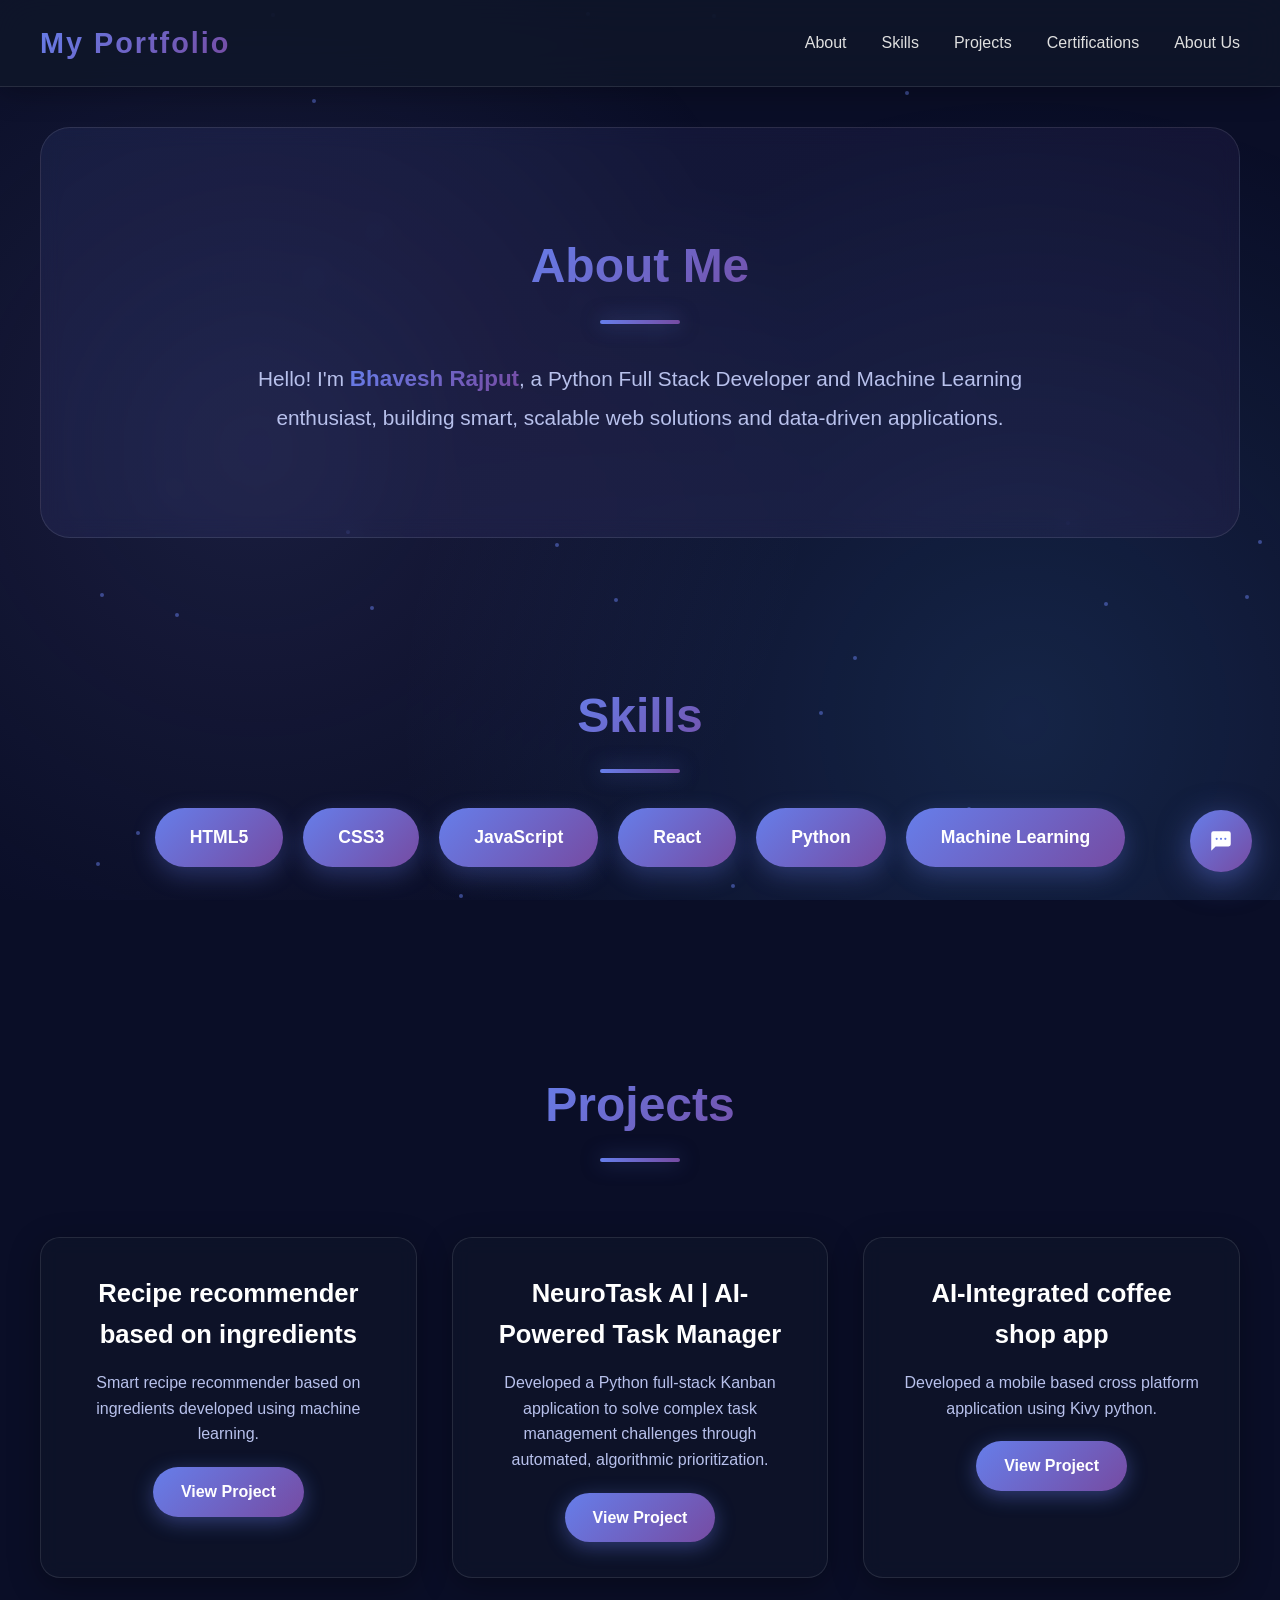
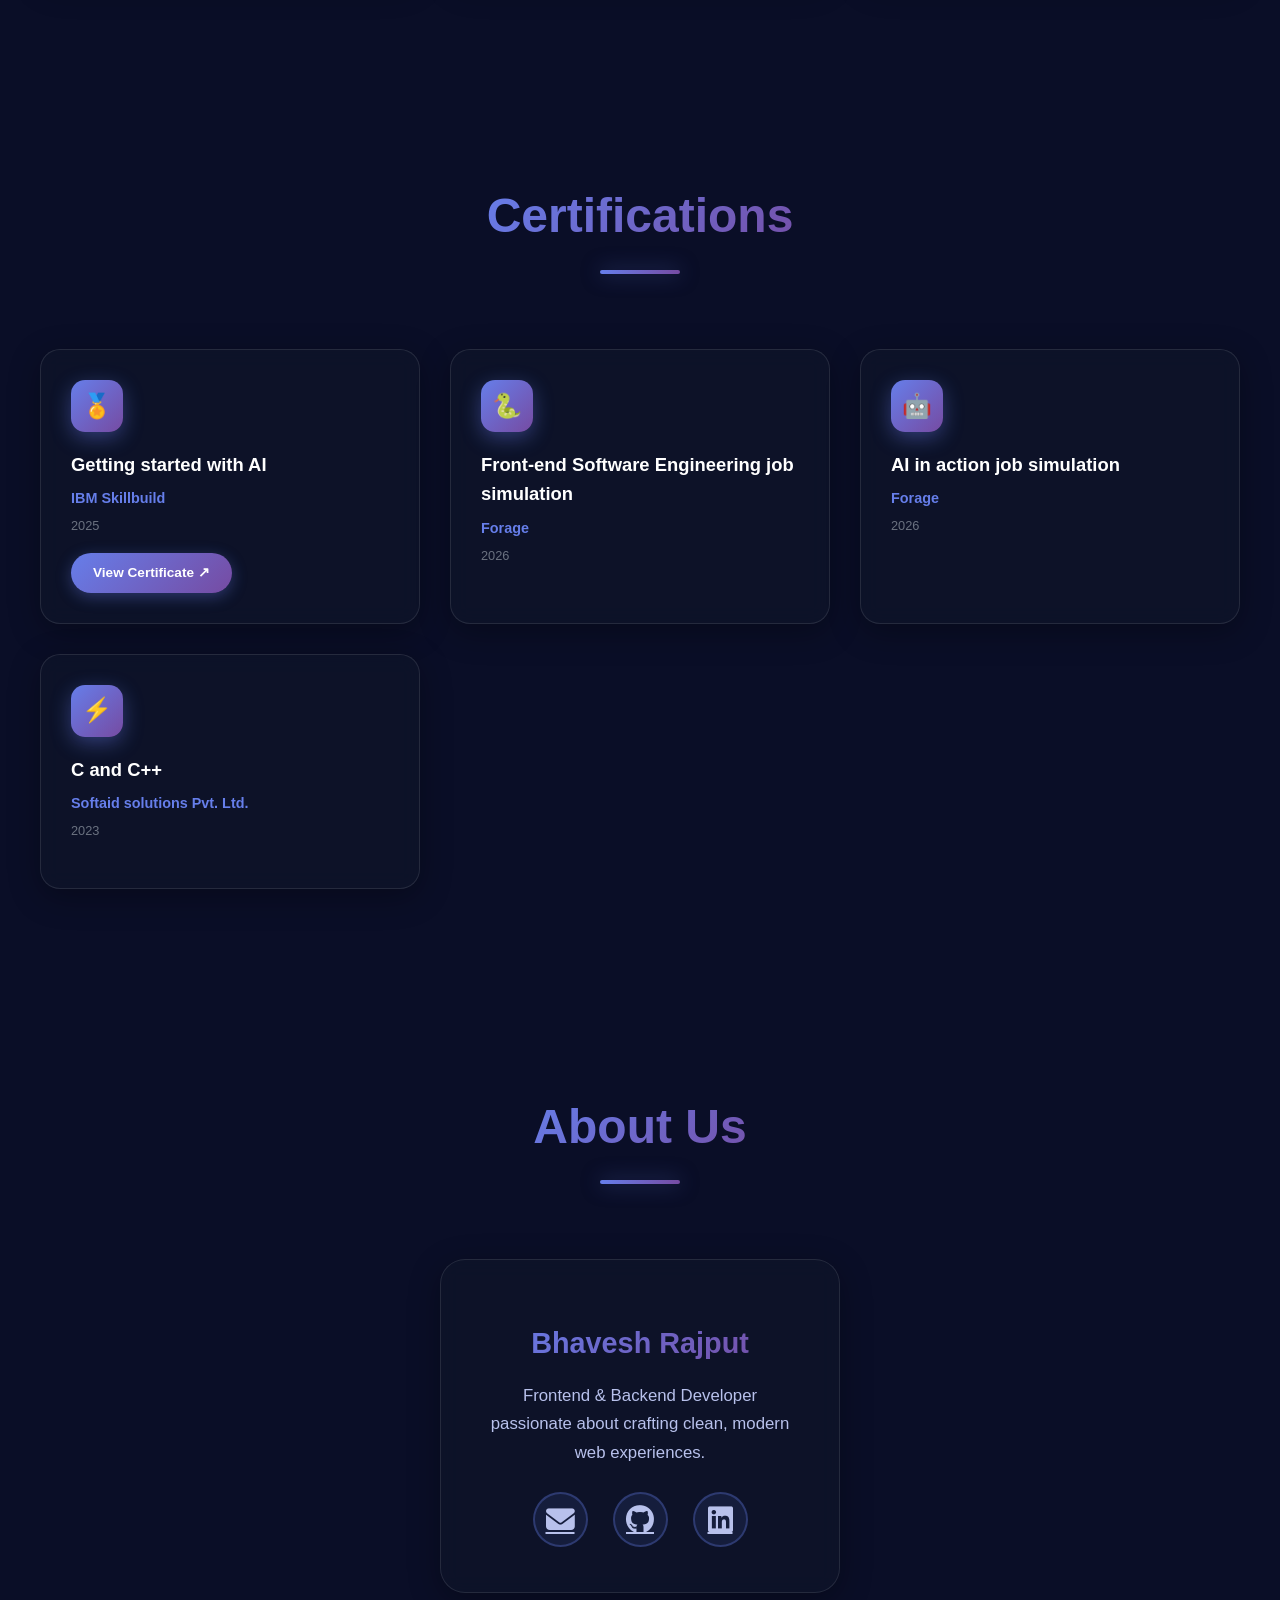
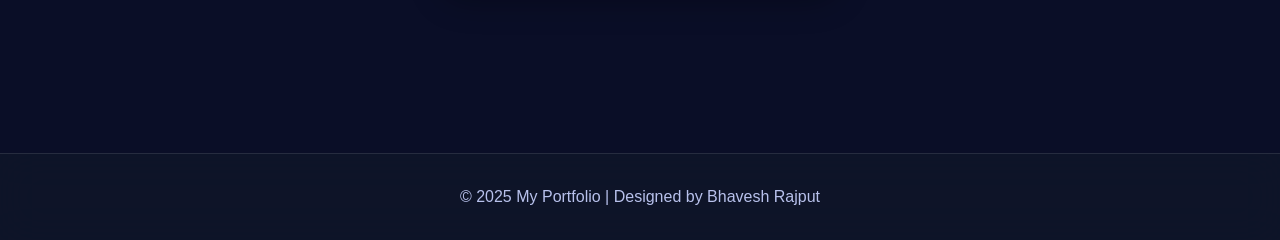
<file: index.html>
<!DOCTYPE html>
<html lang="en">
<head>
  <meta charset="UTF-8">
  <meta name="viewport" content="width=device-width, initial-scale=1.0">
  <title>Bhavesh Rajput | Portfolio</title>
  <link rel="stylesheet" href="https://cdnjs.cloudflare.com/ajax/libs/font-awesome/6.5.1/css/all.min.css" integrity="sha512-DTOQO9RWCH3ppGqcWaEA1BIZOC6xxalwEsw9c2QQeAIftl+Vegovlnee1c9QX4TctnWMn13TZye+giMm8e2LwA==" crossorigin="anonymous" referrerpolicy="no-referrer" />
  <link rel="preconnect" href="https://fonts.googleapis.com">
  <link rel="preconnect" href="https://fonts.gstatic.com" crossorigin>
  <link href="https://fonts.googleapis.com/css2?family=DM+Mono:ital,wght@0,300;0,400;0,500;1,300&family=Syne:wght@400;600;700;800&display=swap" rel="stylesheet">

  <meta name="cb-api" content="https://portfolio-6pbh.onrender.com">
  <style>
    * {
      margin: 0;
      padding: 0;
      box-sizing: border-box;
    }

    body {
      font-family: 'Segoe UI', Tahoma, Geneva, Verdana, sans-serif;
      line-height: 1.6;
      color: #e0e0e0;
      background: #0a0e27;
      overflow-x: hidden;
    }

    /* Animated background */
    body::before {
      content: "";
      position: fixed;
      top: 0;
      left: 0;
      width: 100%;
      height: 100%;
      background: radial-gradient(circle at 20% 50%, rgba(120, 119, 198, 0.15), transparent 50%),
                  radial-gradient(circle at 80% 80%, rgba(88, 166, 255, 0.15), transparent 50%);
      z-index: -1;
      animation: bgShift 15s ease-in-out infinite;
    }

    @keyframes bgShift {
      0%, 100% { opacity: 1; transform: scale(1); }
      50% { opacity: 0.8; transform: scale(1.1); }
    }

    /* Navbar */
    header {
      background: rgba(15, 23, 42, 0.8);
      backdrop-filter: blur(20px);
      border-bottom: 1px solid rgba(255, 255, 255, 0.1);
      padding: 20px 40px;
      position: sticky;
      top: 0;
      z-index: 1000;
      box-shadow: 0 4px 30px rgba(0, 0, 0, 0.3);
    }

    nav {
      display: flex;
      justify-content: space-between;
      align-items: center;
      max-width: 1400px;
      margin: 0 auto;
    }

    .logo {
      font-size: 1.8rem;
      font-weight: 700;
      background: linear-gradient(135deg, #667eea 0%, #764ba2 100%);
      -webkit-background-clip: text;
      -webkit-text-fill-color: transparent;
      background-clip: text;
      letter-spacing: 2px;
    }

    .nav-links {
      list-style: none;
      display: flex;
      gap: 35px;
    }

    .nav-links a {
      color: #e0e0e0;
      text-decoration: none;
      font-weight: 500;
      font-size: 1rem;
      position: relative;
      transition: all 0.3s ease;
    }

    .nav-links a::after {
      content: "";
      position: absolute;
      bottom: -5px;
      left: 0;
      width: 0;
      height: 2px;
      background: linear-gradient(90deg, #667eea, #764ba2);
      transition: width 0.3s ease;
    }

    .nav-links a:hover { color: #fff; }
    .nav-links a:hover::after { width: 100%; }

    /* Sections */
    section {
      padding: 100px 40px;
      text-align: center;
      position: relative;
    }

    .container { max-width: 1200px; margin: auto; }

    h2 {
      font-size: 3rem;
      margin-bottom: 20px;
      background: linear-gradient(135deg, #667eea 0%, #764ba2 100%);
      -webkit-background-clip: text;
      -webkit-text-fill-color: transparent;
      background-clip: text;
      position: relative;
      display: inline-block;
      animation: fadeInUp 0.8s ease;
    }

    @keyframes fadeInUp {
      from { opacity: 0; transform: translateY(30px); }
      to   { opacity: 1; transform: translateY(0); }
    }

    h2::after {
      content: "";
      display: block;
      width: 80px;
      height: 4px;
      margin: 15px auto;
      background: linear-gradient(90deg, #667eea, #764ba2);
      border-radius: 5px;
      box-shadow: 0 0 20px rgba(102, 126, 234, 0.5);
    }

    /* About Section */
    #about {
      background: linear-gradient(135deg, rgba(102, 126, 234, 0.1) 0%, rgba(118, 75, 162, 0.1) 100%);
      border-radius: 30px;
      margin: 40px;
      backdrop-filter: blur(10px);
      border: 1px solid rgba(255, 255, 255, 0.1);
    }

    #about p {
      font-size: 1.3rem;
      line-height: 1.8;
      color: #b8c1ec;
      max-width: 800px;
      margin: 0 auto;
      animation: fadeInUp 1s ease 0.2s backwards;
    }

    .highlight {
      background: linear-gradient(135deg, #667eea 0%, #764ba2 100%);
      -webkit-background-clip: text;
      -webkit-text-fill-color: transparent;
      background-clip: text;
      font-weight: 700;
      font-size: 1.4rem;
    }

    /* Skills */
    .skills-list {
      display: flex;
      justify-content: center;
      gap: 20px;
      flex-wrap: wrap;
      animation: fadeInUp 1s ease 0.4s backwards;
    }

    .skills-list li {
      background: linear-gradient(135deg, #667eea 0%, #764ba2 100%);
      color: white;
      padding: 15px 35px;
      border-radius: 50px;
      font-weight: 600;
      font-size: 1.1rem;
      transition: all 0.3s ease;
      box-shadow: 0 8px 25px rgba(102, 126, 234, 0.3);
      position: relative;
      overflow: hidden;
    }

    .skills-list li::before {
      content: "";
      position: absolute;
      top: 0;
      left: -100%;
      width: 100%;
      height: 100%;
      background: linear-gradient(90deg, transparent, rgba(255, 255, 255, 0.3), transparent);
      transition: left 0.5s ease;
    }

    .skills-list li:hover {
      transform: translateY(-8px) scale(1.05);
      box-shadow: 0 12px 35px rgba(102, 126, 234, 0.5);
    }

    .skills-list li:hover::before { left: 100%; }

    /* Projects */
    .projects-grid {
      display: grid;
      grid-template-columns: repeat(auto-fit, minmax(320px, 1fr));
      gap: 35px;
      margin-top: 40px;
    }

    .project-card {
      background: rgba(15, 23, 42, 0.6);
      backdrop-filter: blur(10px);
      padding: 35px;
      border-radius: 20px;
      transition: all 0.4s ease;
      box-shadow: 0 8px 32px rgba(0, 0, 0, 0.3);
      border: 1px solid rgba(255, 255, 255, 0.1);
      position: relative;
      overflow: hidden;
      animation: fadeInUp 1s ease backwards;
    }

    .project-card:nth-child(1) { animation-delay: 0.2s; }
    .project-card:nth-child(2) { animation-delay: 0.4s; }
    .project-card:nth-child(3) { animation-delay: 0.6s; }

    .project-card::before {
      content: "";
      position: absolute;
      top: 0; left: 0;
      width: 100%; height: 100%;
      background: linear-gradient(135deg, rgba(102, 126, 234, 0.1) 0%, rgba(118, 75, 162, 0.1) 100%);
      opacity: 0;
      transition: opacity 0.3s ease;
    }

    .project-card:hover {
      transform: translateY(-12px) scale(1.02);
      box-shadow: 0 15px 50px rgba(102, 126, 234, 0.4);
      border-color: rgba(102, 126, 234, 0.5);
    }

    .project-card:hover::before { opacity: 1; }

    .project-card h3 {
      color: #fff;
      font-size: 1.6rem;
      margin-bottom: 15px;
      position: relative;
      z-index: 1;
    }

    .project-card p {
      color: #b8c1ec;
      font-size: 1rem;
      margin-bottom: 20px;
      position: relative;
      z-index: 1;
    }

    .project-card a {
      display: inline-block;
      text-decoration: none;
      background: linear-gradient(135deg, #667eea 0%, #764ba2 100%);
      color: #fff;
      padding: 12px 28px;
      border-radius: 50px;
      transition: all 0.3s ease;
      font-weight: 600;
      box-shadow: 0 5px 20px rgba(102, 126, 234, 0.4);
      position: relative;
      z-index: 1;
    }

    .project-card a:hover {
      transform: scale(1.05);
      box-shadow: 0 8px 30px rgba(102, 126, 234, 0.6);
    }

    /* Team Section */
    .team-grid {
      display: flex;
      justify-content: center;
      margin-top: 40px;
    }

    .team-card {
      background: rgba(15, 23, 42, 0.6);
      backdrop-filter: blur(10px);
      padding: 45px;
      border-radius: 25px;
      text-align: center;
      box-shadow: 0 8px 32px rgba(0, 0, 0, 0.3);
      transition: all 0.4s ease;
      max-width: 400px;
      border: 1px solid rgba(255, 255, 255, 0.1);
      animation: fadeInUp 1s ease 0.6s backwards;
    }

    .team-card:hover {
      transform: translateY(-12px);
      box-shadow: 0 15px 50px rgba(102, 126, 234, 0.4);
      border-color: rgba(102, 126, 234, 0.5);
    }

    .team-card h3 {
      margin: 15px 0;
      color: #fff;
      font-size: 1.8rem;
      background: linear-gradient(135deg, #667eea 0%, #764ba2 100%);
      -webkit-background-clip: text;
      -webkit-text-fill-color: transparent;
      background-clip: text;
    }

    .team-card p {
      font-size: 1.05rem;
      color: #b8c1ec;
      margin-bottom: 25px;
      line-height: 1.7;
    }

    /* Social Links */
    .social-links {
      display: flex;
      justify-content: center;
      gap: 25px;
    }

    .social-links a {
      font-size: 1.8rem;
      color: #b8c1ec;
      transition: all 0.3s ease;
      width: 55px;
      height: 55px;
      display: flex;
      align-items: center;
      justify-content: center;
      border-radius: 50%;
      background: rgba(102, 126, 234, 0.1);
      border: 2px solid rgba(102, 126, 234, 0.3);
    }

    .social-links a:hover {
      color: #fff;
      background: linear-gradient(135deg, #667eea 0%, #764ba2 100%);
      transform: translateY(-5px) rotate(360deg);
      box-shadow: 0 8px 25px rgba(102, 126, 234, 0.5);
      border-color: transparent;
    }

    /* Footer */
    footer {
      background: rgba(15, 23, 42, 0.8);
      backdrop-filter: blur(20px);
      color: #b8c1ec;
      text-align: center;
      padding: 30px;
      margin-top: 60px;
      font-size: 1rem;
      border-top: 1px solid rgba(255, 255, 255, 0.1);
    }

    /* Active nav link */
    .nav-links a.active {
      color: #fff;
    }
    .nav-links a.active::after {
      width: 100%;
    }

    /* Mobile hamburger */
    .hamburger {
      display: none;
      flex-direction: column;
      gap: 5px;
      background: none;
      border: none;
      cursor: pointer;
      padding: 4px;
    }
    .hamburger span {
      display: block;
      width: 26px;
      height: 2px;
      background: #e0e0e0;
      border-radius: 2px;
      transition: all 0.3s ease;
    }
    .hamburger.open span:nth-child(1) { transform: translateY(7px) rotate(45deg); }
    .hamburger.open span:nth-child(2) { opacity: 0; }
    .hamburger.open span:nth-child(3) { transform: translateY(-7px) rotate(-45deg); }

    /* Certifications */
    .certs-grid {
      display: grid;
      grid-template-columns: repeat(auto-fit, minmax(280px, 1fr));
      gap: 30px;
      margin-top: 40px;
    }

    .cert-card {
      background: rgba(15, 23, 42, 0.6);
      backdrop-filter: blur(10px);
      padding: 30px;
      border-radius: 20px;
      border: 1px solid rgba(255, 255, 255, 0.1);
      box-shadow: 0 8px 32px rgba(0, 0, 0, 0.3);
      transition: all 0.4s ease;
      position: relative;
      overflow: hidden;
      text-align: left;
      animation: fadeInUp 1s ease backwards;
    }

    .cert-card:nth-child(1) { animation-delay: 0.1s; }
    .cert-card:nth-child(2) { animation-delay: 0.25s; }
    .cert-card:nth-child(3) { animation-delay: 0.4s; }
    .cert-card:nth-child(4) { animation-delay: 0.55s; }

    .cert-card::before {
      content: "";
      position: absolute;
      top: 0; left: 0;
      width: 100%; height: 100%;
      background: linear-gradient(135deg, rgba(102, 126, 234, 0.1) 0%, rgba(118, 75, 162, 0.1) 100%);
      opacity: 0;
      transition: opacity 0.3s ease;
    }

    .cert-card:hover {
      transform: translateY(-10px) scale(1.02);
      box-shadow: 0 15px 50px rgba(102, 126, 234, 0.4);
      border-color: rgba(102, 126, 234, 0.5);
    }

    .cert-card:hover::before { opacity: 1; }

    .cert-badge {
      width: 52px;
      height: 52px;
      border-radius: 14px;
      background: linear-gradient(135deg, #667eea 0%, #764ba2 100%);
      display: flex;
      align-items: center;
      justify-content: center;
      font-size: 1.5rem;
      margin-bottom: 18px;
      box-shadow: 0 6px 20px rgba(102, 126, 234, 0.4);
      position: relative;
      z-index: 1;
    }

    .cert-card h3 {
      color: #fff;
      font-size: 1.15rem;
      font-weight: 700;
      margin-bottom: 8px;
      position: relative;
      z-index: 1;
    }

    .cert-card .cert-issuer {
      font-size: 0.9rem;
      color: #667eea;
      font-weight: 600;
      margin-bottom: 6px;
      position: relative;
      z-index: 1;
    }

    .cert-card .cert-date {
      font-size: 0.8rem;
      color: #6b7280;
      margin-bottom: 16px;
      position: relative;
      z-index: 1;
    }

    .cert-card a {
      display: inline-flex;
      align-items: center;
      gap: 6px;
      text-decoration: none;
      background: linear-gradient(135deg, #667eea 0%, #764ba2 100%);
      color: #fff;
      padding: 9px 22px;
      border-radius: 50px;
      font-size: 0.85rem;
      font-weight: 600;
      transition: all 0.3s ease;
      box-shadow: 0 4px 15px rgba(102, 126, 234, 0.35);
      position: relative;
      z-index: 1;
    }

    .cert-card a:hover {
      transform: scale(1.05);
      box-shadow: 0 6px 25px rgba(102, 126, 234, 0.55);
    }

    /* Responsive */
    @media(max-width: 768px) {
      nav { flex-direction: row; flex-wrap: wrap; }
      .hamburger { display: flex; }
      .nav-links {
        display: none;
        width: 100%;
        flex-direction: column;
        gap: 0;
        background: rgba(15, 23, 42, 0.98);
        border-radius: 12px;
        padding: 10px 0;
        margin-top: 10px;
        border: 1px solid rgba(255,255,255,0.08);
      }
      .nav-links.open { display: flex; }
      .nav-links li { width: 100%; }
      .nav-links a {
        display: block;
        padding: 12px 20px;
        border-radius: 8px;
      }
      h2 { font-size: 2.2rem; }
      section { padding: 60px 20px; }
      .skills-list li { padding: 12px 25px; font-size: 1rem; }
      .social-links a { width: 50px; height: 50px; font-size: 1.5rem; }
      .certs-grid { grid-template-columns: 1fr; }
    }

    /* Floating particles */
    .particle {
      position: fixed;
      width: 4px;
      height: 4px;
      background: rgba(102, 126, 234, 0.5);
      border-radius: 50%;
      pointer-events: none;
      animation: float 8s ease-in-out infinite;
      z-index: -1;
    }

    @keyframes float {
      0%, 100% { transform: translateY(0) translateX(0); opacity: 0; }
      50% { opacity: 1; }
    }

    /* ═══════════════════════════════════════════════════════════
       CHATBOT WIDGET STYLES
    ════════════════════════════════════════════════════════════ */
    :root {
      --cb-accent:   #667eea;
      --cb-accent2:  #764ba2;
      --cb-surface:  rgba(10, 14, 39, 0.97);
      --cb-border:   rgba(102, 126, 234, 0.2);
      --cb-text:     #e0e0e0;
      --cb-muted:    #6b7280;
      --cb-msg-bot:  rgba(102, 126, 234, 0.08);
      --cb-msg-user: linear-gradient(135deg, #667eea, #764ba2);
      --cb-r:        16px;
      --cb-font:     'Syne', 'Segoe UI', sans-serif;
      --cb-mono:     'DM Mono', 'Courier New', monospace;
    }

    /* ── Launcher ── */
    #cb-launcher {
      position: fixed;
      bottom: 28px;
      right: 28px;
      z-index: 9999;
      width: 62px;
      height: 62px;
      border-radius: 50%;
      border: none;
      cursor: pointer;
      background: linear-gradient(135deg, #667eea, #764ba2);
      box-shadow: 0 8px 32px rgba(102, 126, 234, 0.5), 0 0 0 0 rgba(102, 126, 234, 0.4);
      display: flex;
      align-items: center;
      justify-content: center;
      transition: transform 0.3s cubic-bezier(0.34,1.56,0.64,1);
      animation: cb-pulse 2.8s ease-out infinite;
    }
    #cb-launcher:hover { transform: scale(1.12); }
    #cb-launcher.open  { animation: none; box-shadow: 0 8px 32px rgba(102,126,234,0.5); }

    @keyframes cb-pulse {
      0%   { box-shadow: 0 8px 32px rgba(102,126,234,0.5), 0 0 0 0 rgba(102,126,234,0.4); }
      65%  { box-shadow: 0 8px 32px rgba(102,126,234,0.5), 0 0 0 16px rgba(102,126,234,0); }
      100% { box-shadow: 0 8px 32px rgba(102,126,234,0.5), 0 0 0 0 rgba(102,126,234,0); }
    }

    .cb-icon { position: absolute; transition: all 0.3s cubic-bezier(0.34,1.56,0.64,1); }
    .cb-icon-chat  { opacity: 1;  transform: rotate(0deg) scale(1); }
    .cb-icon-close { opacity: 0; transform: rotate(-90deg) scale(0.5); }
    #cb-launcher.open .cb-icon-chat  { opacity: 0; transform: rotate(90deg) scale(0.5); }
    #cb-launcher.open .cb-icon-close { opacity: 1; transform: rotate(0deg) scale(1); }

    /* Tooltip */
    #cb-launcher::before {
      content: 'Ask me anything!';
      position: absolute;
      right: 72px;
      bottom: 50%;
      transform: translateY(50%);
      background: rgba(10,14,39,0.95);
      border: 1px solid var(--cb-border);
      color: var(--cb-text);
      font-family: var(--cb-font);
      font-size: 0.75rem;
      padding: 7px 13px;
      border-radius: 8px;
      white-space: nowrap;
      opacity: 0;
      pointer-events: none;
      transition: opacity 0.2s;
      backdrop-filter: blur(12px);
    }
    #cb-launcher::after {
      content: '';
      position: absolute;
      right: 68px;
      bottom: 50%;
      transform: translateY(50%);
      border: 5px solid transparent;
      border-left-color: rgba(10,14,39,0.95);
      opacity: 0;
      pointer-events: none;
      transition: opacity 0.2s;
    }
    #cb-launcher:not(.open):hover::before,
    #cb-launcher:not(.open):hover::after { opacity: 1; }

    /* ── Chat Window ── */
    #cb-window {
      position: fixed;
      bottom: 104px;
      right: 28px;
      z-index: 9998;
      width: min(420px, calc(100vw - 40px));
      height: min(580px, calc(100vh - 150px));
      background: var(--cb-surface);
      border: 1px solid var(--cb-border);
      border-radius: var(--cb-r);
      display: flex;
      flex-direction: column;
      overflow: hidden;
      backdrop-filter: blur(28px) saturate(160%);
      -webkit-backdrop-filter: blur(28px) saturate(160%);
      box-shadow:
        0 32px 80px rgba(0,0,0,0.7),
        0 0 0 1px rgba(102,126,234,0.15),
        inset 0 1px 0 rgba(255,255,255,0.06);
      transform: translateY(24px) scale(0.95);
      opacity: 0;
      pointer-events: none;
      transition: transform 0.38s cubic-bezier(0.34,1.56,0.64,1), opacity 0.22s ease;
    }
    #cb-window.visible {
      transform: translateY(0) scale(1);
      opacity: 1;
      pointer-events: all;
    }

    /* ── Header ── */
    .cb-header {
      padding: 14px 16px;
      border-bottom: 1px solid var(--cb-border);
      display: flex;
      align-items: center;
      gap: 11px;
      background: linear-gradient(180deg, rgba(102,126,234,0.07) 0%, transparent 100%);
      flex-shrink: 0;
    }

    .cb-avatar {
      width: 42px;
      height: 42px;
      border-radius: 50%;
      background: linear-gradient(135deg, #667eea, #764ba2);
      display: flex;
      align-items: center;
      justify-content: center;
      flex-shrink: 0;
      font-size: 20px;
      position: relative;
      box-shadow: 0 4px 16px rgba(102,126,234,0.4);
    }
    .cb-avatar::after {
      content: '';
      position: absolute;
      bottom: 1px; right: 1px;
      width: 11px; height: 11px;
      border-radius: 50%;
      background: #22c55e;
      border: 2px solid #0a0e27;
    }

    .cb-header-info { flex: 1; min-width: 0; }
    .cb-header-info h3 {
      font-family: var(--cb-font);
      font-size: 0.93rem;
      font-weight: 700;
      color: #fff;
      letter-spacing: 0.02em;
    }
    .cb-header-info p {
      font-family: var(--cb-mono);
      font-size: 0.68rem;
      color: var(--cb-muted);
      margin-top: 1px;
    }

    .cb-badge {
      font-family: var(--cb-mono);
      font-size: 0.58rem;
      padding: 3px 9px;
      border-radius: 99px;
      background: rgba(102,126,234,0.14);
      color: #667eea;
      border: 1px solid rgba(102,126,234,0.3);
      letter-spacing: 0.1em;
      text-transform: uppercase;
      white-space: nowrap;
    }

    /* ── Messages ── */
    .cb-messages {
      flex: 1;
      overflow-y: auto;
      padding: 16px 13px;
      display: flex;
      flex-direction: column;
      gap: 13px;
      scroll-behavior: smooth;
    }
    .cb-messages::-webkit-scrollbar { width: 3px; }
    .cb-messages::-webkit-scrollbar-track { background: transparent; }
    .cb-messages::-webkit-scrollbar-thumb { background: var(--cb-border); border-radius: 99px; }

    /* ── Bubbles ── */
    .cb-msg {
      display: flex;
      gap: 9px;
      align-items: flex-end;
      animation: cb-msg-in 0.28s cubic-bezier(0.34,1.56,0.64,1) both;
    }
    @keyframes cb-msg-in {
      from { opacity: 0; transform: translateY(8px) scale(0.97); }
      to   { opacity: 1; transform: translateY(0) scale(1); }
    }
    .cb-msg.user { flex-direction: row-reverse; }

    .cb-msg-ava {
      width: 28px; height: 28px;
      border-radius: 50%;
      flex-shrink: 0;
      display: flex; align-items: center; justify-content: center;
      font-size: 13px;
    }
    .cb-msg.bot  .cb-msg-ava { background: linear-gradient(135deg,#667eea,#764ba2); }
    .cb-msg.user .cb-msg-ava { background: rgba(102,126,234,0.15); border: 1px solid var(--cb-border); }

    .cb-msg-body { max-width: 83%; }

    .cb-bubble {
      padding: 10px 14px;
      border-radius: 14px;
      font-size: 0.86rem;
      line-height: 1.55;
      color: var(--cb-text);
      word-break: break-word;
    }
    .cb-msg.bot .cb-bubble {
      background: var(--cb-msg-bot);
      border: 1px solid var(--cb-border);
      border-bottom-left-radius: 4px;
    }
    .cb-msg.user .cb-bubble {
      background: var(--cb-msg-user);
      border-bottom-right-radius: 4px;
      color: #fff;
    }

    /* Markdown rendering */
    .cb-bubble p  { margin: 0 0 7px; }
    .cb-bubble p:last-child { margin-bottom: 0; }
    .cb-bubble code {
      font-family: var(--cb-mono);
      font-size: 0.78rem;
      background: rgba(0,0,0,0.35);
      padding: 1px 5px;
      border-radius: 4px;
      color: #7dd3fc;
    }
    .cb-bubble pre {
      background: rgba(0,0,0,0.4);
      border: 1px solid rgba(255,255,255,0.08);
      border-radius: 8px;
      padding: 10px 12px;
      overflow-x: auto;
      margin: 7px 0;
    }
    .cb-bubble pre code { background: none; padding: 0; color: #7dd3fc; }
    .cb-bubble strong { color: #fff; font-weight: 600; }
    .cb-bubble ul, .cb-bubble ol { padding-left: 17px; margin: 5px 0; }
    .cb-bubble li { margin: 3px 0; }
    .cb-bubble a { color: #667eea; text-decoration: underline; }

    .cb-meta {
      display: flex;
      align-items: center;
      gap: 6px;
      margin-top: 4px;
      padding: 0 2px;
    }
    .cb-msg.user .cb-meta { justify-content: flex-end; }
    .cb-time {
      font-family: var(--cb-mono);
      font-size: 0.6rem;
      color: var(--cb-muted);
    }
    .cb-src {
      font-family: var(--cb-mono);
      font-size: 0.56rem;
      padding: 1px 6px;
      border-radius: 99px;
      border: 1px solid;
      letter-spacing: 0.07em;
      text-transform: uppercase;
    }
    .cb-src.rag    { color: #22c55e; border-color: rgba(34,197,94,0.3); background: rgba(34,197,94,0.07); }
    .cb-src.llm    { color: #667eea; border-color: rgba(102,126,234,0.3); background: rgba(102,126,234,0.07); }
    .cb-src.hybrid { color: #f59e0b; border-color: rgba(245,158,11,0.3); background: rgba(245,158,11,0.07); }

    /* ── Typing ── */
    .cb-typing .cb-bubble {
      display: flex; gap: 5px; align-items: center;
      padding: 13px 16px;
    }
    .cb-dot {
      width: 7px; height: 7px;
      border-radius: 50%;
      background: var(--cb-muted);
      animation: cb-bounce 1.2s ease-in-out infinite;
    }
    .cb-dot:nth-child(2) { animation-delay: 0.18s; }
    .cb-dot:nth-child(3) { animation-delay: 0.36s; }
    @keyframes cb-bounce {
      0%,60%,100% { transform: translateY(0); opacity: 0.45; }
      30%          { transform: translateY(-5px); opacity: 1; }
    }

    /* ── Suggestions ── */
    .cb-suggestions {
      display: flex;
      flex-wrap: wrap;
      gap: 6px;
      margin-top: 5px;
    }
    .cb-sugg {
      font-family: var(--cb-font);
      font-size: 0.71rem;
      padding: 5px 12px;
      border-radius: 99px;
      border: 1px solid rgba(102,126,234,0.3);
      background: rgba(102,126,234,0.07);
      color: #667eea;
      cursor: pointer;
      transition: all 0.2s;
      white-space: nowrap;
    }
    .cb-sugg:hover {
      background: rgba(102,126,234,0.18);
      border-color: #667eea;
      transform: translateY(-1px);
    }

    /* ── Input ── */
    .cb-input-area {
      padding: 12px 13px 13px;
      border-top: 1px solid var(--cb-border);
      background: rgba(0,0,0,0.25);
      flex-shrink: 0;
    }
    .cb-input-row { display: flex; gap: 9px; align-items: flex-end; }

    #cb-input {
      flex: 1;
      min-height: 40px;
      max-height: 108px;
      padding: 10px 13px;
      border-radius: 11px;
      border: 1px solid var(--cb-border);
      background: rgba(255,255,255,0.04);
      color: var(--cb-text);
      font-family: var(--cb-font);
      font-size: 0.86rem;
      resize: none;
      outline: none;
      transition: border-color 0.2s;
      line-height: 1.4;
      overflow-y: auto;
    }
    #cb-input::placeholder { color: var(--cb-muted); }
    #cb-input:focus { border-color: rgba(102,126,234,0.5); }
    #cb-input::-webkit-scrollbar { width: 3px; }

    #cb-send {
      width: 40px; height: 40px;
      border-radius: 11px;
      border: none;
      background: linear-gradient(135deg, #667eea, #764ba2);
      cursor: pointer;
      display: flex; align-items: center; justify-content: center;
      flex-shrink: 0;
      transition: transform 0.2s cubic-bezier(0.34,1.56,0.64,1), opacity 0.2s;
      box-shadow: 0 4px 16px rgba(102,126,234,0.35);
    }
    #cb-send:hover { transform: scale(1.08); }
    #cb-send:active { transform: scale(0.94); }
    #cb-send:disabled { opacity: 0.38; cursor: not-allowed; transform: none; }
    #cb-send svg { width: 17px; height: 17px; }

    .cb-hint {
      font-family: var(--cb-mono);
      font-size: 0.58rem;
      color: var(--cb-muted);
      text-align: center;
      margin-top: 6px;
      letter-spacing: 0.04em;
    }
    .cb-hint span { color: rgba(102,126,234,0.7); }

    /* Error bubble */
    .cb-error .cb-bubble {
      background: rgba(239,68,68,0.07);
      border-color: rgba(239,68,68,0.25);
      color: #fca5a5;
    }

    @media(max-width: 480px) {
      #cb-window { right: 12px; bottom: 90px; width: calc(100vw - 24px); }
      #cb-launcher { right: 16px; bottom: 16px; }
    }
  </style>
</head>
<body>

  <!-- ═══════════════ PORTFOLIO HTML (unchanged) ═══════════════ -->

  <header>
    <nav>
      <h1 class="logo">My Portfolio</h1>
      <button class="hamburger" id="hamburger" aria-label="Toggle menu">
        <span></span><span></span><span></span>
      </button>
      <ul class="nav-links" id="nav-links">
        <li><a href="#about">About</a></li>
        <li><a href="#skills">Skills</a></li>
        <li><a href="#projects">Projects</a></li>
        <li><a href="#certifications">Certifications</a></li>
        <li><a href="#team">About Us</a></li>
      </ul>
    </nav>
  </header>

  <section id="about">
    <div class="container">
      <h2>About Me</h2>
      <p>Hello! I'm <span class="highlight">Bhavesh Rajput</span>, a Python Full Stack Developer and Machine Learning enthusiast, building smart, scalable web solutions and data-driven applications.</p>
    </div>
  </section>

  <section id="skills">
    <div class="container">
      <h2>Skills</h2>
      <ul class="skills-list">
        <li>HTML5</li>
        <li>CSS3</li>
        <li>JavaScript</li>
        <li>React</li>
        <li>Python</li>
        <li>Machine Learning</li>
      </ul>
    </div>
  </section>

  <section id="projects">
    <div class="container">
      <h2>Projects</h2>
      <div class="projects-grid">
        <div class="project-card">
          <h3>Recipe recommender based on ingredients</h3>
          <p>Smart recipe recommender based on ingredients developed using machine learning.</p>
          <a href="https://recipe-recommender-0uoq.onrender.com" target="_blank">View Project</a>
        </div>
        <div class="project-card">
          <h3>NeuroTask AI | AI-Powered Task Manager</h3>
          <p>Developed a Python full-stack Kanban application to solve complex task management challenges through automated, algorithmic prioritization.</p>
          <a href="https://neurotask-20b3.onrender.com" target="_blank">View Project</a>
        </div>
        <div class="project-card">
          <h3>AI-Integrated coffee shop app</h3>
          <p>Developed a mobile based cross platform application using Kivy python.</p>
          <a href="https://www.mediafire.com/file/me7soozmntqi7dm/CoffeeConnect.apk/file" target="_blank">View Project</a>
        </div>
      </div>
    </div>
  </section>

  <section id="certifications">
    <div class="container">
      <h2>Certifications</h2>
      <div class="certs-grid">

        <div class="cert-card">
          <div class="cert-badge">🏅</div>
          <h3>Getting started with AI</h3>
          <div class="cert-issuer">IBM Skillbuild</div>
          <div class="cert-date">2025</div>
          <a href="https://www.credly.com/badges/97a7864f-c412-4be3-8ebc-f596b3568c57/public_url" target="_blank">View Certificate ↗</a>
        </div>

        <div class="cert-card">
          <div class="cert-badge">🐍</div>
          <h3>Front-end Software Engineering job simulation</h3>
          <div class="cert-issuer">Forage</div>
          <div class="cert-date">2026</div>
        </div>

        <div class="cert-card">
          <div class="cert-badge">🤖</div>
          <h3>AI in action job simulation</h3>
          <div class="cert-issuer">Forage</div>
          <div class="cert-date">2026</div>
        </div>

        <div class="cert-card">
          <div class="cert-badge">⚡</div>
          <h3>C and C++</h3>
          <div class="cert-issuer">Softaid solutions Pvt. Ltd.</div>
          <div class="cert-date">2023</div>
        </div>

      </div>
    </div>
  </section>

  <section id="team">
    <div class="container">
      <h2>About Us</h2>
      <div class="team-grid">
        <div class="team-card">
          <h3>Bhavesh Rajput</h3>
          <p>Frontend &amp; Backend Developer passionate about crafting clean, modern web experiences.</p>
          <div class="social-links">
            <a href="mailto:bhaveshrajput4321@gmail.com" target="_blank" title="Email"><i class="fas fa-envelope"></i></a>
            <a href="https://github.com/iambhaveshrajput" target="_blank" title="GitHub"><i class="fab fa-github"></i></a>
            <a href="https://www.linkedin.com/in/bhavesh-rajput-3972a7367" target="_blank" title="LinkedIn"><i class="fab fa-linkedin"></i></a>
          </div>
        </div>
      </div>
    </div>
  </section>

  <footer>
    <p>© 2025 My Portfolio | Designed by Bhavesh Rajput</p>
  </footer>

  <!-- ═══════════════ CHATBOT WIDGET ═══════════════ -->

  <!-- Launcher button -->
  <button id="cb-launcher" aria-label="Open portfolio assistant">
    <!-- Chat icon -->
    <svg class="cb-icon cb-icon-chat" width="26" height="26" viewBox="0 0 24 24" fill="none" xmlns="http://www.w3.org/2000/svg">
      <path d="M21 15a2 2 0 0 1-2 2H7l-4 4V5a2 2 0 0 1 2-2h14a2 2 0 0 1 2 2z" fill="white"/>
      <circle cx="8" cy="10" r="1" fill="#667eea"/>
      <circle cx="12" cy="10" r="1" fill="#667eea"/>
      <circle cx="16" cy="10" r="1" fill="#667eea"/>
    </svg>
    <!-- Close icon -->
    <svg class="cb-icon cb-icon-close" width="22" height="22" viewBox="0 0 24 24" fill="none" xmlns="http://www.w3.org/2000/svg">
      <path d="M18 6 6 18M6 6l12 12" stroke="white" stroke-width="2.5" stroke-linecap="round"/>
    </svg>
  </button>

  <!-- Chat window -->
  <div id="cb-window" role="dialog" aria-modal="true" aria-label="Portfolio AI Assistant">

    <div class="cb-header">
      <div class="cb-avatar">🤖</div>
      <div class="cb-header-info">
        <h3>Bhavesh's Assistant</h3>
        <p>RAG · Gemini 1.5 Flash · Always online</p>
      </div>
      <span class="cb-badge">AI</span>
    </div>

    <div class="cb-messages" id="cb-messages"></div>

    <div class="cb-input-area">
      <div class="cb-input-row">
        <textarea id="cb-input" placeholder="Ask about projects, skills, experience…" rows="1" aria-label="Message input"></textarea>
        <button id="cb-send" aria-label="Send" disabled>
          <svg viewBox="0 0 24 24" fill="none" xmlns="http://www.w3.org/2000/svg">
            <path d="M22 2 11 13M22 2 15 22l-4-9-9-4 20-7Z" stroke="white" stroke-width="2" stroke-linecap="round" stroke-linejoin="round"/>
          </svg>
        </button>
      </div>
      <p class="cb-hint">Press <span>Enter</span> to send · <span>Shift+Enter</span> for new line</p>
    </div>

  </div>

  <!-- ═══════════════ SCRIPTS ═══════════════ -->
  <script>
    /* ── Hamburger menu ── */
    const hamburger = document.getElementById('hamburger');
    const navLinks  = document.getElementById('nav-links');

    hamburger.addEventListener('click', () => {
      hamburger.classList.toggle('open');
      navLinks.classList.toggle('open');
    });

    // Close nav on link click (mobile)
    navLinks.querySelectorAll('a').forEach(a => {
      a.addEventListener('click', () => {
        hamburger.classList.remove('open');
        navLinks.classList.remove('open');
      });
    });

    /* ── Active nav on scroll ── */
    const sections  = document.querySelectorAll('section[id]');
    const navAnchors = document.querySelectorAll('.nav-links a');

    function setActiveNav() {
      let current = '';
      sections.forEach(sec => {
        const top = sec.offsetTop - 120;
        if (window.scrollY >= top) current = sec.getAttribute('id');
      });
      navAnchors.forEach(a => {
        a.classList.toggle('active', a.getAttribute('href') === '#' + current);
      });
    }

    window.addEventListener('scroll', setActiveNav, { passive: true });
    setActiveNav();

    /* ── Particles (original) ── */
    function createParticles() {
      for (let i = 0; i < 30; i++) {
        const p = document.createElement('div');
        p.className = 'particle';
        p.style.left = Math.random() * 100 + '%';
        p.style.top  = Math.random() * 100 + '%';
        p.style.animationDelay    = Math.random() * 8 + 's';
        p.style.animationDuration = (Math.random() * 5 + 5) + 's';
        document.body.appendChild(p);
      }
    }
    createParticles();

    /* ── Smooth scroll (original) ── */
    document.querySelectorAll('a[href^="#"]').forEach(a => {
      a.addEventListener('click', e => {
        e.preventDefault();
        const t = document.querySelector(a.getAttribute('href'));
        if (t) t.scrollIntoView({ behavior: 'smooth', block: 'start' });
      });
    });

    /* ════════════════════════════════════════
       CHATBOT LOGIC
       API_BASE reads from a meta tag so you
       can set it without touching JS.
       Add this to your HTML <head> (or server):
         <meta name="cb-api" content="https://your-backend.com">
       Falls back to localhost:8000.
    ════════════════════════════════════════ */
    const API_BASE = (() => {
      const m = document.querySelector('meta[name="cb-api"]');
      return m ? m.content.replace(/\/$/, '') : 'http://localhost:8000';
    })();

    const SESSION_ID = 'cb_' + Math.random().toString(36).slice(2, 11);

    const SUGGESTIONS = [
      "What projects have you built?",
      "Tell me your tech stack",
      "How can I contact Bhavesh?",
      "What is NeuroTask AI?",
      "What ML skills do you have?",
    ];

    const WELCOME = `Hey! 👋 I'm Bhavesh's AI assistant. I know all about his projects, skills, and experience.\n\nWhat would you like to know?`;

    /* DOM */
    const launcher  = document.getElementById('cb-launcher');
    const cbWindow  = document.getElementById('cb-window');
    const messages  = document.getElementById('cb-messages');
    const input     = document.getElementById('cb-input');
    const sendBtn   = document.getElementById('cb-send');

    let isOpen    = false;
    let isBusy    = false;

    /* Toggle */
    launcher.addEventListener('click', () => {
      isOpen = !isOpen;
      launcher.classList.toggle('open', isOpen);
      cbWindow.classList.toggle('visible', isOpen);
      if (isOpen && messages.children.length === 0) initChat();
      if (isOpen) setTimeout(() => input.focus(), 380);
    });

    /* Close on outside click */
    document.addEventListener('click', e => {
      if (isOpen && !cbWindow.contains(e.target) && !launcher.contains(e.target)) {
        isOpen = false;
        launcher.classList.remove('open');
        cbWindow.classList.remove('visible');
      }
    });

    /* Keyboard close */
    document.addEventListener('keydown', e => {
      if (e.key === 'Escape' && isOpen) {
        isOpen = false;
        launcher.classList.remove('open');
        cbWindow.classList.remove('visible');
      }
    });

    /* Init */
    function initChat() {
      appendBot(WELCOME, null, true);
    }

    /* Auto-resize textarea */
    input.addEventListener('input', () => {
      input.style.height = 'auto';
      input.style.height = Math.min(input.scrollHeight, 108) + 'px';
      sendBtn.disabled = input.value.trim() === '' || isBusy;
    });

    /* Enter to send */
    input.addEventListener('keydown', e => {
      if (e.key === 'Enter' && !e.shiftKey) {
        e.preventDefault();
        if (!sendBtn.disabled) send();
      }
    });
    sendBtn.addEventListener('click', send);

    /* ── Send ── */
    async function send() {
      const text = input.value.trim();
      if (!text || isBusy) return;

      appendUser(text);
      input.value = '';
      input.style.height = 'auto';
      sendBtn.disabled = true;
      isBusy = true;

      const typingEl = appendTyping();

      try {
        const res = await fetch(`${API_BASE}/chat`, {
          method: 'POST',
          headers: { 'Content-Type': 'application/json' },
          body: JSON.stringify({ message: text, session_id: SESSION_ID }),
        });

        if (!res.ok) throw new Error(`HTTP ${res.status}`);
        const data = await res.json();
        typingEl.remove();
        appendBot(data.answer, data.source);
      } catch (err) {
        typingEl.remove();
        appendError(`Couldn't reach the server. Make sure the backend is running.<br><code style="font-size:0.72rem;opacity:0.7">${API_BASE}</code>`);
        console.error('[Chatbot]', err);
      } finally {
        isBusy = false;
        sendBtn.disabled = input.value.trim() === '';
        input.focus();
      }
    }

    /* ── Message builders ── */
    function appendUser(text) {
      const el = document.createElement('div');
      el.className = 'cb-msg user';
      el.innerHTML = `
        <div class="cb-msg-ava">👤</div>
        <div class="cb-msg-body">
          <div class="cb-bubble">${esc(text)}</div>
          <div class="cb-meta"><span class="cb-time">${now()}</span></div>
        </div>`;
      messages.appendChild(el);
      scrollDown();
    }

    function appendBot(text, src, showSugg = false) {
      const el = document.createElement('div');
      el.className = 'cb-msg bot';
      el.innerHTML = `
        <div class="cb-msg-ava">🤖</div>
        <div class="cb-msg-body">
          <div class="cb-bubble">${md(text)}</div>
          <div class="cb-meta">
            <span class="cb-time">${now()}</span>
            ${src ? `<span class="cb-src ${src}">${src.toUpperCase()}</span>` : ''}
          </div>
          ${showSugg ? suggHTML() : ''}
        </div>`;
      messages.appendChild(el);

      if (showSugg) {
        el.querySelectorAll('.cb-sugg').forEach(b => {
          b.addEventListener('click', () => {
            input.value = b.textContent;
            input.dispatchEvent(new Event('input'));
            send();
          });
        });
      }
      scrollDown();
    }

    function appendTyping() {
      const el = document.createElement('div');
      el.className = 'cb-msg bot cb-typing';
      el.innerHTML = `
        <div class="cb-msg-ava">🤖</div>
        <div class="cb-msg-body">
          <div class="cb-bubble">
            <span class="cb-dot"></span>
            <span class="cb-dot"></span>
            <span class="cb-dot"></span>
          </div>
        </div>`;
      messages.appendChild(el);
      scrollDown();
      return el;
    }

    function appendError(html) {
      const el = document.createElement('div');
      el.className = 'cb-msg bot cb-error';
      el.innerHTML = `
        <div class="cb-msg-ava">⚠️</div>
        <div class="cb-msg-body"><div class="cb-bubble">${html}</div></div>`;
      messages.appendChild(el);
      scrollDown();
    }

    function suggHTML() {
      return `<div class="cb-suggestions">
        ${SUGGESTIONS.map(s => `<button class="cb-sugg">${s}</button>`).join('')}
      </div>`;
    }

    /* ── Helpers ── */
    function scrollDown() {
      requestAnimationFrame(() => { messages.scrollTop = messages.scrollHeight; });
    }

    function now() {
      return new Date().toLocaleTimeString([], { hour: '2-digit', minute: '2-digit' });
    }

    function esc(s) {
      return s.replace(/&/g,'&amp;').replace(/</g,'&lt;').replace(/>/g,'&gt;').replace(/"/g,'&quot;');
    }

    /** Minimal markdown → HTML */
    function md(text) {
      return text
        .replace(/&/g,'&amp;').replace(/</g,'&lt;').replace(/>/g,'&gt;')
        .replace(/```[\w]*\n?([\s\S]*?)```/g, '<pre><code>$1</code></pre>')
        .replace(/\*\*(.*?)\*\*/g, '<strong>$1</strong>')
        .replace(/`([^`]+)`/g, '<code>$1</code>')
        .replace(/\[([^\]]+)\]\(([^)]+)\)/g, '<a href="$2" target="_blank" rel="noopener">$1</a>')
        .replace(/^[•\-\*] (.+)$/gm, '<li>$1</li>')
        .replace(/(<li>[\s\S]*?<\/li>)/g, '<ul>$1</ul>')
        .replace(/\n\n+/g, '</p><p>')
        .replace(/\n/g, '<br>')
        .replace(/^/, '<p>').replace(/$/, '</p>')
        .replace(/<p><\/p>/g, '')
        .replace(/<p>(<ul>|<pre>)/g,'$1')
        .replace(/(<\/ul>|<\/pre>)<\/p>/g,'$1');
    }
  </script>

</body>
</html>
</file>
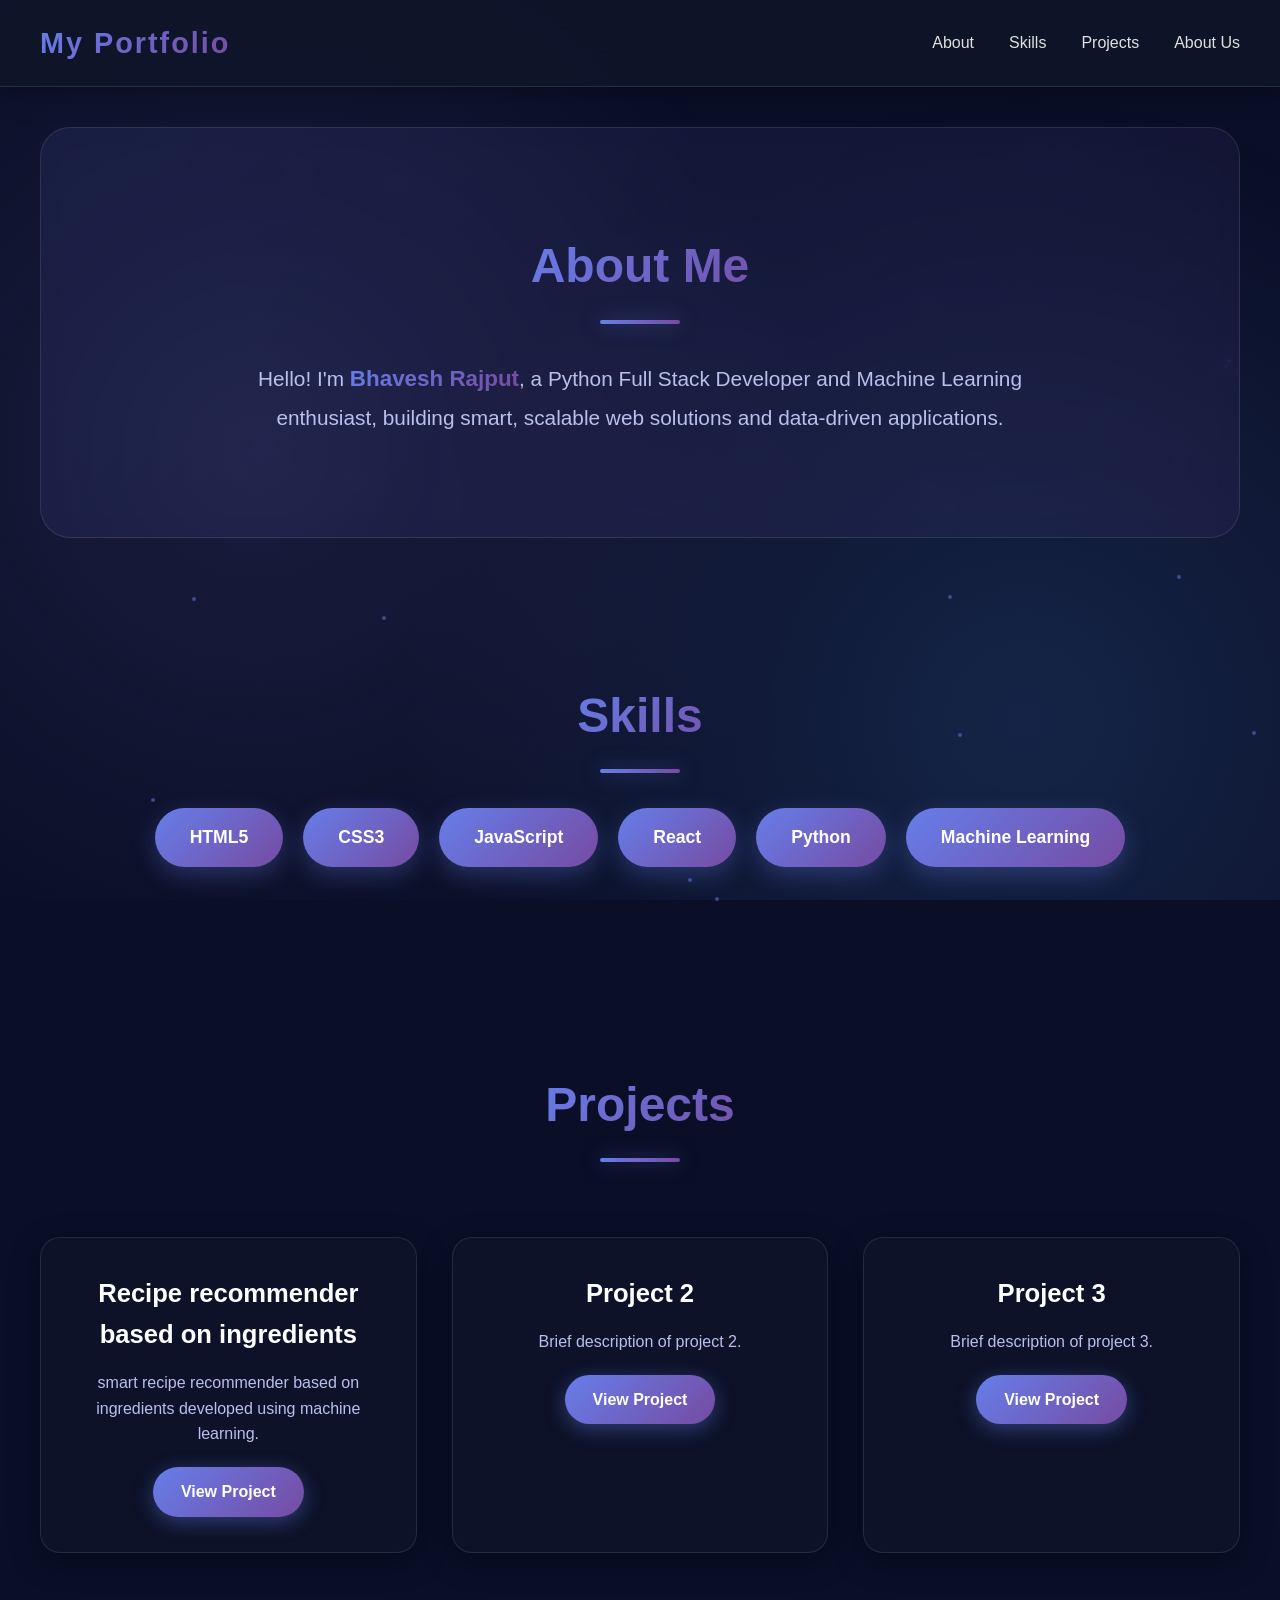
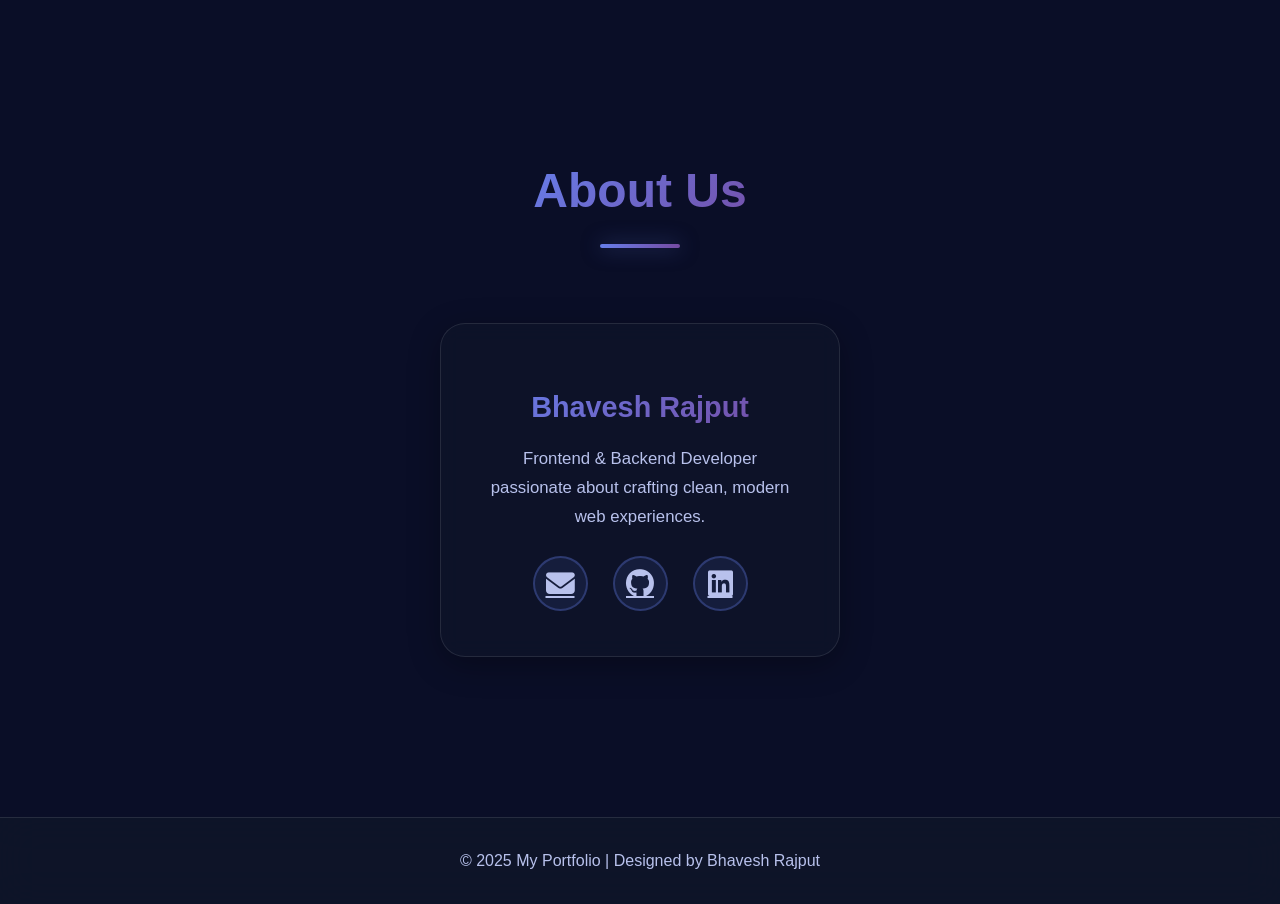
<file: index (1) (3).html>
<!DOCTYPE html>
<html lang="en">
<head>
  <meta charset="UTF-8">
  <meta name="viewport" content="width=device-width, initial-scale=1.0">
  <title>My Portfolio</title>
  <link rel="stylesheet" href="https://cdnjs.cloudflare.com/ajax/libs/font-awesome/6.5.1/css/all.min.css" integrity="sha512-DTOQO9RWCH3ppGqcWaEA1BIZOC6xxalwEsw9c2QQeAIftl+Vegovlnee1c9QX4TctnWMn13TZye+giMm8e2LwA==" crossorigin="anonymous" referrerpolicy="no-referrer" />
  <style>
    * {
      margin: 0;
      padding: 0;
      box-sizing: border-box;
    }

    body {
      font-family: 'Segoe UI', Tahoma, Geneva, Verdana, sans-serif;
      line-height: 1.6;
      color: #e0e0e0;
      background: #0a0e27;
      overflow-x: hidden;
    }

    /* Animated background */
    body::before {
      content: "";
      position: fixed;
      top: 0;
      left: 0;
      width: 100%;
      height: 100%;
      background: radial-gradient(circle at 20% 50%, rgba(120, 119, 198, 0.15), transparent 50%),
                  radial-gradient(circle at 80% 80%, rgba(88, 166, 255, 0.15), transparent 50%);
      z-index: -1;
      animation: bgShift 15s ease-in-out infinite;
    }

    @keyframes bgShift {
      0%, 100% { opacity: 1; transform: scale(1); }
      50% { opacity: 0.8; transform: scale(1.1); }
    }

    /* Navbar */
    header {
      background: rgba(15, 23, 42, 0.8);
      backdrop-filter: blur(20px);
      border-bottom: 1px solid rgba(255, 255, 255, 0.1);
      padding: 20px 40px;
      position: sticky;
      top: 0;
      z-index: 1000;
      box-shadow: 0 4px 30px rgba(0, 0, 0, 0.3);
    }

    nav {
      display: flex;
      justify-content: space-between;
      align-items: center;
      max-width: 1400px;
      margin: 0 auto;
    }

    .logo {
      font-size: 1.8rem;
      font-weight: 700;
      background: linear-gradient(135deg, #667eea 0%, #764ba2 100%);
      -webkit-background-clip: text;
      -webkit-text-fill-color: transparent;
      background-clip: text;
      letter-spacing: 2px;
    }

    .nav-links {
      list-style: none;
      display: flex;
      gap: 35px;
    }

    .nav-links a {
      color: #e0e0e0;
      text-decoration: none;
      font-weight: 500;
      font-size: 1rem;
      position: relative;
      transition: all 0.3s ease;
    }

    .nav-links a::after {
      content: "";
      position: absolute;
      bottom: -5px;
      left: 0;
      width: 0;
      height: 2px;
      background: linear-gradient(90deg, #667eea, #764ba2);
      transition: width 0.3s ease;
    }

    .nav-links a:hover {
      color: #fff;
    }

    .nav-links a:hover::after {
      width: 100%;
    }

    /* Sections */
    section {
      padding: 100px 40px;
      text-align: center;
      position: relative;
    }

    .container {
      max-width: 1200px;
      margin: auto;
    }

    h2 {
      font-size: 3rem;
      margin-bottom: 20px;
      background: linear-gradient(135deg, #667eea 0%, #764ba2 100%);
      -webkit-background-clip: text;
      -webkit-text-fill-color: transparent;
      background-clip: text;
      position: relative;
      display: inline-block;
      animation: fadeInUp 0.8s ease;
    }

    @keyframes fadeInUp {
      from {
        opacity: 0;
        transform: translateY(30px);
      }
      to {
        opacity: 1;
        transform: translateY(0);
      }
    }

    h2::after {
      content: "";
      display: block;
      width: 80px;
      height: 4px;
      margin: 15px auto;
      background: linear-gradient(90deg, #667eea, #764ba2);
      border-radius: 5px;
      box-shadow: 0 0 20px rgba(102, 126, 234, 0.5);
    }

    /* About Section */
    #about {
      background: linear-gradient(135deg, rgba(102, 126, 234, 0.1) 0%, rgba(118, 75, 162, 0.1) 100%);
      border-radius: 30px;
      margin: 40px;
      backdrop-filter: blur(10px);
      border: 1px solid rgba(255, 255, 255, 0.1);
    }

    #about p {
      font-size: 1.3rem;
      line-height: 1.8;
      color: #b8c1ec;
      max-width: 800px;
      margin: 0 auto;
      animation: fadeInUp 1s ease 0.2s backwards;
    }

    .highlight {
      background: linear-gradient(135deg, #667eea 0%, #764ba2 100%);
      -webkit-background-clip: text;
      -webkit-text-fill-color: transparent;
      background-clip: text;
      font-weight: 700;
      font-size: 1.4rem;
    }

    /* Skills */
    .skills-list {
      display: flex;
      justify-content: center;
      gap: 20px;
      flex-wrap: wrap;
      animation: fadeInUp 1s ease 0.4s backwards;
    }

    .skills-list li {
      background: linear-gradient(135deg, #667eea 0%, #764ba2 100%);
      color: white;
      padding: 15px 35px;
      border-radius: 50px;
      font-weight: 600;
      font-size: 1.1rem;
      transition: all 0.3s ease;
      box-shadow: 0 8px 25px rgba(102, 126, 234, 0.3);
      position: relative;
      overflow: hidden;
    }

    .skills-list li::before {
      content: "";
      position: absolute;
      top: 0;
      left: -100%;
      width: 100%;
      height: 100%;
      background: linear-gradient(90deg, transparent, rgba(255, 255, 255, 0.3), transparent);
      transition: left 0.5s ease;
    }

    .skills-list li:hover {
      transform: translateY(-8px) scale(1.05);
      box-shadow: 0 12px 35px rgba(102, 126, 234, 0.5);
    }

    .skills-list li:hover::before {
      left: 100%;
    }

    /* Projects */
    .projects-grid {
      display: grid;
      grid-template-columns: repeat(auto-fit, minmax(320px, 1fr));
      gap: 35px;
      margin-top: 40px;
    }

    .project-card {
      background: rgba(15, 23, 42, 0.6);
      backdrop-filter: blur(10px);
      padding: 35px;
      border-radius: 20px;
      transition: all 0.4s ease;
      box-shadow: 0 8px 32px rgba(0, 0, 0, 0.3);
      border: 1px solid rgba(255, 255, 255, 0.1);
      position: relative;
      overflow: hidden;
      animation: fadeInUp 1s ease backwards;
    }

    .project-card:nth-child(1) { animation-delay: 0.2s; }
    .project-card:nth-child(2) { animation-delay: 0.4s; }
    .project-card:nth-child(3) { animation-delay: 0.6s; }

    .project-card::before {
      content: "";
      position: absolute;
      top: 0;
      left: 0;
      width: 100%;
      height: 100%;
      background: linear-gradient(135deg, rgba(102, 126, 234, 0.1) 0%, rgba(118, 75, 162, 0.1) 100%);
      opacity: 0;
      transition: opacity 0.3s ease;
    }

    .project-card:hover {
      transform: translateY(-12px) scale(1.02);
      box-shadow: 0 15px 50px rgba(102, 126, 234, 0.4);
      border-color: rgba(102, 126, 234, 0.5);
    }

    .project-card:hover::before {
      opacity: 1;
    }

    .project-card h3 {
      color: #fff;
      font-size: 1.6rem;
      margin-bottom: 15px;
      position: relative;
      z-index: 1;
    }

    .project-card p {
      color: #b8c1ec;
      font-size: 1rem;
      margin-bottom: 20px;
      position: relative;
      z-index: 1;
    }

    .project-card a {
      display: inline-block;
      text-decoration: none;
      background: linear-gradient(135deg, #667eea 0%, #764ba2 100%);
      color: #fff;
      padding: 12px 28px;
      border-radius: 50px;
      transition: all 0.3s ease;
      font-weight: 600;
      box-shadow: 0 5px 20px rgba(102, 126, 234, 0.4);
      position: relative;
      z-index: 1;
    }

    .project-card a:hover {
      transform: scale(1.05);
      box-shadow: 0 8px 30px rgba(102, 126, 234, 0.6);
    }

    /* Team Section */
    .team-grid {
      display: flex;
      justify-content: center;
      margin-top: 40px;
    }

    .team-card {
      background: rgba(15, 23, 42, 0.6);
      backdrop-filter: blur(10px);
      padding: 45px;
      border-radius: 25px;
      text-align: center;
      box-shadow: 0 8px 32px rgba(0, 0, 0, 0.3);
      transition: all 0.4s ease;
      max-width: 400px;
      border: 1px solid rgba(255, 255, 255, 0.1);
      animation: fadeInUp 1s ease 0.6s backwards;
    }

    .team-card:hover {
      transform: translateY(-12px);
      box-shadow: 0 15px 50px rgba(102, 126, 234, 0.4);
      border-color: rgba(102, 126, 234, 0.5);
    }

    .team-card h3 {
      margin: 15px 0;
      color: #fff;
      font-size: 1.8rem;
      background: linear-gradient(135deg, #667eea 0%, #764ba2 100%);
      -webkit-background-clip: text;
      -webkit-text-fill-color: transparent;
      background-clip: text;
    }

    .team-card p {
      font-size: 1.05rem;
      color: #b8c1ec;
      margin-bottom: 25px;
      line-height: 1.7;
    }

    /* Social Links */
    .social-links {
      display: flex;
      justify-content: center;
      gap: 25px;
    }

    .social-links a {
      font-size: 1.8rem;
      color: #b8c1ec;
      transition: all 0.3s ease;
      width: 55px;
      height: 55px;
      display: flex;
      align-items: center;
      justify-content: center;
      border-radius: 50%;
      background: rgba(102, 126, 234, 0.1);
      border: 2px solid rgba(102, 126, 234, 0.3);
    }

    .social-links a:hover {
      color: #fff;
      background: linear-gradient(135deg, #667eea 0%, #764ba2 100%);
      transform: translateY(-5px) rotate(360deg);
      box-shadow: 0 8px 25px rgba(102, 126, 234, 0.5);
      border-color: transparent;
    }

    /* Footer */
    footer {
      background: rgba(15, 23, 42, 0.8);
      backdrop-filter: blur(20px);
      color: #b8c1ec;
      text-align: center;
      padding: 30px;
      margin-top: 60px;
      font-size: 1rem;
      border-top: 1px solid rgba(255, 255, 255, 0.1);
    }

    /* Responsive */
    @media(max-width: 768px) {
      nav {
        flex-direction: column;
        gap: 15px;
      }

      .nav-links {
        gap: 20px;
      }

      h2 {
        font-size: 2.2rem;
      }

      section {
        padding: 60px 20px;
      }

      .skills-list li {
        padding: 12px 25px;
        font-size: 1rem;
      }

      .social-links a {
        width: 50px;
        height: 50px;
        font-size: 1.5rem;
      }
    }

    /* Floating particles effect */
    .particle {
      position: fixed;
      width: 4px;
      height: 4px;
      background: rgba(102, 126, 234, 0.5);
      border-radius: 50%;
      pointer-events: none;
      animation: float 8s ease-in-out infinite;
      z-index: -1;
    }

    @keyframes float {
      0%, 100% { transform: translateY(0) translateX(0); opacity: 0; }
      50% { opacity: 1; }
    }
  </style>
</head>
<body>
  <!-- Header -->
  <header>
    <nav>
      <h1 class="logo">My Portfolio</h1>
      <ul class="nav-links">
        <li><a href="#about">About</a></li>
        <li><a href="#skills">Skills</a></li>
        <li><a href="#projects">Projects</a></li>
        <li><a href="#team">About Us</a></li>
      </ul>
    </nav>
  </header>

  <!-- About Me Section -->
  <section id="about">
    <div class="container">
      <h2>About Me</h2>
      <p>Hello! I'm <span class="highlight">Bhavesh Rajput</span>, a Python Full Stack Developer and Machine Learning enthusiast, building smart, scalable web solutions and data-driven applications.</p>
    </div>
  </section>

  <!-- Skills Section -->
  <section id="skills">
    <div class="container">
      <h2>Skills</h2>
      <ul class="skills-list">
        <li>HTML5</li>
        <li>CSS3</li>
        <li>JavaScript</li>
        <li>React</li>
        <li>Python</li>
        <li>Machine Learning</li>
      </ul>
    </div>
  </section>

  <!-- Projects Section -->
  <section id="projects">
    <div class="container">
      <h2>Projects</h2>
      <div class="projects-grid">
        <div class="project-card">
          <h3>Recipe recommender based on ingredients</h3>
          <p>smart recipe recommender based on ingredients developed using machine learning.</p>
          <a href="https://recipe-recommender-0uoq.onrender.com" target="_blank">View Project</a>
        </div>
        <div class="project-card">
          <h3>Project 2</h3>
          <p>Brief description of project 2.</p>
          <a href="#" target="_blank">View Project</a>
        </div>
        <div class="project-card">
          <h3>Project 3</h3>
          <p>Brief description of project 3.</p>
          <a href="#" target="_blank">View Project</a>
        </div>
      </div>
    </div>
  </section>

  <!-- About Us Section -->
  <section id="team">
    <div class="container">
      <h2>About Us</h2>
      <div class="team-grid">
        <div class="team-card">
          <h3>Bhavesh Rajput</h3>
          <p>Frontend & Backend Developer passionate about crafting clean, modern web experiences.</p>
          
          <div class="social-links">
            <a href="mailto:bhaveshrajput4321@gmail.com" target="_blank" title="Email">
              <i class="fas fa-envelope"></i>
            </a>
            <a href="https://github.com/iambhaveshrajput" target="_blank" title="GitHub">
              <i class="fab fa-github"></i>
            </a>
            <a href="https://www.linkedin.com/in/bhavesh-rajput-3972a7367" target="_blank" title="LinkedIn">
              <i class="fab fa-linkedin"></i>
            </a>
          </div>
        </div>
      </div>
    </div>
  </section>

  <!-- Footer -->
  <footer>
    <p>© 2025 My Portfolio | Designed by Bhavesh Rajput</p>
  </footer>

  <script>
    // Create floating particles
    function createParticles() {
      for (let i = 0; i < 30; i++) {
        const particle = document.createElement('div');
        particle.className = 'particle';
        particle.style.left = Math.random() * 100 + '%';
        particle.style.top = Math.random() * 100 + '%';
        particle.style.animationDelay = Math.random() * 8 + 's';
        particle.style.animationDuration = (Math.random() * 5 + 5) + 's';
        document.body.appendChild(particle);
      }
    }

    createParticles();

    // Smooth scroll
    document.querySelectorAll('a[href^="#"]').forEach(anchor => {
      anchor.addEventListener('click', function (e) {
        e.preventDefault();
        const target = document.querySelector(this.getAttribute('href'));
        if (target) {
          target.scrollIntoView({ behavior: 'smooth', block: 'start' });
        }
      });
    });
  </script>
</body>
</html>
</file>
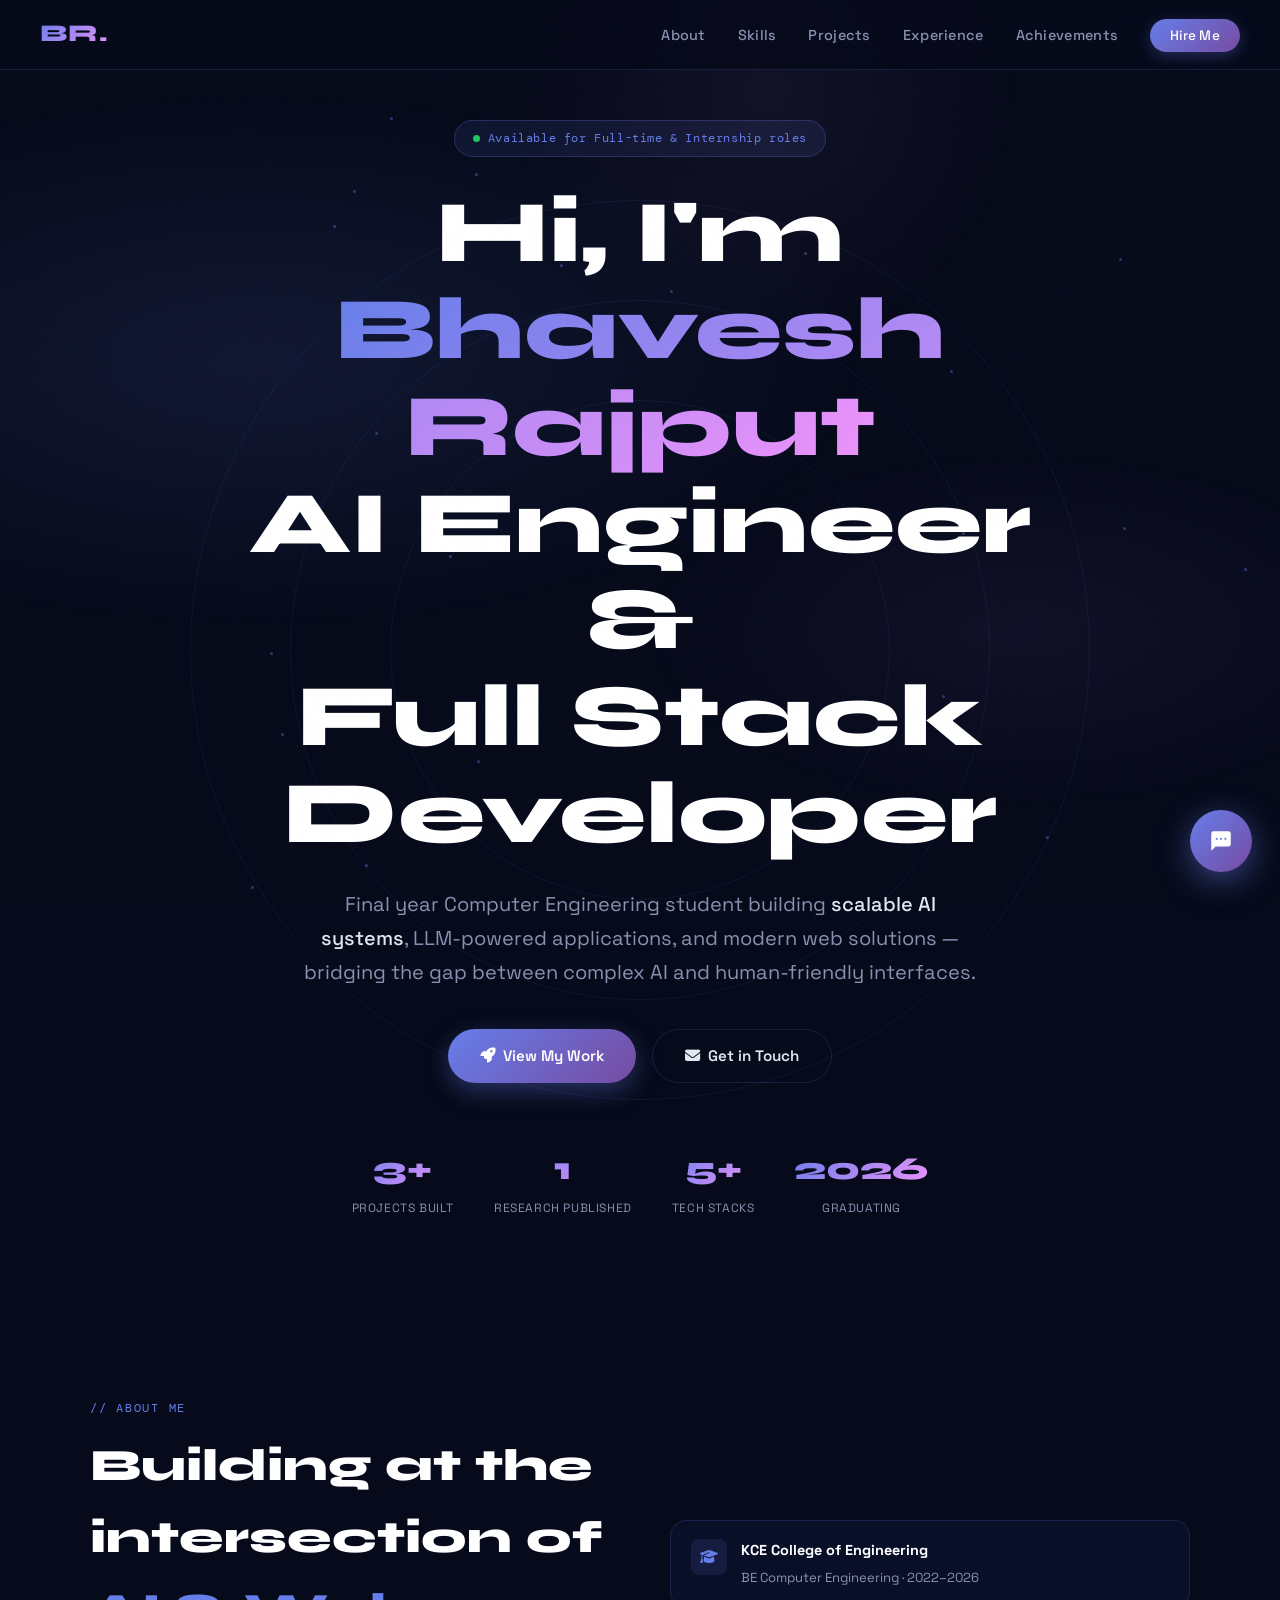
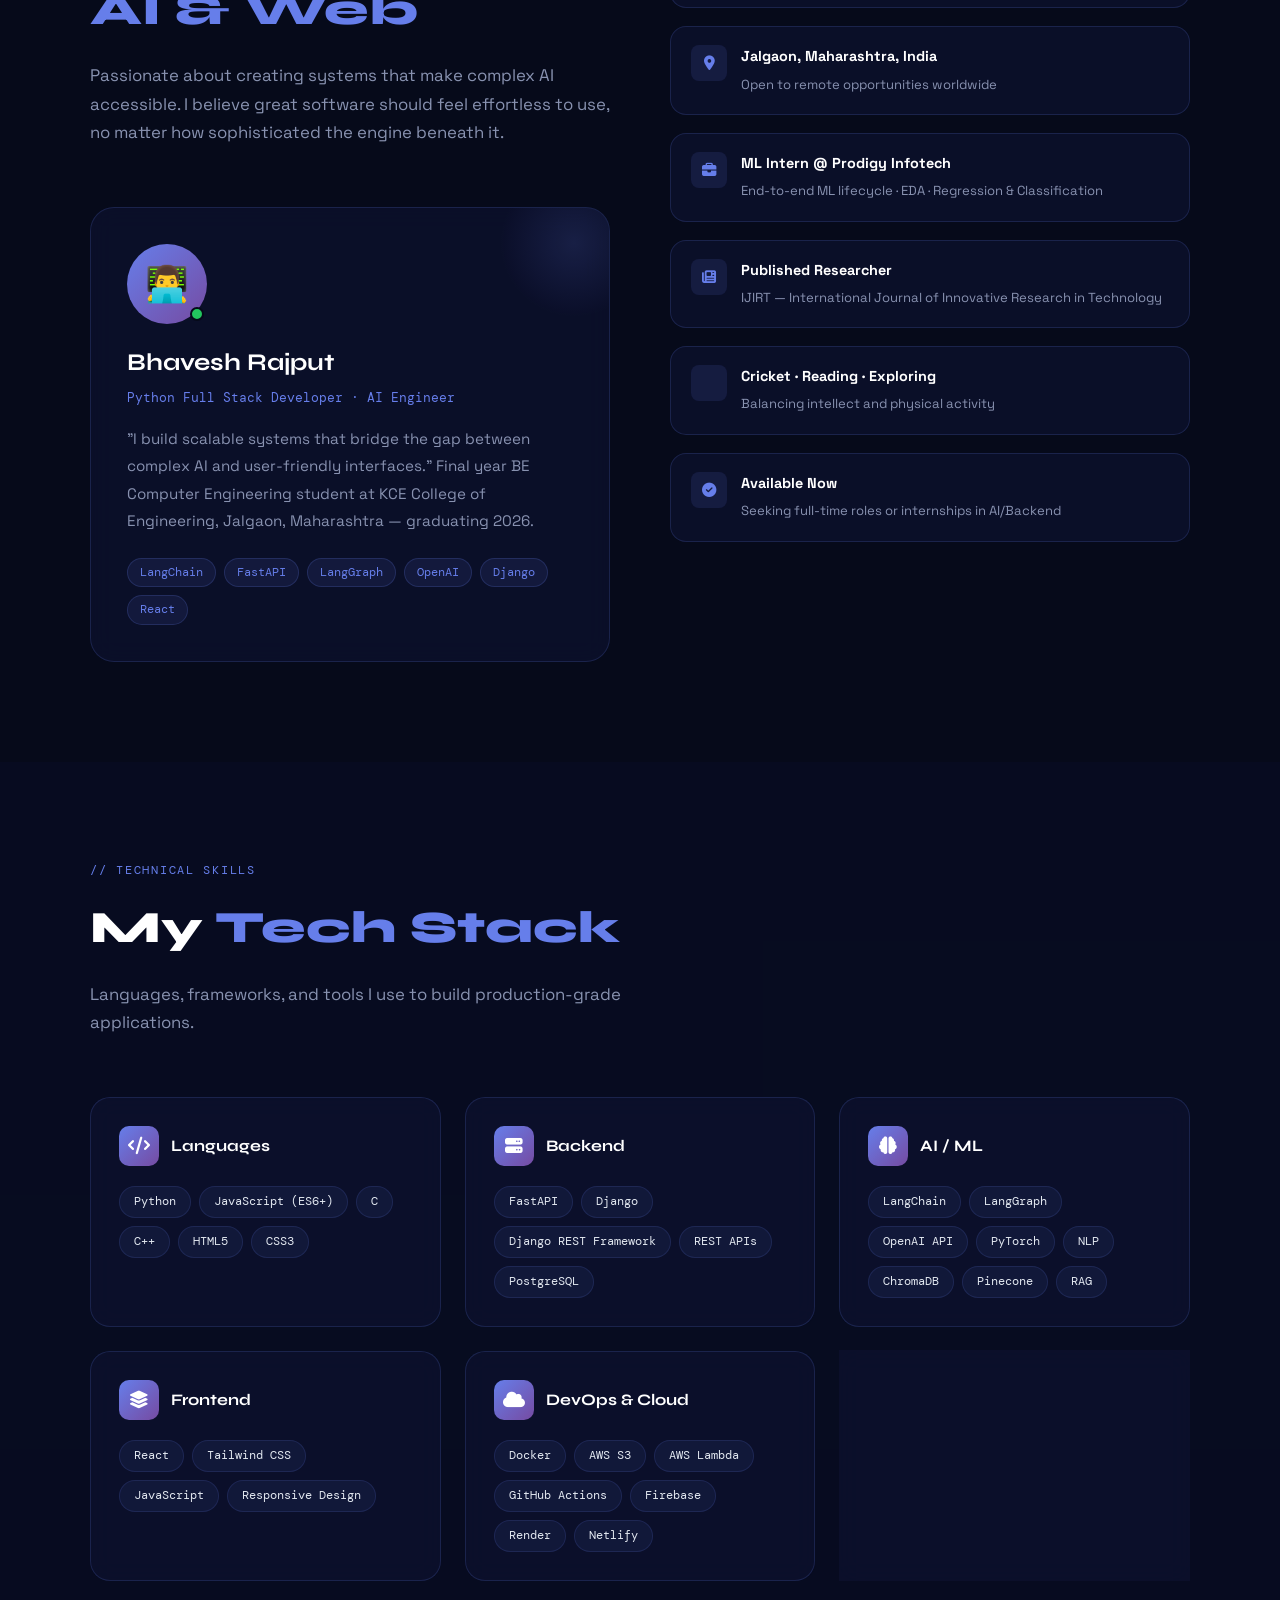
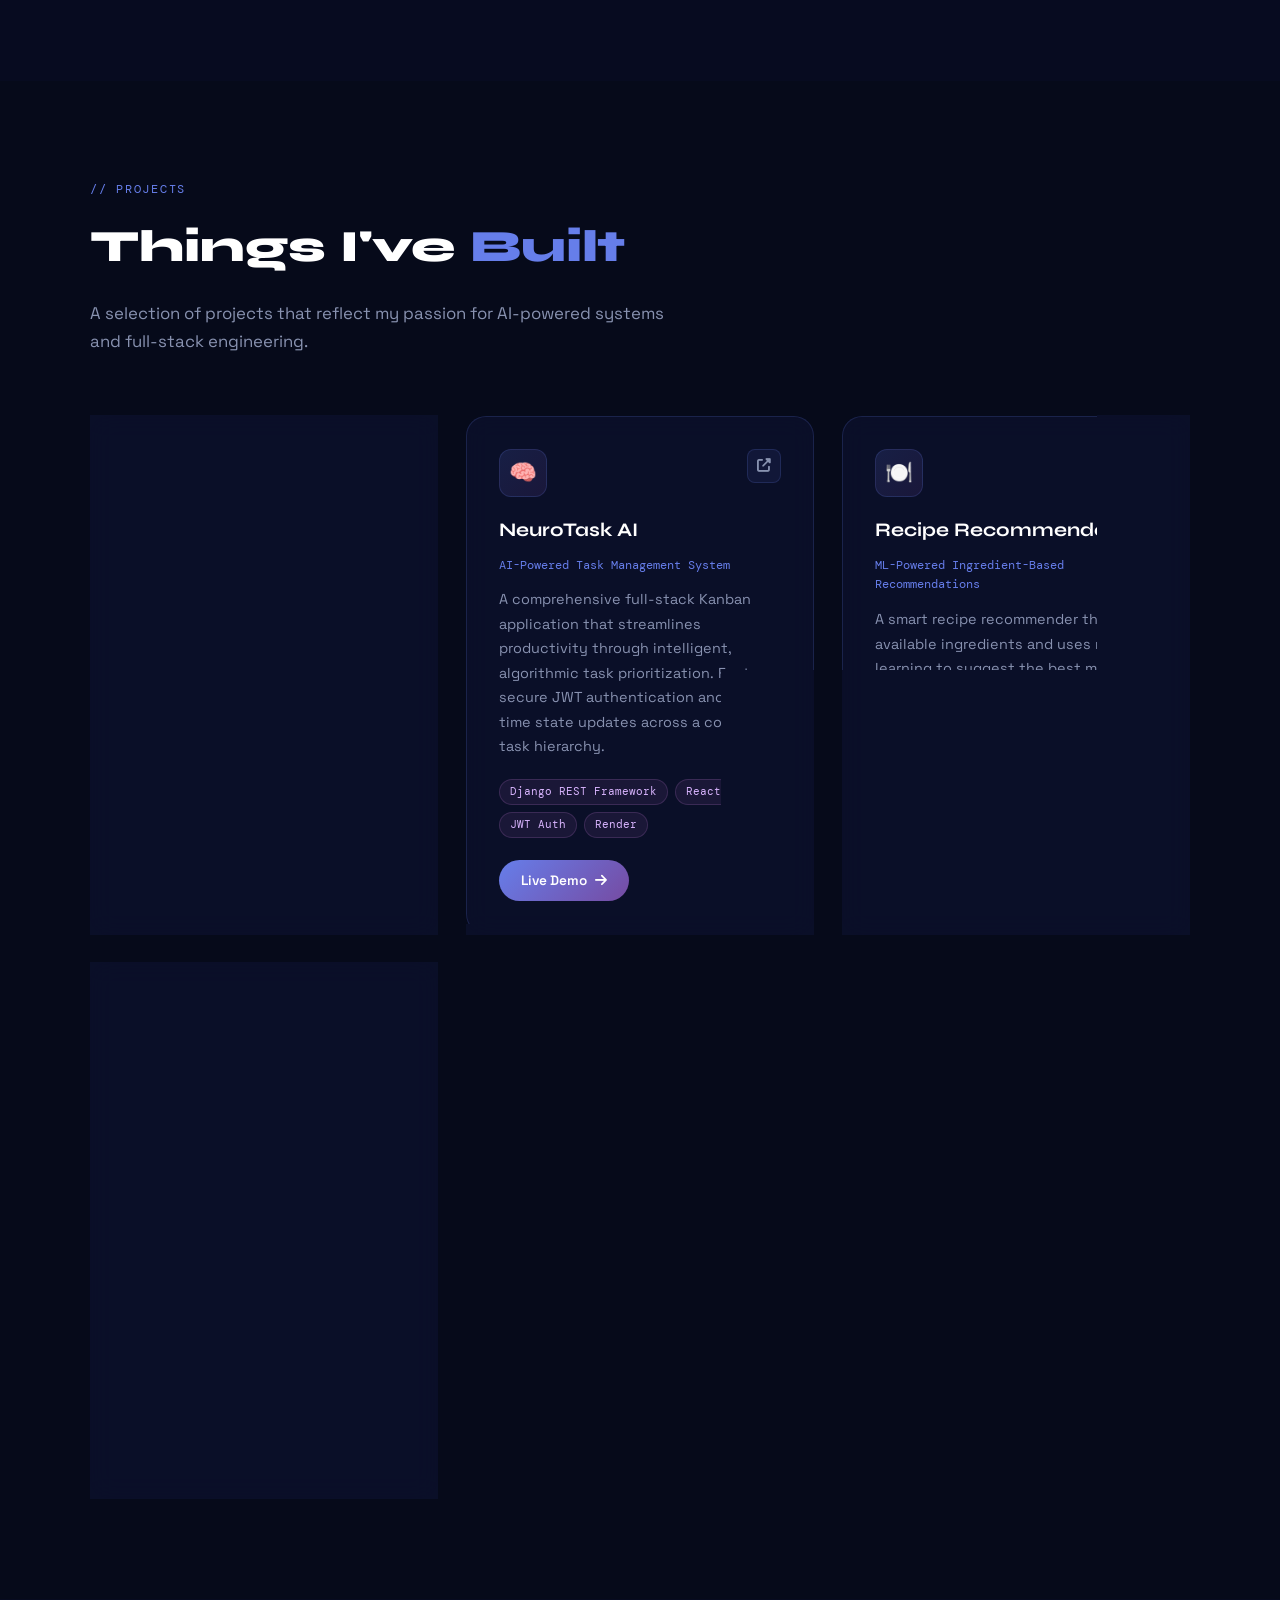
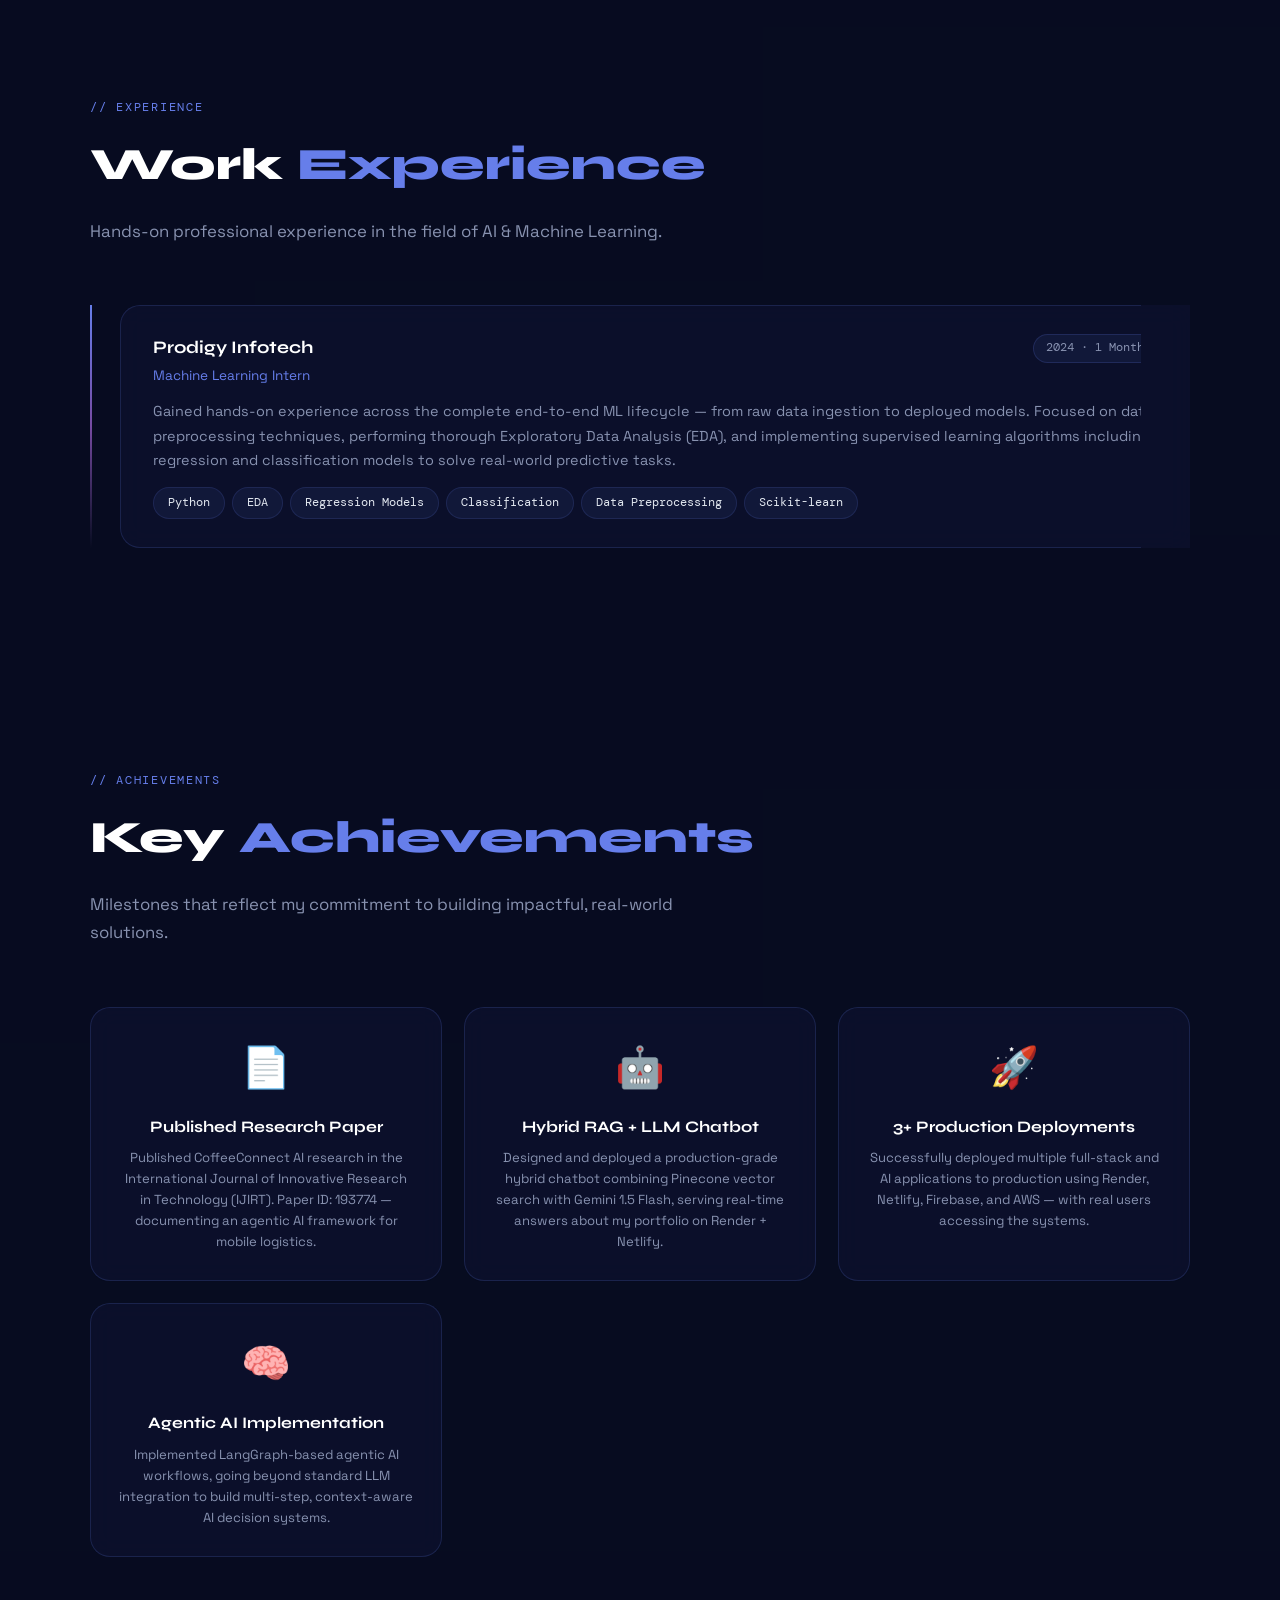
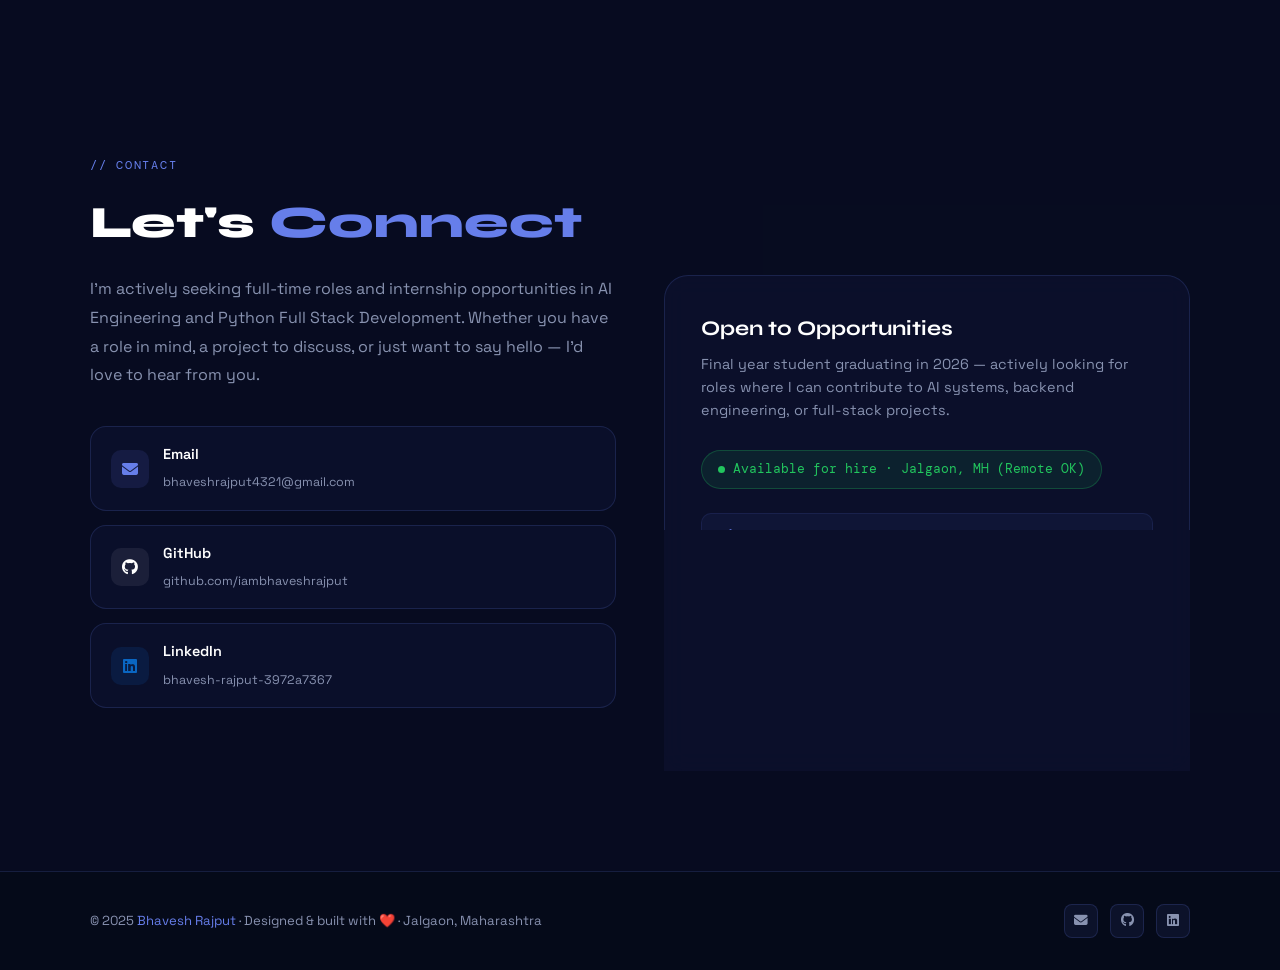
<file: index (1).html>
<!DOCTYPE html>
<html lang="en">
<head>
  <meta charset="UTF-8">
  <meta name="viewport" content="width=device-width, initial-scale=1.0">
  <title>Bhavesh Rajput | AI Engineer & Full Stack Developer</title>
  <meta name="description" content="Bhavesh Rajput — Python Full Stack Developer & AI Engineer. Building scalable AI systems, LLM applications, and modern web solutions.">
  <meta name="keywords" content="Bhavesh Rajput, AI Engineer, Python Developer, LangChain, FastAPI, Django, React, Portfolio">
  <meta name="author" content="Bhavesh Rajput">

  <!-- Open Graph -->
  <meta property="og:title" content="Bhavesh Rajput | AI Engineer & Full Stack Developer">
  <meta property="og:description" content="Building scalable systems that bridge complex AI and user-friendly interfaces.">
  <meta property="og:type" content="website">
  <meta property="og:url" content="https://bhaveshrajputportfolio.netlify.app">

  <!-- Chatbot API endpoint -->
  <meta name="cb-api" content="https://portfolio-6pbh.onrender.com">

  <link rel="stylesheet" href="https://cdnjs.cloudflare.com/ajax/libs/font-awesome/6.5.1/css/all.min.css" crossorigin="anonymous" referrerpolicy="no-referrer" />
  <link rel="preconnect" href="https://fonts.googleapis.com">
  <link rel="preconnect" href="https://fonts.gstatic.com" crossorigin>
  <link href="https://fonts.googleapis.com/css2?family=DM+Mono:ital,wght@0,300;0,400;0,500;1,300&family=Syne:wght@400;600;700;800&family=Space+Grotesk:wght@300;400;500;600;700&display=swap" rel="stylesheet">

  <style>
    /* ═══════════════════════════════════════════════
       CSS VARIABLES & RESET
    ═══════════════════════════════════════════════ */
    :root {
      --accent:        #667eea;
      --accent2:       #764ba2;
      --accent3:       #f093fb;
      --bg:            #060a1a;
      --bg2:           #0d1230;
      --surface:       rgba(13, 18, 48, 0.7);
      --border:        rgba(102, 126, 234, 0.18);
      --text:          #e2e8f0;
      --muted:         #8892b0;
      --white:         #ffffff;
      --green:         #22c55e;
      --yellow:        #f59e0b;
      --red:           #ef4444;
      --font-main:     'Space Grotesk', sans-serif;
      --font-display:  'Syne', sans-serif;
      --font-mono:     'DM Mono', monospace;
      --radius:        16px;
      --shadow:        0 8px 32px rgba(0,0,0,0.4);

      /* Chatbot vars (kept from original) */
      --cb-accent:   #667eea;
      --cb-accent2:  #764ba2;
      --cb-surface:  rgba(10, 14, 39, 0.97);
      --cb-border:   rgba(102, 126, 234, 0.2);
      --cb-text:     #e0e0e0;
      --cb-muted:    #6b7280;
      --cb-msg-bot:  rgba(102, 126, 234, 0.08);
      --cb-msg-user: linear-gradient(135deg, #667eea, #764ba2);
      --cb-r:        16px;
      --cb-font:     'Syne', 'Segoe UI', sans-serif;
      --cb-mono:     'DM Mono', 'Courier New', monospace;
    }

    *, *::before, *::after { margin: 0; padding: 0; box-sizing: border-box; }

    html { scroll-behavior: smooth; }

    body {
      font-family: var(--font-main);
      background: var(--bg);
      color: var(--text);
      line-height: 1.6;
      overflow-x: hidden;
    }

    /* Noise texture overlay */
    body::after {
      content: '';
      position: fixed;
      inset: 0;
      background-image: url("data:image/svg+xml,%3Csvg viewBox='0 0 512 512' xmlns='http://www.w3.org/2000/svg'%3E%3Cfilter id='n'%3E%3CfeTurbulence type='fractalNoise' baseFrequency='0.75' numOctaves='4' stitchTiles='stitch'/%3E%3C/filter%3E%3Crect width='100%25' height='100%25' filter='url(%23n)' opacity='0.03'/%3E%3C/svg%3E");
      pointer-events: none;
      z-index: 9997;
      opacity: 0.4;
    }

    /* Animated mesh background */
    body::before {
      content: '';
      position: fixed;
      inset: 0;
      background:
        radial-gradient(ellipse 80% 50% at 20% 40%, rgba(102,126,234,0.12) 0%, transparent 60%),
        radial-gradient(ellipse 60% 40% at 80% 70%, rgba(118,75,162,0.1) 0%, transparent 50%),
        radial-gradient(ellipse 40% 60% at 60% 10%, rgba(240,147,251,0.06) 0%, transparent 50%);
      z-index: -1;
      animation: meshFloat 20s ease-in-out infinite alternate;
    }

    @keyframes meshFloat {
      0%   { transform: scale(1) rotate(0deg); }
      100% { transform: scale(1.08) rotate(2deg); }
    }

    /* ═══════════════════════════════════════════════
       SCROLLBAR
    ═══════════════════════════════════════════════ */
    ::-webkit-scrollbar { width: 5px; }
    ::-webkit-scrollbar-track { background: var(--bg); }
    ::-webkit-scrollbar-thumb { background: var(--border); border-radius: 99px; }
    ::-webkit-scrollbar-thumb:hover { background: var(--accent); }

    /* ═══════════════════════════════════════════════
       SCROLL PROGRESS BAR
    ═══════════════════════════════════════════════ */
    #progress-bar {
      position: fixed;
      top: 0;
      left: 0;
      height: 3px;
      width: 0%;
      background: linear-gradient(90deg, var(--accent), var(--accent3), var(--accent2));
      z-index: 9999;
      transition: width 0.1s linear;
      box-shadow: 0 0 12px rgba(102,126,234,0.8);
    }

    /* ═══════════════════════════════════════════════
       HEADER / NAV
    ═══════════════════════════════════════════════ */
    header {
      position: fixed;
      top: 0;
      left: 0;
      right: 0;
      z-index: 1000;
      padding: 0 40px;
      height: 70px;
      display: flex;
      align-items: center;
      background: rgba(6, 10, 26, 0.85);
      backdrop-filter: blur(20px);
      -webkit-backdrop-filter: blur(20px);
      border-bottom: 1px solid var(--border);
      transition: all 0.3s ease;
    }

    header.scrolled {
      height: 62px;
      box-shadow: 0 4px 30px rgba(0,0,0,0.5);
    }

    nav {
      display: flex;
      justify-content: space-between;
      align-items: center;
      width: 100%;
      max-width: 1200px;
      margin: 0 auto;
    }

    .logo {
      font-family: var(--font-display);
      font-size: 1.5rem;
      font-weight: 800;
      background: linear-gradient(135deg, var(--accent) 0%, var(--accent3) 100%);
      -webkit-background-clip: text;
      -webkit-text-fill-color: transparent;
      background-clip: text;
      letter-spacing: 1px;
    }

    .nav-links {
      list-style: none;
      display: flex;
      gap: 32px;
      align-items: center;
    }

    .nav-links a {
      color: var(--muted);
      text-decoration: none;
      font-size: 0.9rem;
      font-weight: 500;
      letter-spacing: 0.02em;
      position: relative;
      transition: color 0.3s ease;
    }

    .nav-links a::after {
      content: '';
      position: absolute;
      bottom: -4px;
      left: 0;
      width: 0;
      height: 1px;
      background: linear-gradient(90deg, var(--accent), var(--accent3));
      transition: width 0.3s ease;
    }

    .nav-links a:hover { color: var(--white); }
    .nav-links a:hover::after { width: 100%; }

    .nav-cta {
      background: linear-gradient(135deg, var(--accent), var(--accent2)) !important;
      -webkit-background-clip: unset !important;
      -webkit-text-fill-color: unset !important;
      background-clip: unset !important;
      color: white !important;
      padding: 8px 20px;
      border-radius: 50px;
      font-size: 0.85rem !important;
      transition: all 0.3s ease !important;
      box-shadow: 0 4px 15px rgba(102,126,234,0.3);
    }

    .nav-cta:hover {
      transform: translateY(-2px);
      box-shadow: 0 6px 25px rgba(102,126,234,0.5) !important;
    }

    .nav-cta::after { display: none !important; }

    /* Hamburger */
    .hamburger {
      display: none;
      flex-direction: column;
      gap: 5px;
      cursor: pointer;
      background: none;
      border: none;
      padding: 5px;
    }

    .hamburger span {
      display: block;
      width: 24px;
      height: 2px;
      background: var(--text);
      border-radius: 2px;
      transition: all 0.3s ease;
    }

    /* ═══════════════════════════════════════════════
       HERO SECTION
    ═══════════════════════════════════════════════ */
    #hero {
      min-height: 100vh;
      display: flex;
      align-items: center;
      justify-content: center;
      padding: 120px 40px 80px;
      position: relative;
      overflow: hidden;
    }

    .hero-content {
      max-width: 900px;
      text-align: center;
      position: relative;
      z-index: 2;
    }

    .hero-badge {
      display: inline-flex;
      align-items: center;
      gap: 8px;
      background: rgba(102,126,234,0.1);
      border: 1px solid rgba(102,126,234,0.25);
      border-radius: 50px;
      padding: 8px 18px;
      font-family: var(--font-mono);
      font-size: 0.75rem;
      color: var(--accent);
      letter-spacing: 0.05em;
      margin-bottom: 28px;
      animation: fadeInDown 0.8s ease both;
    }

    .hero-badge .dot {
      width: 7px;
      height: 7px;
      background: var(--green);
      border-radius: 50%;
      animation: blink 1.5s ease-in-out infinite;
    }

    @keyframes blink {
      0%, 100% { opacity: 1; }
      50% { opacity: 0.3; }
    }

    @keyframes fadeInDown {
      from { opacity: 0; transform: translateY(-20px); }
      to   { opacity: 1; transform: translateY(0); }
    }

    @keyframes fadeInUp {
      from { opacity: 0; transform: translateY(30px); }
      to   { opacity: 1; transform: translateY(0); }
    }

    @keyframes fadeIn {
      from { opacity: 0; }
      to   { opacity: 1; }
    }

    .hero-title {
      font-family: var(--font-display);
      font-size: clamp(2.8rem, 7vw, 5.5rem);
      font-weight: 800;
      line-height: 1.1;
      color: var(--white);
      margin-bottom: 24px;
      animation: fadeInUp 0.8s ease 0.15s both;
    }

    .hero-title .gradient-text {
      background: linear-gradient(135deg, var(--accent) 0%, var(--accent3) 50%, var(--accent2) 100%);
      -webkit-background-clip: text;
      -webkit-text-fill-color: transparent;
      background-clip: text;
      background-size: 200% 200%;
      animation: gradShift 4s ease infinite;
    }

    @keyframes gradShift {
      0%, 100% { background-position: 0% 50%; }
      50% { background-position: 100% 50%; }
    }

    .hero-sub {
      font-size: clamp(1rem, 2.5vw, 1.25rem);
      color: var(--muted);
      max-width: 680px;
      margin: 0 auto 40px;
      line-height: 1.7;
      animation: fadeInUp 0.8s ease 0.3s both;
    }

    .hero-sub em {
      color: var(--text);
      font-style: normal;
      font-weight: 500;
    }

    .hero-actions {
      display: flex;
      gap: 16px;
      justify-content: center;
      flex-wrap: wrap;
      animation: fadeInUp 0.8s ease 0.45s both;
    }

    .btn-primary {
      display: inline-flex;
      align-items: center;
      gap: 8px;
      background: linear-gradient(135deg, var(--accent), var(--accent2));
      color: white;
      padding: 14px 32px;
      border-radius: 50px;
      font-weight: 600;
      font-size: 0.95rem;
      text-decoration: none;
      transition: all 0.3s ease;
      box-shadow: 0 8px 25px rgba(102,126,234,0.35);
      border: none;
      cursor: pointer;
    }

    .btn-primary:hover {
      transform: translateY(-3px);
      box-shadow: 0 12px 35px rgba(102,126,234,0.55);
    }

    .btn-secondary {
      display: inline-flex;
      align-items: center;
      gap: 8px;
      background: transparent;
      color: var(--text);
      padding: 14px 32px;
      border-radius: 50px;
      font-weight: 600;
      font-size: 0.95rem;
      text-decoration: none;
      border: 1px solid var(--border);
      transition: all 0.3s ease;
    }

    .btn-secondary:hover {
      border-color: var(--accent);
      color: var(--accent);
      transform: translateY(-3px);
      background: rgba(102,126,234,0.05);
    }

    .hero-stats {
      display: flex;
      gap: 40px;
      justify-content: center;
      margin-top: 60px;
      animation: fadeInUp 0.8s ease 0.6s both;
    }

    .stat-item {
      text-align: center;
    }

    .stat-num {
      font-family: var(--font-display);
      font-size: 2rem;
      font-weight: 800;
      background: linear-gradient(135deg, var(--accent), var(--accent3));
      -webkit-background-clip: text;
      -webkit-text-fill-color: transparent;
      background-clip: text;
      display: block;
    }

    .stat-label {
      font-size: 0.75rem;
      color: var(--muted);
      letter-spacing: 0.05em;
      text-transform: uppercase;
    }

    /* Floating orbit decorations */
    .hero-orbit {
      position: absolute;
      border-radius: 50%;
      border: 1px solid rgba(102,126,234,0.1);
      animation: orbit 20s linear infinite;
    }

    .hero-orbit:nth-child(1) { width: 500px; height: 500px; top: 50%; left: 50%; transform: translate(-50%,-50%); }
    .hero-orbit:nth-child(2) { width: 700px; height: 700px; top: 50%; left: 50%; transform: translate(-50%,-50%); animation-duration: 30s; animation-direction: reverse; }
    .hero-orbit:nth-child(3) { width: 900px; height: 900px; top: 50%; left: 50%; transform: translate(-50%,-50%); animation-duration: 40s; }

    @keyframes orbit { from { transform: translate(-50%,-50%) rotate(0deg); } to { transform: translate(-50%,-50%) rotate(360deg); } }

    /* ═══════════════════════════════════════════════
       SECTION STYLES (shared)
    ═══════════════════════════════════════════════ */
    section {
      padding: 100px 40px;
    }

    .section-container {
      max-width: 1100px;
      margin: 0 auto;
    }

    .section-label {
      font-family: var(--font-mono);
      font-size: 0.72rem;
      color: var(--accent);
      letter-spacing: 0.15em;
      text-transform: uppercase;
      margin-bottom: 12px;
      display: block;
    }

    .section-title {
      font-family: var(--font-display);
      font-size: clamp(2rem, 4vw, 2.8rem);
      font-weight: 800;
      color: var(--white);
      margin-bottom: 16px;
      position: relative;
    }

    .section-title .accent { color: var(--accent); }

    .section-desc {
      font-size: 1.05rem;
      color: var(--muted);
      max-width: 600px;
      line-height: 1.7;
      margin-bottom: 60px;
    }

    /* Intersection observer reveal */
    .reveal {
      opacity: 0;
      transform: translateY(30px);
      transition: opacity 0.7s ease, transform 0.7s ease;
    }

    .reveal.visible {
      opacity: 1;
      transform: translateY(0);
    }

    /* ═══════════════════════════════════════════════
       ABOUT SECTION
    ═══════════════════════════════════════════════ */
    #about {
      background: transparent;
    }

    .about-grid {
      display: grid;
      grid-template-columns: 1fr 1fr;
      gap: 60px;
      align-items: center;
    }

    .about-left {}

    .about-card {
      background: var(--surface);
      border: 1px solid var(--border);
      border-radius: 24px;
      padding: 36px;
      backdrop-filter: blur(12px);
      position: relative;
      overflow: hidden;
    }

    .about-card::before {
      content: '';
      position: absolute;
      top: -40px;
      right: -40px;
      width: 150px;
      height: 150px;
      background: radial-gradient(circle, rgba(102,126,234,0.15), transparent 70%);
      border-radius: 50%;
    }

    .about-avatar {
      width: 80px;
      height: 80px;
      background: linear-gradient(135deg, var(--accent), var(--accent2));
      border-radius: 50%;
      display: flex;
      align-items: center;
      justify-content: center;
      font-size: 2.2rem;
      margin-bottom: 20px;
      position: relative;
    }

    .about-avatar::after {
      content: '';
      position: absolute;
      bottom: 3px;
      right: 3px;
      width: 14px;
      height: 14px;
      background: var(--green);
      border-radius: 50%;
      border: 2px solid var(--bg);
    }

    .about-name {
      font-family: var(--font-display);
      font-size: 1.5rem;
      font-weight: 700;
      color: var(--white);
      margin-bottom: 6px;
    }

    .about-role {
      font-family: var(--font-mono);
      font-size: 0.8rem;
      color: var(--accent);
      margin-bottom: 16px;
    }

    .about-bio {
      font-size: 0.95rem;
      color: var(--muted);
      line-height: 1.8;
      margin-bottom: 24px;
    }

    .about-tags {
      display: flex;
      flex-wrap: wrap;
      gap: 8px;
    }

    .about-tag {
      font-size: 0.75rem;
      padding: 4px 12px;
      border-radius: 50px;
      background: rgba(102,126,234,0.1);
      border: 1px solid rgba(102,126,234,0.2);
      color: var(--accent);
      font-family: var(--font-mono);
    }

    .about-right {}

    .info-list {
      display: flex;
      flex-direction: column;
      gap: 18px;
    }

    .info-item {
      display: flex;
      align-items: flex-start;
      gap: 14px;
      padding: 18px 20px;
      background: var(--surface);
      border: 1px solid var(--border);
      border-radius: var(--radius);
      transition: border-color 0.3s ease, transform 0.3s ease;
    }

    .info-item:hover {
      border-color: rgba(102,126,234,0.4);
      transform: translateX(6px);
    }

    .info-icon {
      width: 36px;
      height: 36px;
      background: rgba(102,126,234,0.12);
      border-radius: 8px;
      display: flex;
      align-items: center;
      justify-content: center;
      color: var(--accent);
      font-size: 0.9rem;
      flex-shrink: 0;
    }

    .info-text strong {
      display: block;
      color: var(--white);
      font-size: 0.9rem;
      margin-bottom: 2px;
    }

    .info-text span {
      color: var(--muted);
      font-size: 0.82rem;
    }

    /* ═══════════════════════════════════════════════
       SKILLS SECTION
    ═══════════════════════════════════════════════ */
    #skills {
      background: rgba(13,18,48,0.3);
    }

    .skills-categories {
      display: grid;
      grid-template-columns: repeat(auto-fit, minmax(280px, 1fr));
      gap: 24px;
    }

    .skill-category {
      background: var(--surface);
      border: 1px solid var(--border);
      border-radius: 20px;
      padding: 28px;
      backdrop-filter: blur(12px);
      transition: all 0.3s ease;
      position: relative;
      overflow: hidden;
    }

    .skill-category::after {
      content: '';
      position: absolute;
      bottom: 0;
      left: 0;
      right: 0;
      height: 2px;
      background: linear-gradient(90deg, var(--accent), var(--accent3));
      transform: scaleX(0);
      transition: transform 0.3s ease;
    }

    .skill-category:hover {
      border-color: rgba(102,126,234,0.35);
      transform: translateY(-4px);
      box-shadow: 0 16px 40px rgba(0,0,0,0.3);
    }

    .skill-category:hover::after { transform: scaleX(1); }

    .skill-cat-header {
      display: flex;
      align-items: center;
      gap: 12px;
      margin-bottom: 20px;
    }

    .skill-cat-icon {
      width: 40px;
      height: 40px;
      background: linear-gradient(135deg, var(--accent), var(--accent2));
      border-radius: 10px;
      display: flex;
      align-items: center;
      justify-content: center;
      font-size: 1.1rem;
      color: white;
    }

    .skill-cat-name {
      font-family: var(--font-display);
      font-size: 1rem;
      font-weight: 700;
      color: var(--white);
    }

    .skill-items {
      display: flex;
      flex-wrap: wrap;
      gap: 8px;
    }

    .skill-chip {
      font-size: 0.78rem;
      padding: 5px 14px;
      border-radius: 50px;
      background: rgba(102,126,234,0.08);
      border: 1px solid rgba(102,126,234,0.15);
      color: var(--text);
      font-family: var(--font-mono);
      transition: all 0.2s ease;
    }

    .skill-chip:hover {
      background: rgba(102,126,234,0.18);
      border-color: var(--accent);
      color: var(--accent);
    }

    /* ═══════════════════════════════════════════════
       PROJECTS SECTION
    ═══════════════════════════════════════════════ */
    #projects {}

    .projects-grid {
      display: grid;
      grid-template-columns: repeat(auto-fit, minmax(320px, 1fr));
      gap: 28px;
    }

    .project-card {
      background: var(--surface);
      border: 1px solid var(--border);
      border-radius: 20px;
      padding: 32px;
      backdrop-filter: blur(12px);
      transition: all 0.4s ease;
      position: relative;
      overflow: hidden;
      display: flex;
      flex-direction: column;
    }

    .project-card::before {
      content: '';
      position: absolute;
      top: 0;
      left: 0;
      right: 0;
      height: 3px;
      background: linear-gradient(90deg, var(--accent), var(--accent3), var(--accent2));
      transform: scaleX(0);
      transition: transform 0.4s ease;
    }

    .project-card:hover {
      border-color: rgba(102,126,234,0.4);
      transform: translateY(-8px);
      box-shadow: 0 20px 50px rgba(0,0,0,0.4), 0 0 0 1px rgba(102,126,234,0.1);
    }

    .project-card:hover::before { transform: scaleX(1); }

    .project-top {
      display: flex;
      justify-content: space-between;
      align-items: flex-start;
      margin-bottom: 18px;
    }

    .project-icon {
      width: 48px;
      height: 48px;
      background: linear-gradient(135deg, rgba(102,126,234,0.15), rgba(118,75,162,0.15));
      border: 1px solid var(--border);
      border-radius: 12px;
      display: flex;
      align-items: center;
      justify-content: center;
      font-size: 1.4rem;
    }

    .project-links {
      display: flex;
      gap: 10px;
    }

    .project-link {
      width: 34px;
      height: 34px;
      border-radius: 8px;
      background: rgba(102,126,234,0.08);
      border: 1px solid var(--border);
      display: flex;
      align-items: center;
      justify-content: center;
      color: var(--muted);
      text-decoration: none;
      font-size: 0.85rem;
      transition: all 0.2s ease;
    }

    .project-link:hover {
      background: rgba(102,126,234,0.18);
      border-color: var(--accent);
      color: var(--accent);
      transform: translateY(-2px);
    }

    .project-card h3 {
      font-family: var(--font-display);
      font-size: 1.2rem;
      font-weight: 700;
      color: var(--white);
      margin-bottom: 10px;
    }

    .project-tagline {
      font-size: 0.78rem;
      color: var(--accent);
      font-family: var(--font-mono);
      margin-bottom: 12px;
    }

    .project-desc {
      font-size: 0.9rem;
      color: var(--muted);
      line-height: 1.7;
      flex: 1;
      margin-bottom: 20px;
    }

    .project-stack {
      display: flex;
      flex-wrap: wrap;
      gap: 7px;
      margin-bottom: 22px;
    }

    .stack-chip {
      font-size: 0.7rem;
      padding: 3px 10px;
      border-radius: 50px;
      background: rgba(240,147,251,0.07);
      border: 1px solid rgba(240,147,251,0.15);
      color: #d8b4fe;
      font-family: var(--font-mono);
    }

    .project-badge {
      display: inline-flex;
      align-items: center;
      gap: 5px;
      font-size: 0.7rem;
      padding: 3px 10px;
      border-radius: 50px;
      background: rgba(34,197,94,0.1);
      border: 1px solid rgba(34,197,94,0.2);
      color: var(--green);
      font-family: var(--font-mono);
      margin-bottom: 16px;
    }

    .project-cta {
      display: inline-flex;
      align-items: center;
      gap: 8px;
      background: linear-gradient(135deg, var(--accent), var(--accent2));
      color: white;
      padding: 10px 22px;
      border-radius: 50px;
      font-size: 0.85rem;
      font-weight: 600;
      text-decoration: none;
      transition: all 0.3s ease;
      align-self: flex-start;
    }

    .project-cta:hover {
      transform: translateY(-2px);
      box-shadow: 0 8px 20px rgba(102,126,234,0.4);
    }

    /* ═══════════════════════════════════════════════
       EXPERIENCE SECTION
    ═══════════════════════════════════════════════ */
    #experience {
      background: rgba(13,18,48,0.3);
    }

    .timeline {
      position: relative;
      padding-left: 30px;
    }

    .timeline::before {
      content: '';
      position: absolute;
      left: 0;
      top: 0;
      bottom: 0;
      width: 2px;
      background: linear-gradient(180deg, var(--accent), var(--accent2), transparent);
    }

    .timeline-item {
      position: relative;
      padding: 28px 32px;
      background: var(--surface);
      border: 1px solid var(--border);
      border-radius: 20px;
      margin-bottom: 24px;
      backdrop-filter: blur(12px);
      transition: all 0.3s ease;
    }

    .timeline-item::before {
      content: '';
      position: absolute;
      left: -38px;
      top: 34px;
      width: 14px;
      height: 14px;
      background: var(--accent);
      border-radius: 50%;
      border: 3px solid var(--bg);
      box-shadow: 0 0 12px rgba(102,126,234,0.5);
    }

    .timeline-item:hover {
      border-color: rgba(102,126,234,0.4);
      transform: translateX(8px);
    }

    .timeline-header {
      display: flex;
      justify-content: space-between;
      align-items: flex-start;
      margin-bottom: 12px;
      flex-wrap: wrap;
      gap: 10px;
    }

    .timeline-company {
      font-family: var(--font-display);
      font-size: 1.1rem;
      font-weight: 700;
      color: var(--white);
    }

    .timeline-role {
      font-size: 0.85rem;
      color: var(--accent);
      margin-top: 3px;
    }

    .timeline-period {
      font-family: var(--font-mono);
      font-size: 0.72rem;
      color: var(--muted);
      background: rgba(102,126,234,0.08);
      border: 1px solid var(--border);
      padding: 4px 12px;
      border-radius: 50px;
    }

    .timeline-desc {
      font-size: 0.9rem;
      color: var(--muted);
      line-height: 1.7;
    }

    .timeline-skills {
      display: flex;
      flex-wrap: wrap;
      gap: 7px;
      margin-top: 14px;
    }

    /* ═══════════════════════════════════════════════
       EDUCATION SECTION
    ═══════════════════════════════════════════════ */
    #education {}

    .education-card {
      background: var(--surface);
      border: 1px solid var(--border);
      border-radius: 20px;
      padding: 32px;
      backdrop-filter: blur(12px);
      display: flex;
      gap: 24px;
      align-items: flex-start;
      transition: all 0.3s ease;
      max-width: 700px;
    }

    .education-card:hover {
      border-color: rgba(102,126,234,0.4);
      transform: translateY(-4px);
    }

    .education-icon {
      width: 56px;
      height: 56px;
      background: linear-gradient(135deg, var(--accent), var(--accent2));
      border-radius: 14px;
      display: flex;
      align-items: center;
      justify-content: center;
      font-size: 1.5rem;
      flex-shrink: 0;
    }

    .edu-degree {
      font-family: var(--font-display);
      font-size: 1.1rem;
      font-weight: 700;
      color: var(--white);
      margin-bottom: 5px;
    }

    .edu-college {
      font-size: 0.9rem;
      color: var(--accent);
      margin-bottom: 4px;
    }

    .edu-year {
      font-family: var(--font-mono);
      font-size: 0.75rem;
      color: var(--muted);
    }

    /* ═══════════════════════════════════════════════
       ACHIEVEMENTS SECTION
    ═══════════════════════════════════════════════ */
    #achievements {
      background: rgba(13,18,48,0.3);
    }

    .achievements-grid {
      display: grid;
      grid-template-columns: repeat(auto-fit, minmax(260px, 1fr));
      gap: 22px;
    }

    .achievement-card {
      background: var(--surface);
      border: 1px solid var(--border);
      border-radius: 20px;
      padding: 28px;
      backdrop-filter: blur(12px);
      text-align: center;
      transition: all 0.3s ease;
      position: relative;
      overflow: hidden;
    }

    .achievement-card::before {
      content: '';
      position: absolute;
      inset: 0;
      background: linear-gradient(135deg, rgba(102,126,234,0.05), rgba(118,75,162,0.05));
      opacity: 0;
      transition: opacity 0.3s ease;
    }

    .achievement-card:hover {
      border-color: rgba(102,126,234,0.4);
      transform: translateY(-6px);
      box-shadow: 0 16px 40px rgba(0,0,0,0.3);
    }

    .achievement-card:hover::before { opacity: 1; }

    .achievement-emoji {
      font-size: 2.5rem;
      margin-bottom: 14px;
      display: block;
    }

    .achievement-title {
      font-family: var(--font-display);
      font-size: 1rem;
      font-weight: 700;
      color: var(--white);
      margin-bottom: 8px;
    }

    .achievement-desc {
      font-size: 0.82rem;
      color: var(--muted);
      line-height: 1.6;
    }

    /* ═══════════════════════════════════════════════
       CONTACT SECTION
    ═══════════════════════════════════════════════ */
    #contact {}

    .contact-wrapper {
      display: grid;
      grid-template-columns: 1fr 1fr;
      gap: 48px;
      align-items: start;
    }

    .contact-left {}

    .contact-desc {
      font-size: 1rem;
      color: var(--muted);
      line-height: 1.8;
      margin-bottom: 36px;
    }

    .contact-links {
      display: flex;
      flex-direction: column;
      gap: 14px;
    }

    .contact-link-item {
      display: flex;
      align-items: center;
      gap: 14px;
      padding: 16px 20px;
      background: var(--surface);
      border: 1px solid var(--border);
      border-radius: var(--radius);
      text-decoration: none;
      transition: all 0.3s ease;
      color: var(--text);
    }

    .contact-link-item:hover {
      border-color: rgba(102,126,234,0.4);
      transform: translateX(6px);
      color: var(--white);
    }

    .contact-link-icon {
      width: 38px;
      height: 38px;
      border-radius: 10px;
      display: flex;
      align-items: center;
      justify-content: center;
      font-size: 1rem;
      flex-shrink: 0;
    }

    .contact-link-icon.email  { background: rgba(102,126,234,0.12); color: var(--accent); }
    .contact-link-icon.github { background: rgba(255,255,255,0.07); color: #fff; }
    .contact-link-icon.linkedin { background: rgba(10,102,194,0.15); color: #0a66c2; }

    .contact-link-text strong {
      display: block;
      font-size: 0.9rem;
      font-weight: 600;
      color: var(--white);
      margin-bottom: 2px;
    }

    .contact-link-text span {
      font-size: 0.78rem;
      color: var(--muted);
    }

    .contact-right {}

    .contact-card {
      background: var(--surface);
      border: 1px solid var(--border);
      border-radius: 24px;
      padding: 36px;
      backdrop-filter: blur(12px);
    }

    .contact-card h3 {
      font-family: var(--font-display);
      font-size: 1.3rem;
      font-weight: 700;
      color: var(--white);
      margin-bottom: 8px;
    }

    .contact-card p {
      font-size: 0.9rem;
      color: var(--muted);
      margin-bottom: 28px;
      line-height: 1.6;
    }

    .availability-badge {
      display: inline-flex;
      align-items: center;
      gap: 8px;
      background: rgba(34,197,94,0.1);
      border: 1px solid rgba(34,197,94,0.25);
      padding: 8px 16px;
      border-radius: 50px;
      font-size: 0.8rem;
      color: var(--green);
      font-family: var(--font-mono);
      margin-bottom: 24px;
    }

    .availability-badge .dot {
      width: 7px;
      height: 7px;
      background: var(--green);
      border-radius: 50%;
      animation: blink 1.5s ease-in-out infinite;
    }

    .quick-links {
      display: flex;
      flex-direction: column;
      gap: 10px;
    }

    .quick-link {
      display: flex;
      align-items: center;
      justify-content: space-between;
      padding: 12px 16px;
      border-radius: 10px;
      background: rgba(102,126,234,0.06);
      border: 1px solid rgba(102,126,234,0.12);
      color: var(--muted);
      text-decoration: none;
      font-size: 0.85rem;
      transition: all 0.2s ease;
    }

    .quick-link:hover {
      background: rgba(102,126,234,0.12);
      border-color: rgba(102,126,234,0.3);
      color: var(--white);
    }

    /* ═══════════════════════════════════════════════
       FOOTER
    ═══════════════════════════════════════════════ */
    footer {
      background: rgba(6,10,26,0.9);
      border-top: 1px solid var(--border);
      padding: 32px 40px;
      text-align: center;
    }

    .footer-inner {
      max-width: 1100px;
      margin: 0 auto;
      display: flex;
      justify-content: space-between;
      align-items: center;
      flex-wrap: wrap;
      gap: 16px;
    }

    .footer-copy {
      font-size: 0.82rem;
      color: var(--muted);
    }

    .footer-copy span {
      color: var(--accent);
    }

    .footer-social {
      display: flex;
      gap: 12px;
    }

    .footer-social a {
      width: 34px;
      height: 34px;
      border-radius: 8px;
      background: rgba(102,126,234,0.08);
      border: 1px solid var(--border);
      display: flex;
      align-items: center;
      justify-content: center;
      color: var(--muted);
      text-decoration: none;
      font-size: 0.85rem;
      transition: all 0.2s ease;
    }

    .footer-social a:hover {
      background: rgba(102,126,234,0.18);
      border-color: var(--accent);
      color: var(--accent);
      transform: translateY(-2px);
    }

    /* ═══════════════════════════════════════════════
       FLOATING PARTICLES
    ═══════════════════════════════════════════════ */
    .particle {
      position: fixed;
      width: 3px;
      height: 3px;
      background: rgba(102, 126, 234, 0.4);
      border-radius: 50%;
      pointer-events: none;
      animation: float 10s ease-in-out infinite;
      z-index: 0;
    }

    @keyframes float {
      0%, 100% { transform: translateY(0) translateX(0); opacity: 0; }
      25% { opacity: 0.6; }
      50% { transform: translateY(-60px) translateX(20px); opacity: 0.8; }
      75% { opacity: 0.4; }
    }

    /* ═══════════════════════════════════════════════
       BACK TO TOP
    ═══════════════════════════════════════════════ */
    #back-to-top {
      position: fixed;
      bottom: 100px;
      right: 28px;
      z-index: 9000;
      width: 42px;
      height: 42px;
      background: rgba(102,126,234,0.12);
      border: 1px solid var(--border);
      border-radius: 10px;
      display: flex;
      align-items: center;
      justify-content: center;
      color: var(--accent);
      cursor: pointer;
      font-size: 0.9rem;
      transition: all 0.3s ease;
      opacity: 0;
      pointer-events: none;
      transform: translateY(10px);
    }

    #back-to-top.visible {
      opacity: 1;
      pointer-events: all;
      transform: translateY(0);
    }

    #back-to-top:hover {
      background: rgba(102,126,234,0.25);
      border-color: var(--accent);
      transform: translateY(-3px);
    }

    /* ═══════════════════════════════════════════════
       CHATBOT WIDGET STYLES (100% original)
    ═══════════════════════════════════════════════ */
    #cb-launcher {
      position: fixed;
      bottom: 28px;
      right: 28px;
      z-index: 9999;
      width: 62px;
      height: 62px;
      border-radius: 50%;
      border: none;
      cursor: pointer;
      background: linear-gradient(135deg, #667eea, #764ba2);
      box-shadow: 0 8px 32px rgba(102, 126, 234, 0.5), 0 0 0 0 rgba(102, 126, 234, 0.4);
      display: flex;
      align-items: center;
      justify-content: center;
      transition: transform 0.3s cubic-bezier(0.34,1.56,0.64,1);
      animation: cb-pulse 2.8s ease-out infinite;
    }
    #cb-launcher:hover { transform: scale(1.12); }
    #cb-launcher.open  { animation: none; box-shadow: 0 8px 32px rgba(102,126,234,0.5); }

    @keyframes cb-pulse {
      0%   { box-shadow: 0 8px 32px rgba(102,126,234,0.5), 0 0 0 0 rgba(102,126,234,0.4); }
      65%  { box-shadow: 0 8px 32px rgba(102,126,234,0.5), 0 0 0 16px rgba(102,126,234,0); }
      100% { box-shadow: 0 8px 32px rgba(102,126,234,0.5), 0 0 0 0 rgba(102,126,234,0); }
    }

    .cb-icon { position: absolute; transition: all 0.3s cubic-bezier(0.34,1.56,0.64,1); }
    .cb-icon-chat  { opacity: 1;  transform: rotate(0deg) scale(1); }
    .cb-icon-close { opacity: 0; transform: rotate(-90deg) scale(0.5); }
    #cb-launcher.open .cb-icon-chat  { opacity: 0; transform: rotate(90deg) scale(0.5); }
    #cb-launcher.open .cb-icon-close { opacity: 1; transform: rotate(0deg) scale(1); }

    #cb-launcher::before {
      content: 'Ask me anything!';
      position: absolute;
      right: 72px;
      bottom: 50%;
      transform: translateY(50%);
      background: rgba(10,14,39,0.95);
      border: 1px solid var(--cb-border);
      color: var(--cb-text);
      font-family: var(--cb-font);
      font-size: 0.75rem;
      padding: 7px 13px;
      border-radius: 8px;
      white-space: nowrap;
      opacity: 0;
      pointer-events: none;
      transition: opacity 0.2s;
      backdrop-filter: blur(12px);
    }
    #cb-launcher::after {
      content: '';
      position: absolute;
      right: 68px;
      bottom: 50%;
      transform: translateY(50%);
      border: 5px solid transparent;
      border-left-color: rgba(10,14,39,0.95);
      opacity: 0;
      pointer-events: none;
      transition: opacity 0.2s;
    }
    #cb-launcher:not(.open):hover::before,
    #cb-launcher:not(.open):hover::after { opacity: 1; }

    #cb-window {
      position: fixed;
      bottom: 104px;
      right: 28px;
      z-index: 9998;
      width: min(420px, calc(100vw - 40px));
      height: min(580px, calc(100vh - 150px));
      background: var(--cb-surface);
      border: 1px solid var(--cb-border);
      border-radius: var(--cb-r);
      display: flex;
      flex-direction: column;
      overflow: hidden;
      backdrop-filter: blur(28px) saturate(160%);
      -webkit-backdrop-filter: blur(28px) saturate(160%);
      box-shadow: 0 32px 80px rgba(0,0,0,0.7), 0 0 0 1px rgba(102,126,234,0.15), inset 0 1px 0 rgba(255,255,255,0.06);
      transform: translateY(24px) scale(0.95);
      opacity: 0;
      pointer-events: none;
      transition: transform 0.38s cubic-bezier(0.34,1.56,0.64,1), opacity 0.22s ease;
    }
    #cb-window.visible {
      transform: translateY(0) scale(1);
      opacity: 1;
      pointer-events: all;
    }

    .cb-header {
      padding: 14px 16px;
      border-bottom: 1px solid var(--cb-border);
      display: flex;
      align-items: center;
      gap: 11px;
      background: linear-gradient(180deg, rgba(102,126,234,0.07) 0%, transparent 100%);
      flex-shrink: 0;
    }

    .cb-avatar {
      width: 42px; height: 42px;
      border-radius: 50%;
      background: linear-gradient(135deg, #667eea, #764ba2);
      display: flex; align-items: center; justify-content: center;
      flex-shrink: 0; font-size: 20px; position: relative;
      box-shadow: 0 4px 16px rgba(102,126,234,0.4);
    }
    .cb-avatar::after {
      content: ''; position: absolute; bottom: 1px; right: 1px;
      width: 11px; height: 11px; border-radius: 50%;
      background: #22c55e; border: 2px solid #0a0e27;
    }

    .cb-header-info { flex: 1; min-width: 0; }
    .cb-header-info h3 {
      font-family: var(--cb-font); font-size: 0.93rem; font-weight: 700;
      color: #fff; letter-spacing: 0.02em;
    }
    .cb-header-info p {
      font-family: var(--cb-mono); font-size: 0.68rem;
      color: var(--cb-muted); margin-top: 1px;
    }

    .cb-badge {
      font-family: var(--cb-mono); font-size: 0.58rem; padding: 3px 9px;
      border-radius: 99px; background: rgba(102,126,234,0.14); color: #667eea;
      border: 1px solid rgba(102,126,234,0.3); letter-spacing: 0.1em;
      text-transform: uppercase; white-space: nowrap;
    }

    .cb-messages {
      flex: 1; overflow-y: auto; padding: 16px 13px;
      display: flex; flex-direction: column; gap: 13px; scroll-behavior: smooth;
    }
    .cb-messages::-webkit-scrollbar { width: 3px; }
    .cb-messages::-webkit-scrollbar-track { background: transparent; }
    .cb-messages::-webkit-scrollbar-thumb { background: var(--cb-border); border-radius: 99px; }

    .cb-msg {
      display: flex; gap: 9px; align-items: flex-end;
      animation: cb-msg-in 0.28s cubic-bezier(0.34,1.56,0.64,1) both;
    }
    @keyframes cb-msg-in {
      from { opacity: 0; transform: translateY(8px) scale(0.97); }
      to   { opacity: 1; transform: translateY(0) scale(1); }
    }
    .cb-msg.user { flex-direction: row-reverse; }

    .cb-msg-ava {
      width: 28px; height: 28px; border-radius: 50%; flex-shrink: 0;
      display: flex; align-items: center; justify-content: center; font-size: 13px;
    }
    .cb-msg.bot  .cb-msg-ava { background: linear-gradient(135deg,#667eea,#764ba2); }
    .cb-msg.user .cb-msg-ava { background: rgba(102,126,234,0.15); border: 1px solid var(--cb-border); }

    .cb-msg-body { max-width: 83%; }

    .cb-bubble {
      padding: 10px 14px; border-radius: 14px; font-size: 0.86rem;
      line-height: 1.55; color: var(--cb-text); word-break: break-word;
    }
    .cb-msg.bot .cb-bubble {
      background: var(--cb-msg-bot); border: 1px solid var(--cb-border);
      border-bottom-left-radius: 4px;
    }
    .cb-msg.user .cb-bubble {
      background: var(--cb-msg-user); border-bottom-right-radius: 4px; color: #fff;
    }

    .cb-bubble p  { margin: 0 0 7px; }
    .cb-bubble p:last-child { margin-bottom: 0; }
    .cb-bubble code {
      font-family: var(--cb-mono); font-size: 0.78rem;
      background: rgba(0,0,0,0.35); padding: 1px 5px; border-radius: 4px; color: #7dd3fc;
    }
    .cb-bubble pre {
      background: rgba(0,0,0,0.4); border: 1px solid rgba(255,255,255,0.08);
      border-radius: 8px; padding: 10px 12px; overflow-x: auto; margin: 7px 0;
    }
    .cb-bubble pre code { background: none; padding: 0; color: #7dd3fc; }
    .cb-bubble strong { color: #fff; font-weight: 600; }
    .cb-bubble ul, .cb-bubble ol { padding-left: 17px; margin: 5px 0; }
    .cb-bubble li { margin: 3px 0; }
    .cb-bubble a { color: #667eea; text-decoration: underline; }

    .cb-meta { display: flex; align-items: center; gap: 6px; margin-top: 4px; padding: 0 2px; }
    .cb-msg.user .cb-meta { justify-content: flex-end; }
    .cb-time { font-family: var(--cb-mono); font-size: 0.6rem; color: var(--cb-muted); }
    .cb-src {
      font-family: var(--cb-mono); font-size: 0.56rem; padding: 1px 6px;
      border-radius: 99px; border: 1px solid; letter-spacing: 0.07em; text-transform: uppercase;
    }
    .cb-src.rag    { color: #22c55e; border-color: rgba(34,197,94,0.3); background: rgba(34,197,94,0.07); }
    .cb-src.llm    { color: #667eea; border-color: rgba(102,126,234,0.3); background: rgba(102,126,234,0.07); }
    .cb-src.hybrid { color: #f59e0b; border-color: rgba(245,158,11,0.3); background: rgba(245,158,11,0.07); }

    .cb-typing .cb-bubble { display: flex; gap: 5px; align-items: center; padding: 13px 16px; }
    .cb-dot { width: 7px; height: 7px; border-radius: 50%; background: var(--cb-muted); animation: cb-bounce 1.2s ease-in-out infinite; }
    .cb-dot:nth-child(2) { animation-delay: 0.18s; }
    .cb-dot:nth-child(3) { animation-delay: 0.36s; }
    @keyframes cb-bounce {
      0%,60%,100% { transform: translateY(0); opacity: 0.45; }
      30%          { transform: translateY(-5px); opacity: 1; }
    }

    .cb-suggestions { display: flex; flex-wrap: wrap; gap: 6px; margin-top: 5px; }
    .cb-sugg {
      font-family: var(--cb-font); font-size: 0.71rem; padding: 5px 12px;
      border-radius: 99px; border: 1px solid rgba(102,126,234,0.3);
      background: rgba(102,126,234,0.07); color: #667eea;
      cursor: pointer; transition: all 0.2s; white-space: nowrap;
    }
    .cb-sugg:hover { background: rgba(102,126,234,0.18); border-color: #667eea; transform: translateY(-1px); }

    .cb-input-area { padding: 12px 13px 13px; border-top: 1px solid var(--cb-border); background: rgba(0,0,0,0.25); flex-shrink: 0; }
    .cb-input-row { display: flex; gap: 9px; align-items: flex-end; }

    #cb-input {
      flex: 1; min-height: 40px; max-height: 108px; padding: 10px 13px;
      border-radius: 11px; border: 1px solid var(--cb-border);
      background: rgba(255,255,255,0.04); color: var(--cb-text);
      font-family: var(--cb-font); font-size: 0.86rem; resize: none;
      outline: none; transition: border-color 0.2s; line-height: 1.4; overflow-y: auto;
    }
    #cb-input::placeholder { color: var(--cb-muted); }
    #cb-input:focus { border-color: rgba(102,126,234,0.5); }
    #cb-input::-webkit-scrollbar { width: 3px; }

    #cb-send {
      width: 40px; height: 40px; border-radius: 11px; border: none;
      background: linear-gradient(135deg, #667eea, #764ba2); cursor: pointer;
      display: flex; align-items: center; justify-content: center; flex-shrink: 0;
      transition: transform 0.2s cubic-bezier(0.34,1.56,0.64,1), opacity 0.2s;
      box-shadow: 0 4px 16px rgba(102,126,234,0.35);
    }
    #cb-send:hover { transform: scale(1.08); }
    #cb-send:active { transform: scale(0.94); }
    #cb-send:disabled { opacity: 0.38; cursor: not-allowed; transform: none; }
    #cb-send svg { width: 17px; height: 17px; }

    .cb-hint { font-family: var(--cb-mono); font-size: 0.58rem; color: var(--cb-muted); text-align: center; margin-top: 6px; letter-spacing: 0.04em; }
    .cb-hint span { color: rgba(102,126,234,0.7); }

    .cb-error .cb-bubble { background: rgba(239,68,68,0.07); border-color: rgba(239,68,68,0.25); color: #fca5a5; }

    @media(max-width: 480px) {
      #cb-window { right: 12px; bottom: 90px; width: calc(100vw - 24px); }
      #cb-launcher { right: 16px; bottom: 16px; }
    }

    /* ═══════════════════════════════════════════════
       RESPONSIVE
    ═══════════════════════════════════════════════ */
    @media (max-width: 900px) {
      .about-grid { grid-template-columns: 1fr; }
      .contact-wrapper { grid-template-columns: 1fr; }
      header { padding: 0 20px; }
      section { padding: 70px 20px; }
      .nav-links { display: none; }
      .nav-links.open { display: flex; flex-direction: column; position: absolute; top: 70px; left: 0; right: 0; background: rgba(6,10,26,0.98); padding: 20px; border-bottom: 1px solid var(--border); }
      .hamburger { display: flex; }
      #hero { padding: 100px 20px 60px; }
      .hero-stats { gap: 24px; }
    }

    @media (max-width: 600px) {
      .hero-title { font-size: 2.4rem; }
      .projects-grid { grid-template-columns: 1fr; }
      .skills-categories { grid-template-columns: 1fr; }
      .achievements-grid { grid-template-columns: 1fr; }
      .footer-inner { flex-direction: column; }
    }
  </style>
</head>
<body>

  <!-- SCROLL PROGRESS -->
  <div id="progress-bar"></div>

  <!-- BACK TO TOP -->
  <button id="back-to-top" aria-label="Back to top"><i class="fas fa-chevron-up"></i></button>

  <!-- ═══════════════════════════════════════════════
       HEADER
  ═══════════════════════════════════════════════ -->
  <header id="main-header">
    <nav>
      <div class="logo">BR.</div>
      <button class="hamburger" id="hamburger" aria-label="Toggle menu">
        <span></span><span></span><span></span>
      </button>
      <ul class="nav-links" id="nav-links">
        <li><a href="#about">About</a></li>
        <li><a href="#skills">Skills</a></li>
        <li><a href="#projects">Projects</a></li>
        <li><a href="#experience">Experience</a></li>
        <li><a href="#achievements">Achievements</a></li>
        <li><a href="#contact" class="nav-cta">Hire Me</a></li>
      </ul>
    </nav>
  </header>

  <!-- ═══════════════════════════════════════════════
       HERO
  ═══════════════════════════════════════════════ -->
  <section id="hero">
    <div class="hero-orbit"></div>
    <div class="hero-orbit"></div>
    <div class="hero-orbit"></div>

    <div class="hero-content">
      <div class="hero-badge">
        <span class="dot"></span>
        Available for Full-time & Internship roles
      </div>

      <h1 class="hero-title">
        Hi, I'm <span class="gradient-text">Bhavesh Rajput</span><br>
        AI Engineer &<br>Full Stack Developer
      </h1>

      <p class="hero-sub">
        Final year Computer Engineering student building <em>scalable AI systems</em>, LLM-powered applications, and modern web solutions — bridging the gap between complex AI and human-friendly interfaces.
      </p>

      <div class="hero-actions">
        <a href="#projects" class="btn-primary">
          <i class="fas fa-rocket"></i> View My Work
        </a>
        <a href="mailto:bhaveshrajput4321@gmail.com" class="btn-secondary">
          <i class="fas fa-envelope"></i> Get in Touch
        </a>
      </div>

      <div class="hero-stats">
        <div class="stat-item">
          <span class="stat-num">3+</span>
          <span class="stat-label">Projects Built</span>
        </div>
        <div class="stat-item">
          <span class="stat-num">1</span>
          <span class="stat-label">Research Published</span>
        </div>
        <div class="stat-item">
          <span class="stat-num">5+</span>
          <span class="stat-label">Tech Stacks</span>
        </div>
        <div class="stat-item">
          <span class="stat-num">2026</span>
          <span class="stat-label">Graduating</span>
        </div>
      </div>
    </div>
  </section>

  <!-- ═══════════════════════════════════════════════
       ABOUT
  ═══════════════════════════════════════════════ -->
  <section id="about">
    <div class="section-container">
      <div class="about-grid">
        <div class="about-left reveal">
          <span class="section-label">// about me</span>
          <h2 class="section-title">Building at the intersection of <span class="accent">AI & Web</span></h2>
          <p class="section-desc">Passionate about creating systems that make complex AI accessible. I believe great software should feel effortless to use, no matter how sophisticated the engine beneath it.</p>
          <div class="about-card">
            <div class="about-avatar">👨‍💻</div>
            <div class="about-name">Bhavesh Rajput</div>
            <div class="about-role">Python Full Stack Developer · AI Engineer</div>
            <p class="about-bio">"I build scalable systems that bridge the gap between complex AI and user-friendly interfaces." Final year BE Computer Engineering student at KCE College of Engineering, Jalgaon, Maharashtra — graduating 2026.</p>
            <div class="about-tags">
              <span class="about-tag">LangChain</span>
              <span class="about-tag">FastAPI</span>
              <span class="about-tag">LangGraph</span>
              <span class="about-tag">OpenAI</span>
              <span class="about-tag">Django</span>
              <span class="about-tag">React</span>
            </div>
          </div>
        </div>
        <div class="about-right reveal" style="transition-delay: 0.2s">
          <div class="info-list">
            <div class="info-item">
              <div class="info-icon"><i class="fas fa-graduation-cap"></i></div>
              <div class="info-text">
                <strong>KCE College of Engineering</strong>
                <span>BE Computer Engineering · 2022–2026</span>
              </div>
            </div>
            <div class="info-item">
              <div class="info-icon"><i class="fas fa-map-marker-alt"></i></div>
              <div class="info-text">
                <strong>Jalgaon, Maharashtra, India</strong>
                <span>Open to remote opportunities worldwide</span>
              </div>
            </div>
            <div class="info-item">
              <div class="info-icon"><i class="fas fa-briefcase"></i></div>
              <div class="info-text">
                <strong>ML Intern @ Prodigy Infotech</strong>
                <span>End-to-end ML lifecycle · EDA · Regression & Classification</span>
              </div>
            </div>
            <div class="info-item">
              <div class="info-icon"><i class="fas fa-newspaper"></i></div>
              <div class="info-text">
                <strong>Published Researcher</strong>
                <span>IJIRT — International Journal of Innovative Research in Technology</span>
              </div>
            </div>
            <div class="info-item">
              <div class="info-icon"><i class="fas fa-cricket-bat-ball"></i></div>
              <div class="info-text">
                <strong>Cricket · Reading · Exploring</strong>
                <span>Balancing intellect and physical activity</span>
              </div>
            </div>
            <div class="info-item">
              <div class="info-icon"><i class="fas fa-circle-check"></i></div>
              <div class="info-text">
                <strong>Available Now</strong>
                <span>Seeking full-time roles or internships in AI/Backend</span>
              </div>
            </div>
          </div>
        </div>
      </div>
    </div>
  </section>

  <!-- ═══════════════════════════════════════════════
       SKILLS
  ═══════════════════════════════════════════════ -->
  <section id="skills">
    <div class="section-container">
      <span class="section-label reveal">// technical skills</span>
      <h2 class="section-title reveal">My <span class="accent">Tech Stack</span></h2>
      <p class="section-desc reveal">Languages, frameworks, and tools I use to build production-grade applications.</p>

      <div class="skills-categories">
        <div class="skill-category reveal">
          <div class="skill-cat-header">
            <div class="skill-cat-icon"><i class="fas fa-code"></i></div>
            <div class="skill-cat-name">Languages</div>
          </div>
          <div class="skill-items">
            <span class="skill-chip">Python</span>
            <span class="skill-chip">JavaScript (ES6+)</span>
            <span class="skill-chip">C</span>
            <span class="skill-chip">C++</span>
            <span class="skill-chip">HTML5</span>
            <span class="skill-chip">CSS3</span>
          </div>
        </div>

        <div class="skill-category reveal" style="transition-delay:0.1s">
          <div class="skill-cat-header">
            <div class="skill-cat-icon"><i class="fas fa-server"></i></div>
            <div class="skill-cat-name">Backend</div>
          </div>
          <div class="skill-items">
            <span class="skill-chip">FastAPI</span>
            <span class="skill-chip">Django</span>
            <span class="skill-chip">Django REST Framework</span>
            <span class="skill-chip">REST APIs</span>
            <span class="skill-chip">PostgreSQL</span>
          </div>
        </div>

        <div class="skill-category reveal" style="transition-delay:0.2s">
          <div class="skill-cat-header">
            <div class="skill-cat-icon"><i class="fas fa-brain"></i></div>
            <div class="skill-cat-name">AI / ML</div>
          </div>
          <div class="skill-items">
            <span class="skill-chip">LangChain</span>
            <span class="skill-chip">LangGraph</span>
            <span class="skill-chip">OpenAI API</span>
            <span class="skill-chip">PyTorch</span>
            <span class="skill-chip">NLP</span>
            <span class="skill-chip">ChromaDB</span>
            <span class="skill-chip">Pinecone</span>
            <span class="skill-chip">RAG</span>
          </div>
        </div>

        <div class="skill-category reveal" style="transition-delay:0.3s">
          <div class="skill-cat-header">
            <div class="skill-cat-icon"><i class="fas fa-layer-group"></i></div>
            <div class="skill-cat-name">Frontend</div>
          </div>
          <div class="skill-items">
            <span class="skill-chip">React</span>
            <span class="skill-chip">Tailwind CSS</span>
            <span class="skill-chip">JavaScript</span>
            <span class="skill-chip">Responsive Design</span>
          </div>
        </div>

        <div class="skill-category reveal" style="transition-delay:0.4s">
          <div class="skill-cat-header">
            <div class="skill-cat-icon"><i class="fas fa-cloud"></i></div>
            <div class="skill-cat-name">DevOps & Cloud</div>
          </div>
          <div class="skill-items">
            <span class="skill-chip">Docker</span>
            <span class="skill-chip">AWS S3</span>
            <span class="skill-chip">AWS Lambda</span>
            <span class="skill-chip">GitHub Actions</span>
            <span class="skill-chip">Firebase</span>
            <span class="skill-chip">Render</span>
            <span class="skill-chip">Netlify</span>
          </div>
        </div>

        <div class="skill-category reveal" style="transition-delay:0.5s">
          <div class="skill-cat-header">
            <div class="skill-cat-icon"><i class="fas fa-tools"></i></div>
            <div class="skill-cat-name">Tools & Others</div>
          </div>
          <div class="skill-items">
            <span class="skill-chip">Git & GitHub</span>
            <span class="skill-chip">JWT Auth</span>
            <span class="skill-chip">Kivy</span>
            <span class="skill-chip">Agentic AI</span>
            <span class="skill-chip">Vector DBs</span>
          </div>
        </div>
      </div>
    </div>
  </section>

  <!-- ═══════════════════════════════════════════════
       PROJECTS
  ═══════════════════════════════════════════════ -->
  <section id="projects">
    <div class="section-container">
      <span class="section-label reveal">// projects</span>
      <h2 class="section-title reveal">Things I've <span class="accent">Built</span></h2>
      <p class="section-desc reveal">A selection of projects that reflect my passion for AI-powered systems and full-stack engineering.</p>

      <div class="projects-grid">

        <div class="project-card reveal">
          <div class="project-top">
            <div class="project-icon">☕</div>
            <div class="project-links">
              <a href="https://ijirt.org/article?manuscript=193774" target="_blank" class="project-link" title="Research Paper"><i class="fas fa-file-alt"></i></a>
              <a href="https://www.mediafire.com/file/me7soozmntqi7dm/CoffeeConnect.apk/file" target="_blank" class="project-link" title="Download APK"><i class="fas fa-download"></i></a>
            </div>
          </div>
          <span class="project-badge"><i class="fas fa-trophy"></i> Published in IJIRT</span>
          <h3>CoffeeConnect</h3>
          <div class="project-tagline">AI-Integrated Logistics & Ordering App</div>
          <p class="project-desc">Architected a context-aware agentic framework for real-time retail & mobile logistics. Features a weather-aware recommendation heuristic combined with an NLP-driven chatbot to personalize the ordering experience.</p>
          <div class="project-stack">
            <span class="stack-chip">Python</span>
            <span class="stack-chip">Kivy</span>
            <span class="stack-chip">Firebase</span>
            <span class="stack-chip">NLP</span>
          </div>
          <a href="https://www.mediafire.com/file/me7soozmntqi7dm/CoffeeConnect.apk/file" target="_blank" class="project-cta">
            Download APK <i class="fas fa-arrow-right"></i>
          </a>
        </div>

        <div class="project-card reveal" style="transition-delay:0.15s">
          <div class="project-top">
            <div class="project-icon">🧠</div>
            <div class="project-links">
              <a href="https://neurotask-20b3.onrender.com" target="_blank" class="project-link" title="Live Demo"><i class="fas fa-external-link-alt"></i></a>
            </div>
          </div>
          <h3>NeuroTask AI</h3>
          <div class="project-tagline">AI-Powered Task Management System</div>
          <p class="project-desc">A comprehensive full-stack Kanban application that streamlines productivity through intelligent, algorithmic task prioritization. Features secure JWT authentication and real-time state updates across a complex task hierarchy.</p>
          <div class="project-stack">
            <span class="stack-chip">Django REST Framework</span>
            <span class="stack-chip">React</span>
            <span class="stack-chip">JWT Auth</span>
            <span class="stack-chip">Render</span>
          </div>
          <a href="https://neurotask-20b3.onrender.com" target="_blank" class="project-cta">
            Live Demo <i class="fas fa-arrow-right"></i>
          </a>
        </div>

        <div class="project-card reveal" style="transition-delay:0.3s">
          <div class="project-top">
            <div class="project-icon">🍽️</div>
            <div class="project-links">
              <a href="https://recipe-recommender-0uoq.onrender.com" target="_blank" class="project-link" title="Live Demo"><i class="fas fa-external-link-alt"></i></a>
            </div>
          </div>
          <h3>Recipe Recommender</h3>
          <div class="project-tagline">ML-Powered Ingredient-Based Recommendations</div>
          <p class="project-desc">A smart recipe recommender that takes available ingredients and uses machine learning to suggest the best matching recipes. Demonstrates practical ML deployment in a user-friendly web interface.</p>
          <div class="project-stack">
            <span class="stack-chip">Python</span>
            <span class="stack-chip">Machine Learning</span>
            <span class="stack-chip">Flask/FastAPI</span>
            <span class="stack-chip">Render</span>
          </div>
          <a href="https://recipe-recommender-0uoq.onrender.com" target="_blank" class="project-cta">
            Live Demo <i class="fas fa-arrow-right"></i>
          </a>
        </div>

        <div class="project-card reveal" style="transition-delay:0.45s">
          <div class="project-top">
            <div class="project-icon">🤖</div>
            <div class="project-links">
              <a href="#" class="project-link" title="This page!"><i class="fas fa-link"></i></a>
            </div>
          </div>
          <span class="project-badge"><i class="fas fa-star"></i> You're using it now</span>
          <h3>Portfolio AI Chatbot</h3>
          <div class="project-tagline">Hybrid RAG + LLM Assistant</div>
          <p class="project-desc">This very portfolio features a hybrid chatbot powered by Gemini 1.5 Flash + Pinecone RAG. Answers questions about my skills, projects, and experience using vector similarity search combined with LLM reasoning.</p>
          <div class="project-stack">
            <span class="stack-chip">FastAPI</span>
            <span class="stack-chip">Pinecone</span>
            <span class="stack-chip">LangChain</span>
            <span class="stack-chip">Gemini 1.5</span>
          </div>
          <a href="javascript:void(0)" onclick="document.getElementById('cb-launcher').click()" class="project-cta">
            Try Chatbot <i class="fas fa-comment"></i>
          </a>
        </div>

      </div>
    </div>
  </section>

  <!-- ═══════════════════════════════════════════════
       EXPERIENCE
  ═══════════════════════════════════════════════ -->
  <section id="experience" style="background: rgba(13,18,48,0.3)">
    <div class="section-container">
      <span class="section-label reveal">// experience</span>
      <h2 class="section-title reveal">Work <span class="accent">Experience</span></h2>
      <p class="section-desc reveal">Hands-on professional experience in the field of AI & Machine Learning.</p>

      <div class="timeline">
        <div class="timeline-item reveal">
          <div class="timeline-header">
            <div>
              <div class="timeline-company">Prodigy Infotech</div>
              <div class="timeline-role">Machine Learning Intern</div>
            </div>
            <span class="timeline-period">2024 · 1 Month</span>
          </div>
          <p class="timeline-desc">Gained hands-on experience across the complete end-to-end ML lifecycle — from raw data ingestion to deployed models. Focused on data preprocessing techniques, performing thorough Exploratory Data Analysis (EDA), and implementing supervised learning algorithms including regression and classification models to solve real-world predictive tasks.</p>
          <div class="timeline-skills">
            <span class="skill-chip">Python</span>
            <span class="skill-chip">EDA</span>
            <span class="skill-chip">Regression Models</span>
            <span class="skill-chip">Classification</span>
            <span class="skill-chip">Data Preprocessing</span>
            <span class="skill-chip">Scikit-learn</span>
          </div>
        </div>
      </div>
    </div>
  </section>

  <!-- ═══════════════════════════════════════════════
       ACHIEVEMENTS
  ═══════════════════════════════════════════════ -->
  <section id="achievements">
    <div class="section-container">
      <span class="section-label reveal">// achievements</span>
      <h2 class="section-title reveal">Key <span class="accent">Achievements</span></h2>
      <p class="section-desc reveal">Milestones that reflect my commitment to building impactful, real-world solutions.</p>

      <div class="achievements-grid">
        <div class="achievement-card reveal">
          <span class="achievement-emoji">📄</span>
          <div class="achievement-title">Published Research Paper</div>
          <p class="achievement-desc">Published CoffeeConnect AI research in the International Journal of Innovative Research in Technology (IJIRT). Paper ID: 193774 — documenting an agentic AI framework for mobile logistics.</p>
        </div>

        <div class="achievement-card reveal" style="transition-delay:0.1s">
          <span class="achievement-emoji">🤖</span>
          <div class="achievement-title">Hybrid RAG + LLM Chatbot</div>
          <p class="achievement-desc">Designed and deployed a production-grade hybrid chatbot combining Pinecone vector search with Gemini 1.5 Flash, serving real-time answers about my portfolio on Render + Netlify.</p>
        </div>

        <div class="achievement-card reveal" style="transition-delay:0.2s">
          <span class="achievement-emoji">🚀</span>
          <div class="achievement-title">3+ Production Deployments</div>
          <p class="achievement-desc">Successfully deployed multiple full-stack and AI applications to production using Render, Netlify, Firebase, and AWS — with real users accessing the systems.</p>
        </div>

        <div class="achievement-card reveal" style="transition-delay:0.3s">
          <span class="achievement-emoji">🧠</span>
          <div class="achievement-title">Agentic AI Implementation</div>
          <p class="achievement-desc">Implemented LangGraph-based agentic AI workflows, going beyond standard LLM integration to build multi-step, context-aware AI decision systems.</p>
        </div>
      </div>
    </div>
  </section>

  <!-- ═══════════════════════════════════════════════
       CONTACT
  ═══════════════════════════════════════════════ -->
  <section id="contact" style="background: rgba(13,18,48,0.3)">
    <div class="section-container">
      <span class="section-label reveal">// contact</span>
      <h2 class="section-title reveal">Let's <span class="accent">Connect</span></h2>

      <div class="contact-wrapper">
        <div class="contact-left reveal">
          <p class="contact-desc">I'm actively seeking full-time roles and internship opportunities in AI Engineering and Python Full Stack Development. Whether you have a role in mind, a project to discuss, or just want to say hello — I'd love to hear from you.</p>

          <div class="contact-links">
            <a href="mailto:bhaveshrajput4321@gmail.com" class="contact-link-item">
              <div class="contact-link-icon email"><i class="fas fa-envelope"></i></div>
              <div class="contact-link-text">
                <strong>Email</strong>
                <span>bhaveshrajput4321@gmail.com</span>
              </div>
            </a>
            <a href="https://github.com/iambhaveshrajput" target="_blank" class="contact-link-item">
              <div class="contact-link-icon github"><i class="fab fa-github"></i></div>
              <div class="contact-link-text">
                <strong>GitHub</strong>
                <span>github.com/iambhaveshrajput</span>
              </div>
            </a>
            <a href="https://www.linkedin.com/in/bhavesh-rajput-3972a7367" target="_blank" class="contact-link-item">
              <div class="contact-link-icon linkedin"><i class="fab fa-linkedin"></i></div>
              <div class="contact-link-text">
                <strong>LinkedIn</strong>
                <span>bhavesh-rajput-3972a7367</span>
              </div>
            </a>
          </div>
        </div>

        <div class="contact-right reveal" style="transition-delay:0.2s">
          <div class="contact-card">
            <h3>Open to Opportunities</h3>
            <p>Final year student graduating in 2026 — actively looking for roles where I can contribute to AI systems, backend engineering, or full-stack projects.</p>
            <div class="availability-badge">
              <span class="dot"></span>
              Available for hire · Jalgaon, MH (Remote OK)
            </div>
            <div class="quick-links">
              <a href="mailto:bhaveshrajput4321@gmail.com" class="quick-link">
                <span><i class="fas fa-paper-plane" style="margin-right:8px;color:var(--accent)"></i>Send an email</span>
                <i class="fas fa-arrow-right" style="font-size:0.75rem;color:var(--muted)"></i>
              </a>
              <a href="https://github.com/iambhaveshrajput" target="_blank" class="quick-link">
                <span><i class="fab fa-github" style="margin-right:8px;color:var(--muted)"></i>Browse my GitHub</span>
                <i class="fas fa-arrow-right" style="font-size:0.75rem;color:var(--muted)"></i>
              </a>
              <a href="https://ijirt.org/article?manuscript=193774" target="_blank" class="quick-link">
                <span><i class="fas fa-file-alt" style="margin-right:8px;color:#f59e0b"></i>Read my research paper</span>
                <i class="fas fa-arrow-right" style="font-size:0.75rem;color:var(--muted)"></i>
              </a>
              <a href="javascript:void(0)" onclick="document.getElementById('cb-launcher').click()" class="quick-link">
                <span><i class="fas fa-robot" style="margin-right:8px;color:var(--accent3)"></i>Chat with my AI assistant</span>
                <i class="fas fa-arrow-right" style="font-size:0.75rem;color:var(--muted)"></i>
              </a>
            </div>
          </div>
        </div>
      </div>
    </div>
  </section>

  <!-- ═══════════════════════════════════════════════
       FOOTER
  ═══════════════════════════════════════════════ -->
  <footer>
    <div class="footer-inner">
      <p class="footer-copy">© 2025 <span>Bhavesh Rajput</span> · Designed & built with ❤️ · Jalgaon, Maharashtra</p>
      <div class="footer-social">
        <a href="mailto:bhaveshrajput4321@gmail.com" title="Email"><i class="fas fa-envelope"></i></a>
        <a href="https://github.com/iambhaveshrajput" target="_blank" title="GitHub"><i class="fab fa-github"></i></a>
        <a href="https://www.linkedin.com/in/bhavesh-rajput-3972a7367" target="_blank" title="LinkedIn"><i class="fab fa-linkedin"></i></a>
      </div>
    </div>
  </footer>

  <!-- ═══════════════════════════════════════════════
       CHATBOT WIDGET (100% original HTML — untouched)
  ═══════════════════════════════════════════════ -->
  <button id="cb-launcher" aria-label="Open portfolio assistant">
    <svg class="cb-icon cb-icon-chat" width="26" height="26" viewBox="0 0 24 24" fill="none" xmlns="http://www.w3.org/2000/svg">
      <path d="M21 15a2 2 0 0 1-2 2H7l-4 4V5a2 2 0 0 1 2-2h14a2 2 0 0 1 2 2z" fill="white"/>
      <circle cx="8" cy="10" r="1" fill="#667eea"/>
      <circle cx="12" cy="10" r="1" fill="#667eea"/>
      <circle cx="16" cy="10" r="1" fill="#667eea"/>
    </svg>
    <svg class="cb-icon cb-icon-close" width="22" height="22" viewBox="0 0 24 24" fill="none" xmlns="http://www.w3.org/2000/svg">
      <path d="M18 6 6 18M6 6l12 12" stroke="white" stroke-width="2.5" stroke-linecap="round"/>
    </svg>
  </button>

  <div id="cb-window" role="dialog" aria-modal="true" aria-label="Portfolio AI Assistant">
    <div class="cb-header">
      <div class="cb-avatar">🤖</div>
      <div class="cb-header-info">
        <h3>Bhavesh's Assistant</h3>
        <p>RAG · Gemini 1.5 Flash · Always online</p>
      </div>
      <span class="cb-badge">AI</span>
    </div>
    <div class="cb-messages" id="cb-messages"></div>
    <div class="cb-input-area">
      <div class="cb-input-row">
        <textarea id="cb-input" placeholder="Ask about projects, skills, experience…" rows="1" aria-label="Message input"></textarea>
        <button id="cb-send" aria-label="Send" disabled>
          <svg viewBox="0 0 24 24" fill="none" xmlns="http://www.w3.org/2000/svg">
            <path d="M22 2 11 13M22 2 15 22l-4-9-9-4 20-7Z" stroke="white" stroke-width="2" stroke-linecap="round" stroke-linejoin="round"/>
          </svg>
        </button>
      </div>
      <p class="cb-hint">Press <span>Enter</span> to send · <span>Shift+Enter</span> for new line</p>
    </div>
  </div>

  <!-- ═══════════════════════════════════════════════
       SCRIPTS
  ═══════════════════════════════════════════════ -->
  <script>
    /* ── Particles ── */
    function createParticles() {
      for (let i = 0; i < 25; i++) {
        const p = document.createElement('div');
        p.className = 'particle';
        p.style.left = Math.random() * 100 + '%';
        p.style.top  = Math.random() * 100 + '%';
        p.style.animationDelay    = Math.random() * 10 + 's';
        p.style.animationDuration = (Math.random() * 8 + 8) + 's';
        document.body.appendChild(p);
      }
    }
    createParticles();

    /* ── Scroll progress bar ── */
    window.addEventListener('scroll', () => {
      const scrollTop = document.documentElement.scrollTop;
      const docHeight = document.documentElement.scrollHeight - document.documentElement.clientHeight;
      const pct = (scrollTop / docHeight) * 100;
      document.getElementById('progress-bar').style.width = pct + '%';

      /* Header shrink */
      document.getElementById('main-header').classList.toggle('scrolled', scrollTop > 50);

      /* Back to top */
      document.getElementById('back-to-top').classList.toggle('visible', scrollTop > 400);
    });

    /* ── Back to top ── */
    document.getElementById('back-to-top').addEventListener('click', () => {
      window.scrollTo({ top: 0, behavior: 'smooth' });
    });

    /* ── Hamburger menu ── */
    document.getElementById('hamburger').addEventListener('click', () => {
      document.getElementById('nav-links').classList.toggle('open');
    });

    /* ── Smooth scroll ── */
    document.querySelectorAll('a[href^="#"]').forEach(a => {
      a.addEventListener('click', e => {
        const href = a.getAttribute('href');
        if (href === '#') return;
        e.preventDefault();
        const t = document.querySelector(href);
        if (t) t.scrollIntoView({ behavior: 'smooth', block: 'start' });
        document.getElementById('nav-links').classList.remove('open');
      });
    });

    /* ── Intersection Observer for reveal animations ── */
    const revealObserver = new IntersectionObserver((entries) => {
      entries.forEach(entry => {
        if (entry.isIntersecting) {
          entry.target.classList.add('visible');
        }
      });
    }, { threshold: 0.12 });

    document.querySelectorAll('.reveal').forEach(el => revealObserver.observe(el));

    /* ══════════════════════════════════════════════════════
       CHATBOT LOGIC — 100% ORIGINAL, ZERO CHANGES
    ══════════════════════════════════════════════════════ */
    const API_BASE = (() => {
      const m = document.querySelector('meta[name="cb-api"]');
      return m ? m.content.replace(/\/$/, '') : 'http://localhost:8000';
    })();

    const SESSION_ID = 'cb_' + Math.random().toString(36).slice(2, 11);

    const SUGGESTIONS = [
      "What projects have you built?",
      "Tell me your tech stack",
      "How can I contact Bhavesh?",
      "What is NeuroTask AI?",
      "What ML skills do you have?",
    ];

    const WELCOME = `Hey! 👋 I'm Bhavesh's AI assistant. I know all about his projects, skills, and experience.\n\nWhat would you like to know?`;

    const launcher  = document.getElementById('cb-launcher');
    const cbWindow  = document.getElementById('cb-window');
    const messages  = document.getElementById('cb-messages');
    const input     = document.getElementById('cb-input');
    const sendBtn   = document.getElementById('cb-send');

    let isOpen = false;
    let isBusy = false;

    launcher.addEventListener('click', () => {
      isOpen = !isOpen;
      launcher.classList.toggle('open', isOpen);
      cbWindow.classList.toggle('visible', isOpen);
      if (isOpen && messages.children.length === 0) initChat();
      if (isOpen) setTimeout(() => input.focus(), 380);
    });

    document.addEventListener('click', e => {
      if (isOpen && !cbWindow.contains(e.target) && !launcher.contains(e.target)) {
        isOpen = false;
        launcher.classList.remove('open');
        cbWindow.classList.remove('visible');
      }
    });

    document.addEventListener('keydown', e => {
      if (e.key === 'Escape' && isOpen) {
        isOpen = false;
        launcher.classList.remove('open');
        cbWindow.classList.remove('visible');
      }
    });

    function initChat() {
      appendBot(WELCOME, null, true);
    }

    input.addEventListener('input', () => {
      input.style.height = 'auto';
      input.style.height = Math.min(input.scrollHeight, 108) + 'px';
      sendBtn.disabled = input.value.trim() === '' || isBusy;
    });

    input.addEventListener('keydown', e => {
      if (e.key === 'Enter' && !e.shiftKey) {
        e.preventDefault();
        if (!sendBtn.disabled) send();
      }
    });
    sendBtn.addEventListener('click', send);

    async function send() {
      const text = input.value.trim();
      if (!text || isBusy) return;
      appendUser(text);
      input.value = '';
      input.style.height = 'auto';
      sendBtn.disabled = true;
      isBusy = true;
      const typingEl = appendTyping();
      try {
        const res = await fetch(`${API_BASE}/chat`, {
          method: 'POST',
          headers: { 'Content-Type': 'application/json' },
          body: JSON.stringify({ message: text, session_id: SESSION_ID }),
        });
        if (!res.ok) throw new Error(`HTTP ${res.status}`);
        const data = await res.json();
        typingEl.remove();
        appendBot(data.answer, data.source);
      } catch (err) {
        typingEl.remove();
        appendError(`Couldn't reach the server. Make sure the backend is running.<br><code style="font-size:0.72rem;opacity:0.7">${API_BASE}</code>`);
        console.error('[Chatbot]', err);
      } finally {
        isBusy = false;
        sendBtn.disabled = input.value.trim() === '';
        input.focus();
      }
    }

    function appendUser(text) {
      const el = document.createElement('div');
      el.className = 'cb-msg user';
      el.innerHTML = `
        <div class="cb-msg-ava">👤</div>
        <div class="cb-msg-body">
          <div class="cb-bubble">${esc(text)}</div>
          <div class="cb-meta"><span class="cb-time">${now()}</span></div>
        </div>`;
      messages.appendChild(el);
      scrollDown();
    }

    function appendBot(text, src, showSugg = false) {
      const el = document.createElement('div');
      el.className = 'cb-msg bot';
      el.innerHTML = `
        <div class="cb-msg-ava">🤖</div>
        <div class="cb-msg-body">
          <div class="cb-bubble">${md(text)}</div>
          <div class="cb-meta">
            <span class="cb-time">${now()}</span>
            ${src ? `<span class="cb-src ${src}">${src.toUpperCase()}</span>` : ''}
          </div>
          ${showSugg ? suggHTML() : ''}
        </div>`;
      messages.appendChild(el);
      if (showSugg) {
        el.querySelectorAll('.cb-sugg').forEach(b => {
          b.addEventListener('click', () => {
            input.value = b.textContent;
            input.dispatchEvent(new Event('input'));
            send();
          });
        });
      }
      scrollDown();
    }

    function appendTyping() {
      const el = document.createElement('div');
      el.className = 'cb-msg bot cb-typing';
      el.innerHTML = `
        <div class="cb-msg-ava">🤖</div>
        <div class="cb-msg-body">
          <div class="cb-bubble">
            <span class="cb-dot"></span>
            <span class="cb-dot"></span>
            <span class="cb-dot"></span>
          </div>
        </div>`;
      messages.appendChild(el);
      scrollDown();
      return el;
    }

    function appendError(html) {
      const el = document.createElement('div');
      el.className = 'cb-msg bot cb-error';
      el.innerHTML = `
        <div class="cb-msg-ava">⚠️</div>
        <div class="cb-msg-body"><div class="cb-bubble">${html}</div></div>`;
      messages.appendChild(el);
      scrollDown();
    }

    function suggHTML() {
      return `<div class="cb-suggestions">
        ${SUGGESTIONS.map(s => `<button class="cb-sugg">${s}</button>`).join('')}
      </div>`;
    }

    function scrollDown() {
      requestAnimationFrame(() => { messages.scrollTop = messages.scrollHeight; });
    }

    function now() {
      return new Date().toLocaleTimeString([], { hour: '2-digit', minute: '2-digit' });
    }

    function esc(s) {
      return s.replace(/&/g,'&amp;').replace(/</g,'&lt;').replace(/>/g,'&gt;').replace(/"/g,'&quot;');
    }

    function md(text) {
      return text
        .replace(/&/g,'&amp;').replace(/</g,'&lt;').replace(/>/g,'&gt;')
        .replace(/```[\w]*\n?([\s\S]*?)```/g, '<pre><code>$1</code></pre>')
        .replace(/\*\*(.*?)\*\*/g, '<strong>$1</strong>')
        .replace(/`([^`]+)`/g, '<code>$1</code>')
        .replace(/\[([^\]]+)\]\(([^)]+)\)/g, '<a href="$2" target="_blank" rel="noopener">$1</a>')
        .replace(/^[•\-\*] (.+)$/gm, '<li>$1</li>')
        .replace(/(<li>[\s\S]*?<\/li>)/g, '<ul>$1</ul>')
        .replace(/\n\n+/g, '</p><p>')
        .replace(/\n/g, '<br>')
        .replace(/^/, '<p>').replace(/$/, '</p>')
        .replace(/<p><\/p>/g, '')
        .replace(/<p>(<ul>|<pre>)/g,'$1')
        .replace(/(<\/ul>|<\/pre>)<\/p>/g,'$1');
    }
  </script>

</body>
</html>
</file>
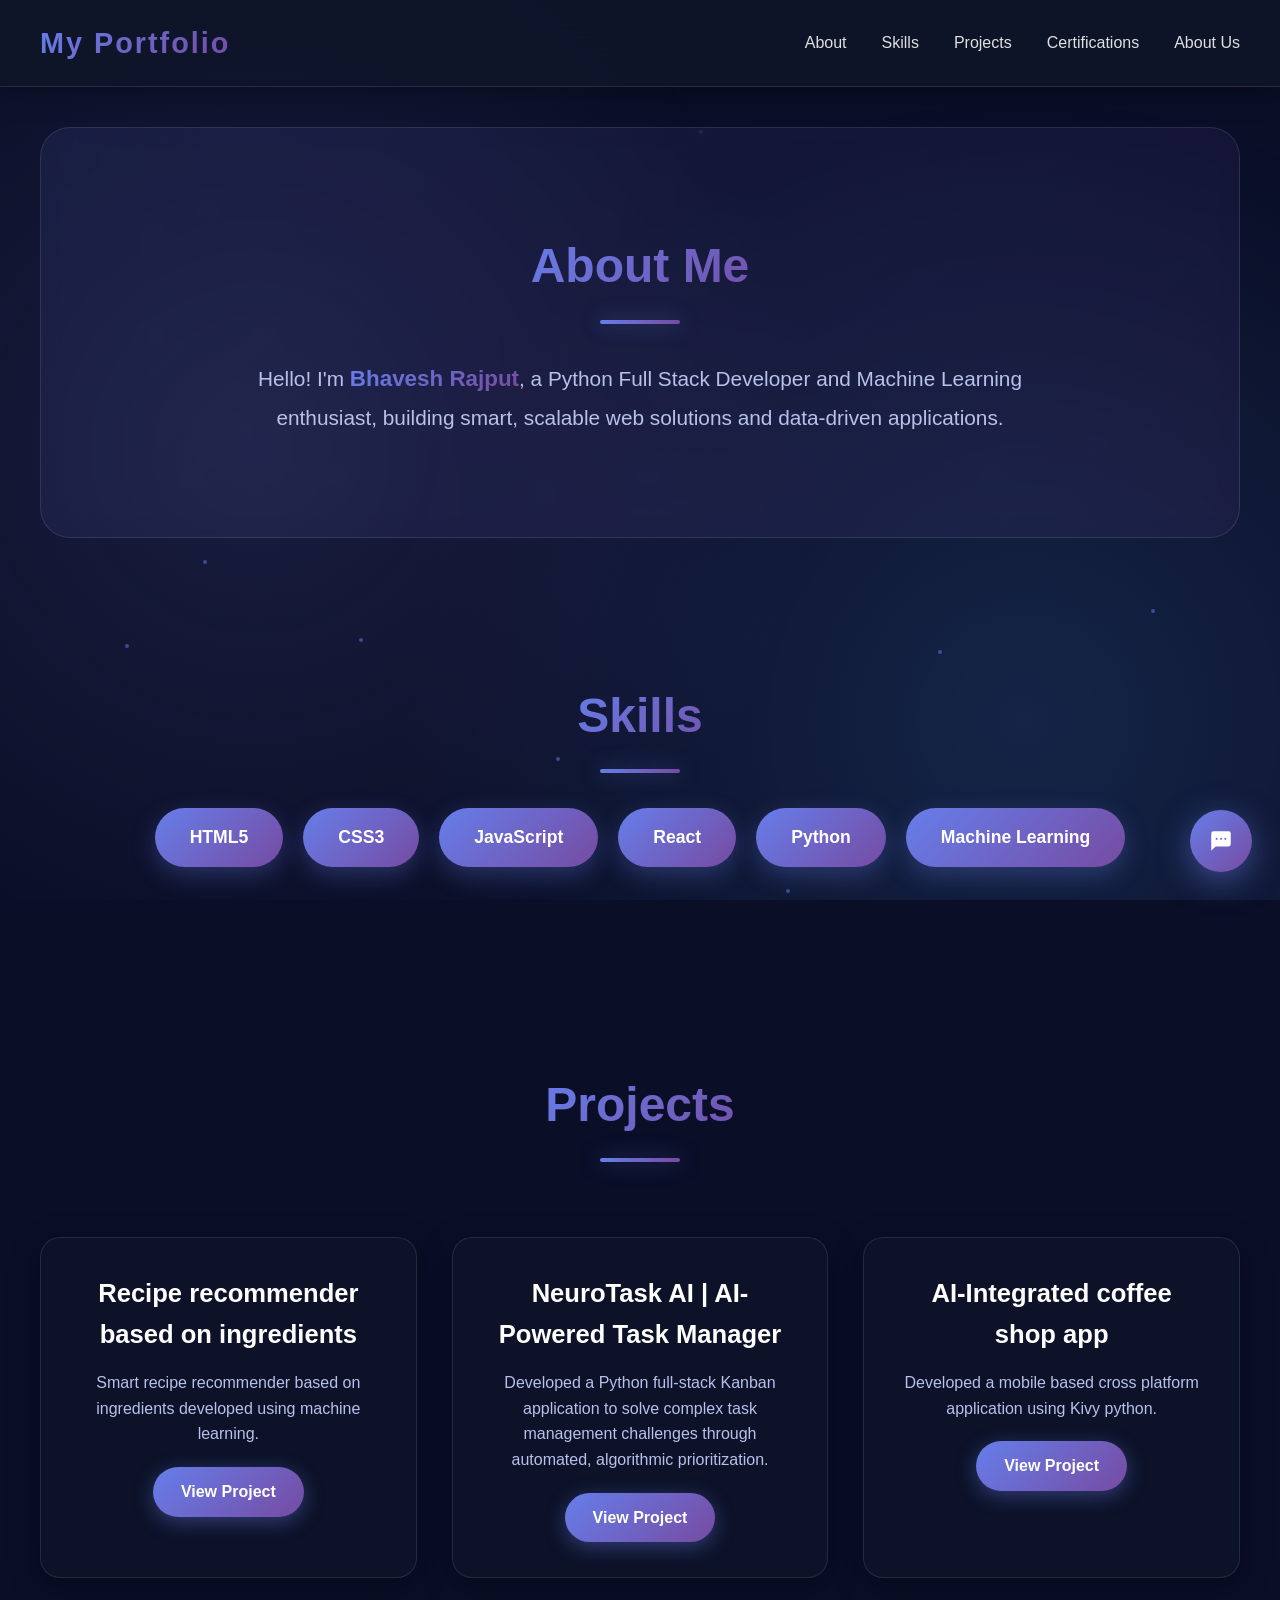
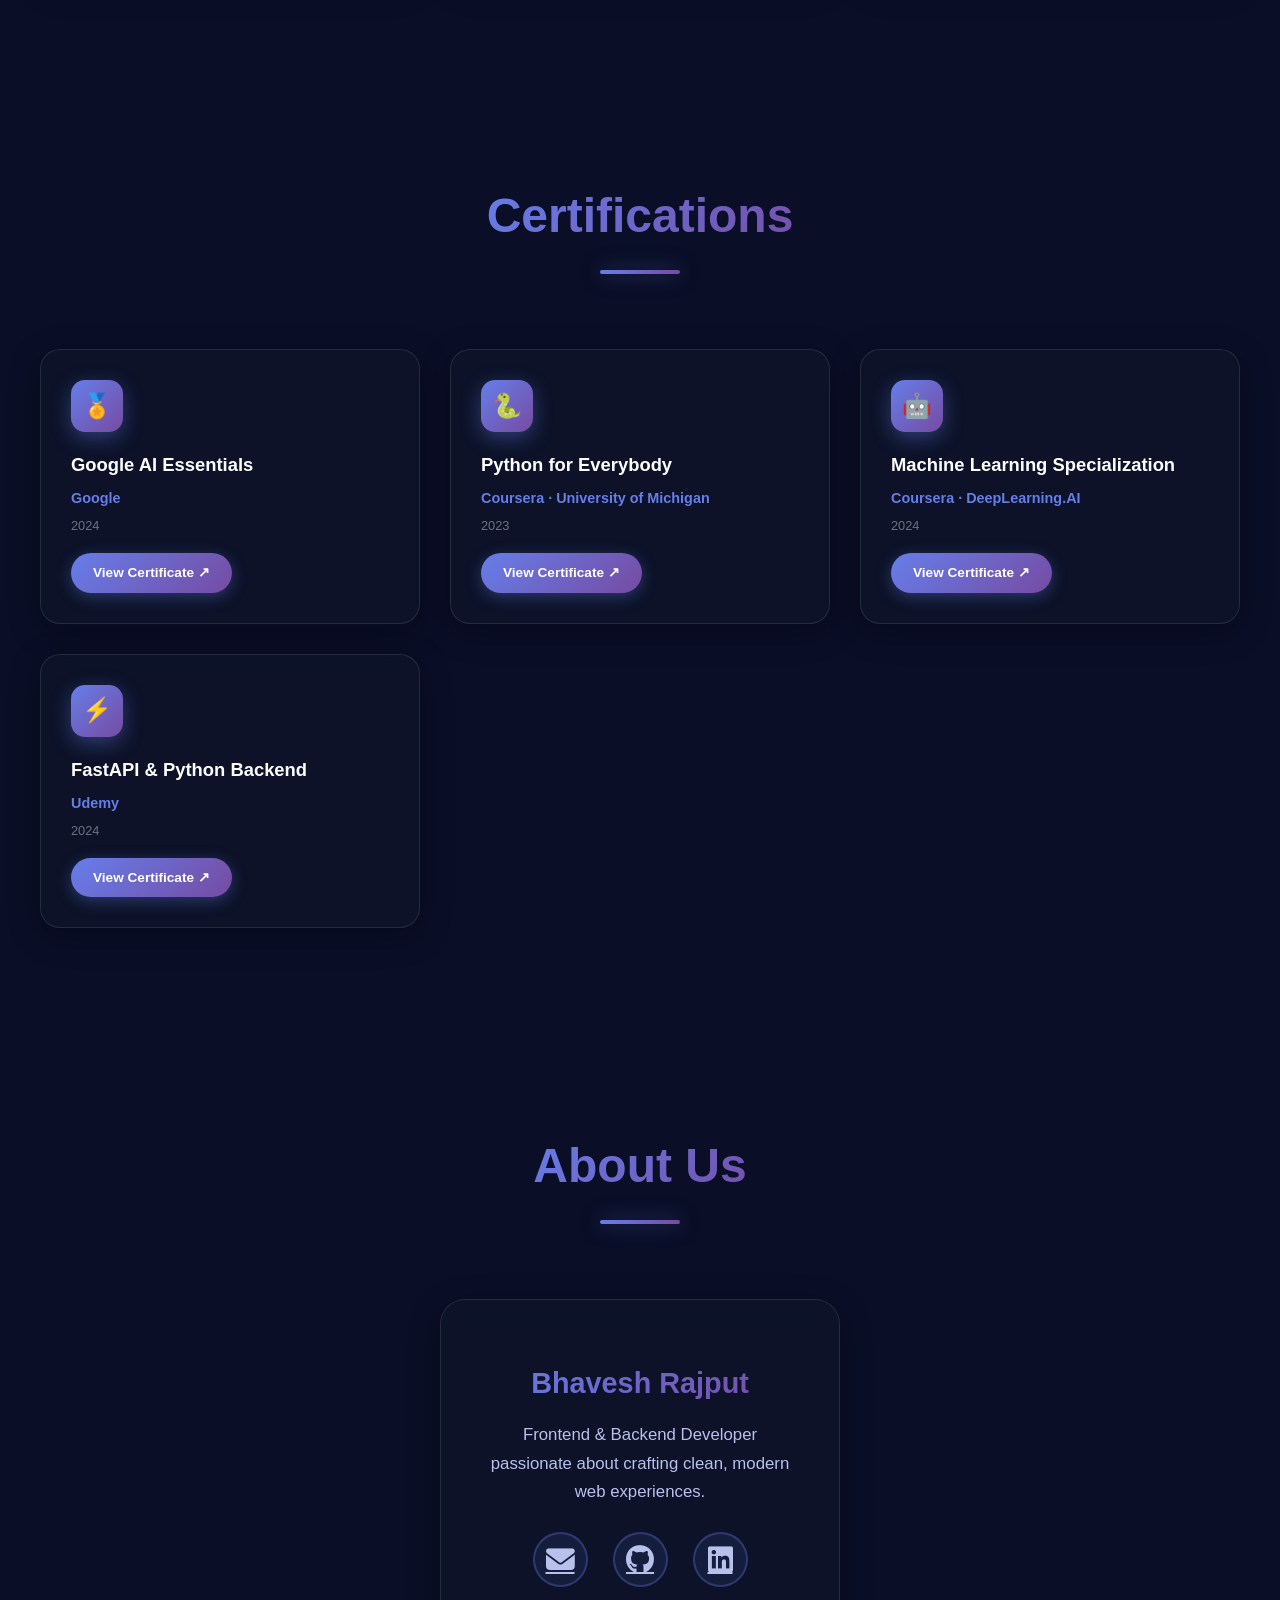
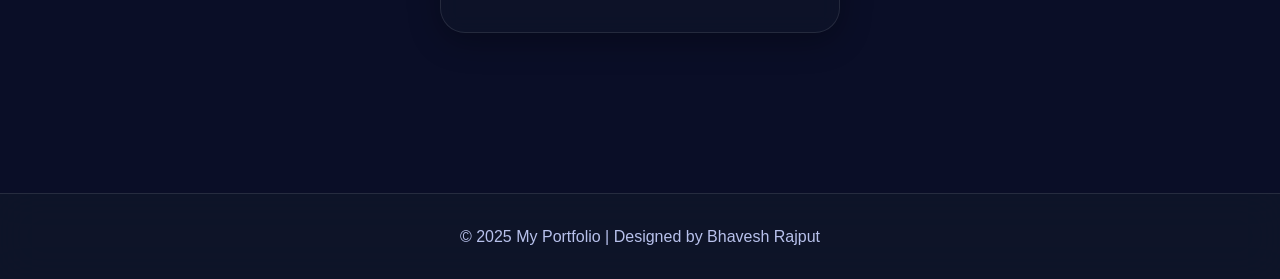
<file: index (2).html>
<!DOCTYPE html>
<html lang="en">
<head>
  <meta charset="UTF-8">
  <meta name="viewport" content="width=device-width, initial-scale=1.0">
  <title>Bhavesh Rajput | Portfolio</title>
  <link rel="stylesheet" href="https://cdnjs.cloudflare.com/ajax/libs/font-awesome/6.5.1/css/all.min.css" integrity="sha512-DTOQO9RWCH3ppGqcWaEA1BIZOC6xxalwEsw9c2QQeAIftl+Vegovlnee1c9QX4TctnWMn13TZye+giMm8e2LwA==" crossorigin="anonymous" referrerpolicy="no-referrer" />
  <link rel="preconnect" href="https://fonts.googleapis.com">
  <link rel="preconnect" href="https://fonts.gstatic.com" crossorigin>
  <link href="https://fonts.googleapis.com/css2?family=DM+Mono:ital,wght@0,300;0,400;0,500;1,300&family=Syne:wght@400;600;700;800&display=swap" rel="stylesheet">

  <meta name="cb-api" content="https://portfolio-6pbh.onrender.com">
  <style>
    * {
      margin: 0;
      padding: 0;
      box-sizing: border-box;
    }

    body {
      font-family: 'Segoe UI', Tahoma, Geneva, Verdana, sans-serif;
      line-height: 1.6;
      color: #e0e0e0;
      background: #0a0e27;
      overflow-x: hidden;
    }

    /* Animated background */
    body::before {
      content: "";
      position: fixed;
      top: 0;
      left: 0;
      width: 100%;
      height: 100%;
      background: radial-gradient(circle at 20% 50%, rgba(120, 119, 198, 0.15), transparent 50%),
                  radial-gradient(circle at 80% 80%, rgba(88, 166, 255, 0.15), transparent 50%);
      z-index: -1;
      animation: bgShift 15s ease-in-out infinite;
    }

    @keyframes bgShift {
      0%, 100% { opacity: 1; transform: scale(1); }
      50% { opacity: 0.8; transform: scale(1.1); }
    }

    /* Navbar */
    header {
      background: rgba(15, 23, 42, 0.8);
      backdrop-filter: blur(20px);
      border-bottom: 1px solid rgba(255, 255, 255, 0.1);
      padding: 20px 40px;
      position: sticky;
      top: 0;
      z-index: 1000;
      box-shadow: 0 4px 30px rgba(0, 0, 0, 0.3);
    }

    nav {
      display: flex;
      justify-content: space-between;
      align-items: center;
      max-width: 1400px;
      margin: 0 auto;
    }

    .logo {
      font-size: 1.8rem;
      font-weight: 700;
      background: linear-gradient(135deg, #667eea 0%, #764ba2 100%);
      -webkit-background-clip: text;
      -webkit-text-fill-color: transparent;
      background-clip: text;
      letter-spacing: 2px;
    }

    .nav-links {
      list-style: none;
      display: flex;
      gap: 35px;
    }

    .nav-links a {
      color: #e0e0e0;
      text-decoration: none;
      font-weight: 500;
      font-size: 1rem;
      position: relative;
      transition: all 0.3s ease;
    }

    .nav-links a::after {
      content: "";
      position: absolute;
      bottom: -5px;
      left: 0;
      width: 0;
      height: 2px;
      background: linear-gradient(90deg, #667eea, #764ba2);
      transition: width 0.3s ease;
    }

    .nav-links a:hover { color: #fff; }
    .nav-links a:hover::after { width: 100%; }

    /* Sections */
    section {
      padding: 100px 40px;
      text-align: center;
      position: relative;
    }

    .container { max-width: 1200px; margin: auto; }

    h2 {
      font-size: 3rem;
      margin-bottom: 20px;
      background: linear-gradient(135deg, #667eea 0%, #764ba2 100%);
      -webkit-background-clip: text;
      -webkit-text-fill-color: transparent;
      background-clip: text;
      position: relative;
      display: inline-block;
      animation: fadeInUp 0.8s ease;
    }

    @keyframes fadeInUp {
      from { opacity: 0; transform: translateY(30px); }
      to   { opacity: 1; transform: translateY(0); }
    }

    h2::after {
      content: "";
      display: block;
      width: 80px;
      height: 4px;
      margin: 15px auto;
      background: linear-gradient(90deg, #667eea, #764ba2);
      border-radius: 5px;
      box-shadow: 0 0 20px rgba(102, 126, 234, 0.5);
    }

    /* About Section */
    #about {
      background: linear-gradient(135deg, rgba(102, 126, 234, 0.1) 0%, rgba(118, 75, 162, 0.1) 100%);
      border-radius: 30px;
      margin: 40px;
      backdrop-filter: blur(10px);
      border: 1px solid rgba(255, 255, 255, 0.1);
    }

    #about p {
      font-size: 1.3rem;
      line-height: 1.8;
      color: #b8c1ec;
      max-width: 800px;
      margin: 0 auto;
      animation: fadeInUp 1s ease 0.2s backwards;
    }

    .highlight {
      background: linear-gradient(135deg, #667eea 0%, #764ba2 100%);
      -webkit-background-clip: text;
      -webkit-text-fill-color: transparent;
      background-clip: text;
      font-weight: 700;
      font-size: 1.4rem;
    }

    /* Skills */
    .skills-list {
      display: flex;
      justify-content: center;
      gap: 20px;
      flex-wrap: wrap;
      animation: fadeInUp 1s ease 0.4s backwards;
    }

    .skills-list li {
      background: linear-gradient(135deg, #667eea 0%, #764ba2 100%);
      color: white;
      padding: 15px 35px;
      border-radius: 50px;
      font-weight: 600;
      font-size: 1.1rem;
      transition: all 0.3s ease;
      box-shadow: 0 8px 25px rgba(102, 126, 234, 0.3);
      position: relative;
      overflow: hidden;
    }

    .skills-list li::before {
      content: "";
      position: absolute;
      top: 0;
      left: -100%;
      width: 100%;
      height: 100%;
      background: linear-gradient(90deg, transparent, rgba(255, 255, 255, 0.3), transparent);
      transition: left 0.5s ease;
    }

    .skills-list li:hover {
      transform: translateY(-8px) scale(1.05);
      box-shadow: 0 12px 35px rgba(102, 126, 234, 0.5);
    }

    .skills-list li:hover::before { left: 100%; }

    /* Projects */
    .projects-grid {
      display: grid;
      grid-template-columns: repeat(auto-fit, minmax(320px, 1fr));
      gap: 35px;
      margin-top: 40px;
    }

    .project-card {
      background: rgba(15, 23, 42, 0.6);
      backdrop-filter: blur(10px);
      padding: 35px;
      border-radius: 20px;
      transition: all 0.4s ease;
      box-shadow: 0 8px 32px rgba(0, 0, 0, 0.3);
      border: 1px solid rgba(255, 255, 255, 0.1);
      position: relative;
      overflow: hidden;
      animation: fadeInUp 1s ease backwards;
    }

    .project-card:nth-child(1) { animation-delay: 0.2s; }
    .project-card:nth-child(2) { animation-delay: 0.4s; }
    .project-card:nth-child(3) { animation-delay: 0.6s; }

    .project-card::before {
      content: "";
      position: absolute;
      top: 0; left: 0;
      width: 100%; height: 100%;
      background: linear-gradient(135deg, rgba(102, 126, 234, 0.1) 0%, rgba(118, 75, 162, 0.1) 100%);
      opacity: 0;
      transition: opacity 0.3s ease;
    }

    .project-card:hover {
      transform: translateY(-12px) scale(1.02);
      box-shadow: 0 15px 50px rgba(102, 126, 234, 0.4);
      border-color: rgba(102, 126, 234, 0.5);
    }

    .project-card:hover::before { opacity: 1; }

    .project-card h3 {
      color: #fff;
      font-size: 1.6rem;
      margin-bottom: 15px;
      position: relative;
      z-index: 1;
    }

    .project-card p {
      color: #b8c1ec;
      font-size: 1rem;
      margin-bottom: 20px;
      position: relative;
      z-index: 1;
    }

    .project-card a {
      display: inline-block;
      text-decoration: none;
      background: linear-gradient(135deg, #667eea 0%, #764ba2 100%);
      color: #fff;
      padding: 12px 28px;
      border-radius: 50px;
      transition: all 0.3s ease;
      font-weight: 600;
      box-shadow: 0 5px 20px rgba(102, 126, 234, 0.4);
      position: relative;
      z-index: 1;
    }

    .project-card a:hover {
      transform: scale(1.05);
      box-shadow: 0 8px 30px rgba(102, 126, 234, 0.6);
    }

    /* Team Section */
    .team-grid {
      display: flex;
      justify-content: center;
      margin-top: 40px;
    }

    .team-card {
      background: rgba(15, 23, 42, 0.6);
      backdrop-filter: blur(10px);
      padding: 45px;
      border-radius: 25px;
      text-align: center;
      box-shadow: 0 8px 32px rgba(0, 0, 0, 0.3);
      transition: all 0.4s ease;
      max-width: 400px;
      border: 1px solid rgba(255, 255, 255, 0.1);
      animation: fadeInUp 1s ease 0.6s backwards;
    }

    .team-card:hover {
      transform: translateY(-12px);
      box-shadow: 0 15px 50px rgba(102, 126, 234, 0.4);
      border-color: rgba(102, 126, 234, 0.5);
    }

    .team-card h3 {
      margin: 15px 0;
      color: #fff;
      font-size: 1.8rem;
      background: linear-gradient(135deg, #667eea 0%, #764ba2 100%);
      -webkit-background-clip: text;
      -webkit-text-fill-color: transparent;
      background-clip: text;
    }

    .team-card p {
      font-size: 1.05rem;
      color: #b8c1ec;
      margin-bottom: 25px;
      line-height: 1.7;
    }

    /* Social Links */
    .social-links {
      display: flex;
      justify-content: center;
      gap: 25px;
    }

    .social-links a {
      font-size: 1.8rem;
      color: #b8c1ec;
      transition: all 0.3s ease;
      width: 55px;
      height: 55px;
      display: flex;
      align-items: center;
      justify-content: center;
      border-radius: 50%;
      background: rgba(102, 126, 234, 0.1);
      border: 2px solid rgba(102, 126, 234, 0.3);
    }

    .social-links a:hover {
      color: #fff;
      background: linear-gradient(135deg, #667eea 0%, #764ba2 100%);
      transform: translateY(-5px) rotate(360deg);
      box-shadow: 0 8px 25px rgba(102, 126, 234, 0.5);
      border-color: transparent;
    }

    /* Footer */
    footer {
      background: rgba(15, 23, 42, 0.8);
      backdrop-filter: blur(20px);
      color: #b8c1ec;
      text-align: center;
      padding: 30px;
      margin-top: 60px;
      font-size: 1rem;
      border-top: 1px solid rgba(255, 255, 255, 0.1);
    }

    /* Active nav link */
    .nav-links a.active {
      color: #fff;
    }
    .nav-links a.active::after {
      width: 100%;
    }

    /* Mobile hamburger */
    .hamburger {
      display: none;
      flex-direction: column;
      gap: 5px;
      background: none;
      border: none;
      cursor: pointer;
      padding: 4px;
    }
    .hamburger span {
      display: block;
      width: 26px;
      height: 2px;
      background: #e0e0e0;
      border-radius: 2px;
      transition: all 0.3s ease;
    }
    .hamburger.open span:nth-child(1) { transform: translateY(7px) rotate(45deg); }
    .hamburger.open span:nth-child(2) { opacity: 0; }
    .hamburger.open span:nth-child(3) { transform: translateY(-7px) rotate(-45deg); }

    /* Certifications */
    .certs-grid {
      display: grid;
      grid-template-columns: repeat(auto-fit, minmax(280px, 1fr));
      gap: 30px;
      margin-top: 40px;
    }

    .cert-card {
      background: rgba(15, 23, 42, 0.6);
      backdrop-filter: blur(10px);
      padding: 30px;
      border-radius: 20px;
      border: 1px solid rgba(255, 255, 255, 0.1);
      box-shadow: 0 8px 32px rgba(0, 0, 0, 0.3);
      transition: all 0.4s ease;
      position: relative;
      overflow: hidden;
      text-align: left;
      animation: fadeInUp 1s ease backwards;
    }

    .cert-card:nth-child(1) { animation-delay: 0.1s; }
    .cert-card:nth-child(2) { animation-delay: 0.25s; }
    .cert-card:nth-child(3) { animation-delay: 0.4s; }
    .cert-card:nth-child(4) { animation-delay: 0.55s; }

    .cert-card::before {
      content: "";
      position: absolute;
      top: 0; left: 0;
      width: 100%; height: 100%;
      background: linear-gradient(135deg, rgba(102, 126, 234, 0.1) 0%, rgba(118, 75, 162, 0.1) 100%);
      opacity: 0;
      transition: opacity 0.3s ease;
    }

    .cert-card:hover {
      transform: translateY(-10px) scale(1.02);
      box-shadow: 0 15px 50px rgba(102, 126, 234, 0.4);
      border-color: rgba(102, 126, 234, 0.5);
    }

    .cert-card:hover::before { opacity: 1; }

    .cert-badge {
      width: 52px;
      height: 52px;
      border-radius: 14px;
      background: linear-gradient(135deg, #667eea 0%, #764ba2 100%);
      display: flex;
      align-items: center;
      justify-content: center;
      font-size: 1.5rem;
      margin-bottom: 18px;
      box-shadow: 0 6px 20px rgba(102, 126, 234, 0.4);
      position: relative;
      z-index: 1;
    }

    .cert-card h3 {
      color: #fff;
      font-size: 1.15rem;
      font-weight: 700;
      margin-bottom: 8px;
      position: relative;
      z-index: 1;
    }

    .cert-card .cert-issuer {
      font-size: 0.9rem;
      color: #667eea;
      font-weight: 600;
      margin-bottom: 6px;
      position: relative;
      z-index: 1;
    }

    .cert-card .cert-date {
      font-size: 0.8rem;
      color: #6b7280;
      margin-bottom: 16px;
      position: relative;
      z-index: 1;
    }

    .cert-card a {
      display: inline-flex;
      align-items: center;
      gap: 6px;
      text-decoration: none;
      background: linear-gradient(135deg, #667eea 0%, #764ba2 100%);
      color: #fff;
      padding: 9px 22px;
      border-radius: 50px;
      font-size: 0.85rem;
      font-weight: 600;
      transition: all 0.3s ease;
      box-shadow: 0 4px 15px rgba(102, 126, 234, 0.35);
      position: relative;
      z-index: 1;
    }

    .cert-card a:hover {
      transform: scale(1.05);
      box-shadow: 0 6px 25px rgba(102, 126, 234, 0.55);
    }

    /* Responsive */
    @media(max-width: 768px) {
      nav { flex-direction: row; flex-wrap: wrap; }
      .hamburger { display: flex; }
      .nav-links {
        display: none;
        width: 100%;
        flex-direction: column;
        gap: 0;
        background: rgba(15, 23, 42, 0.98);
        border-radius: 12px;
        padding: 10px 0;
        margin-top: 10px;
        border: 1px solid rgba(255,255,255,0.08);
      }
      .nav-links.open { display: flex; }
      .nav-links li { width: 100%; }
      .nav-links a {
        display: block;
        padding: 12px 20px;
        border-radius: 8px;
      }
      h2 { font-size: 2.2rem; }
      section { padding: 60px 20px; }
      .skills-list li { padding: 12px 25px; font-size: 1rem; }
      .social-links a { width: 50px; height: 50px; font-size: 1.5rem; }
      .certs-grid { grid-template-columns: 1fr; }
    }

    /* Floating particles */
    .particle {
      position: fixed;
      width: 4px;
      height: 4px;
      background: rgba(102, 126, 234, 0.5);
      border-radius: 50%;
      pointer-events: none;
      animation: float 8s ease-in-out infinite;
      z-index: -1;
    }

    @keyframes float {
      0%, 100% { transform: translateY(0) translateX(0); opacity: 0; }
      50% { opacity: 1; }
    }

    /* ═══════════════════════════════════════════════════════════
       CHATBOT WIDGET STYLES
    ════════════════════════════════════════════════════════════ */
    :root {
      --cb-accent:   #667eea;
      --cb-accent2:  #764ba2;
      --cb-surface:  rgba(10, 14, 39, 0.97);
      --cb-border:   rgba(102, 126, 234, 0.2);
      --cb-text:     #e0e0e0;
      --cb-muted:    #6b7280;
      --cb-msg-bot:  rgba(102, 126, 234, 0.08);
      --cb-msg-user: linear-gradient(135deg, #667eea, #764ba2);
      --cb-r:        16px;
      --cb-font:     'Syne', 'Segoe UI', sans-serif;
      --cb-mono:     'DM Mono', 'Courier New', monospace;
    }

    /* ── Launcher ── */
    #cb-launcher {
      position: fixed;
      bottom: 28px;
      right: 28px;
      z-index: 9999;
      width: 62px;
      height: 62px;
      border-radius: 50%;
      border: none;
      cursor: pointer;
      background: linear-gradient(135deg, #667eea, #764ba2);
      box-shadow: 0 8px 32px rgba(102, 126, 234, 0.5), 0 0 0 0 rgba(102, 126, 234, 0.4);
      display: flex;
      align-items: center;
      justify-content: center;
      transition: transform 0.3s cubic-bezier(0.34,1.56,0.64,1);
      animation: cb-pulse 2.8s ease-out infinite;
    }
    #cb-launcher:hover { transform: scale(1.12); }
    #cb-launcher.open  { animation: none; box-shadow: 0 8px 32px rgba(102,126,234,0.5); }

    @keyframes cb-pulse {
      0%   { box-shadow: 0 8px 32px rgba(102,126,234,0.5), 0 0 0 0 rgba(102,126,234,0.4); }
      65%  { box-shadow: 0 8px 32px rgba(102,126,234,0.5), 0 0 0 16px rgba(102,126,234,0); }
      100% { box-shadow: 0 8px 32px rgba(102,126,234,0.5), 0 0 0 0 rgba(102,126,234,0); }
    }

    .cb-icon { position: absolute; transition: all 0.3s cubic-bezier(0.34,1.56,0.64,1); }
    .cb-icon-chat  { opacity: 1;  transform: rotate(0deg) scale(1); }
    .cb-icon-close { opacity: 0; transform: rotate(-90deg) scale(0.5); }
    #cb-launcher.open .cb-icon-chat  { opacity: 0; transform: rotate(90deg) scale(0.5); }
    #cb-launcher.open .cb-icon-close { opacity: 1; transform: rotate(0deg) scale(1); }

    /* Tooltip */
    #cb-launcher::before {
      content: 'Ask me anything!';
      position: absolute;
      right: 72px;
      bottom: 50%;
      transform: translateY(50%);
      background: rgba(10,14,39,0.95);
      border: 1px solid var(--cb-border);
      color: var(--cb-text);
      font-family: var(--cb-font);
      font-size: 0.75rem;
      padding: 7px 13px;
      border-radius: 8px;
      white-space: nowrap;
      opacity: 0;
      pointer-events: none;
      transition: opacity 0.2s;
      backdrop-filter: blur(12px);
    }
    #cb-launcher::after {
      content: '';
      position: absolute;
      right: 68px;
      bottom: 50%;
      transform: translateY(50%);
      border: 5px solid transparent;
      border-left-color: rgba(10,14,39,0.95);
      opacity: 0;
      pointer-events: none;
      transition: opacity 0.2s;
    }
    #cb-launcher:not(.open):hover::before,
    #cb-launcher:not(.open):hover::after { opacity: 1; }

    /* ── Chat Window ── */
    #cb-window {
      position: fixed;
      bottom: 104px;
      right: 28px;
      z-index: 9998;
      width: min(420px, calc(100vw - 40px));
      height: min(580px, calc(100vh - 150px));
      background: var(--cb-surface);
      border: 1px solid var(--cb-border);
      border-radius: var(--cb-r);
      display: flex;
      flex-direction: column;
      overflow: hidden;
      backdrop-filter: blur(28px) saturate(160%);
      -webkit-backdrop-filter: blur(28px) saturate(160%);
      box-shadow:
        0 32px 80px rgba(0,0,0,0.7),
        0 0 0 1px rgba(102,126,234,0.15),
        inset 0 1px 0 rgba(255,255,255,0.06);
      transform: translateY(24px) scale(0.95);
      opacity: 0;
      pointer-events: none;
      transition: transform 0.38s cubic-bezier(0.34,1.56,0.64,1), opacity 0.22s ease;
    }
    #cb-window.visible {
      transform: translateY(0) scale(1);
      opacity: 1;
      pointer-events: all;
    }

    /* ── Header ── */
    .cb-header {
      padding: 14px 16px;
      border-bottom: 1px solid var(--cb-border);
      display: flex;
      align-items: center;
      gap: 11px;
      background: linear-gradient(180deg, rgba(102,126,234,0.07) 0%, transparent 100%);
      flex-shrink: 0;
    }

    .cb-avatar {
      width: 42px;
      height: 42px;
      border-radius: 50%;
      background: linear-gradient(135deg, #667eea, #764ba2);
      display: flex;
      align-items: center;
      justify-content: center;
      flex-shrink: 0;
      font-size: 20px;
      position: relative;
      box-shadow: 0 4px 16px rgba(102,126,234,0.4);
    }
    .cb-avatar::after {
      content: '';
      position: absolute;
      bottom: 1px; right: 1px;
      width: 11px; height: 11px;
      border-radius: 50%;
      background: #22c55e;
      border: 2px solid #0a0e27;
    }

    .cb-header-info { flex: 1; min-width: 0; }
    .cb-header-info h3 {
      font-family: var(--cb-font);
      font-size: 0.93rem;
      font-weight: 700;
      color: #fff;
      letter-spacing: 0.02em;
    }
    .cb-header-info p {
      font-family: var(--cb-mono);
      font-size: 0.68rem;
      color: var(--cb-muted);
      margin-top: 1px;
    }

    .cb-badge {
      font-family: var(--cb-mono);
      font-size: 0.58rem;
      padding: 3px 9px;
      border-radius: 99px;
      background: rgba(102,126,234,0.14);
      color: #667eea;
      border: 1px solid rgba(102,126,234,0.3);
      letter-spacing: 0.1em;
      text-transform: uppercase;
      white-space: nowrap;
    }

    /* ── Messages ── */
    .cb-messages {
      flex: 1;
      overflow-y: auto;
      padding: 16px 13px;
      display: flex;
      flex-direction: column;
      gap: 13px;
      scroll-behavior: smooth;
    }
    .cb-messages::-webkit-scrollbar { width: 3px; }
    .cb-messages::-webkit-scrollbar-track { background: transparent; }
    .cb-messages::-webkit-scrollbar-thumb { background: var(--cb-border); border-radius: 99px; }

    /* ── Bubbles ── */
    .cb-msg {
      display: flex;
      gap: 9px;
      align-items: flex-end;
      animation: cb-msg-in 0.28s cubic-bezier(0.34,1.56,0.64,1) both;
    }
    @keyframes cb-msg-in {
      from { opacity: 0; transform: translateY(8px) scale(0.97); }
      to   { opacity: 1; transform: translateY(0) scale(1); }
    }
    .cb-msg.user { flex-direction: row-reverse; }

    .cb-msg-ava {
      width: 28px; height: 28px;
      border-radius: 50%;
      flex-shrink: 0;
      display: flex; align-items: center; justify-content: center;
      font-size: 13px;
    }
    .cb-msg.bot  .cb-msg-ava { background: linear-gradient(135deg,#667eea,#764ba2); }
    .cb-msg.user .cb-msg-ava { background: rgba(102,126,234,0.15); border: 1px solid var(--cb-border); }

    .cb-msg-body { max-width: 83%; }

    .cb-bubble {
      padding: 10px 14px;
      border-radius: 14px;
      font-size: 0.86rem;
      line-height: 1.55;
      color: var(--cb-text);
      word-break: break-word;
    }
    .cb-msg.bot .cb-bubble {
      background: var(--cb-msg-bot);
      border: 1px solid var(--cb-border);
      border-bottom-left-radius: 4px;
    }
    .cb-msg.user .cb-bubble {
      background: var(--cb-msg-user);
      border-bottom-right-radius: 4px;
      color: #fff;
    }

    /* Markdown rendering */
    .cb-bubble p  { margin: 0 0 7px; }
    .cb-bubble p:last-child { margin-bottom: 0; }
    .cb-bubble code {
      font-family: var(--cb-mono);
      font-size: 0.78rem;
      background: rgba(0,0,0,0.35);
      padding: 1px 5px;
      border-radius: 4px;
      color: #7dd3fc;
    }
    .cb-bubble pre {
      background: rgba(0,0,0,0.4);
      border: 1px solid rgba(255,255,255,0.08);
      border-radius: 8px;
      padding: 10px 12px;
      overflow-x: auto;
      margin: 7px 0;
    }
    .cb-bubble pre code { background: none; padding: 0; color: #7dd3fc; }
    .cb-bubble strong { color: #fff; font-weight: 600; }
    .cb-bubble ul, .cb-bubble ol { padding-left: 17px; margin: 5px 0; }
    .cb-bubble li { margin: 3px 0; }
    .cb-bubble a { color: #667eea; text-decoration: underline; }

    .cb-meta {
      display: flex;
      align-items: center;
      gap: 6px;
      margin-top: 4px;
      padding: 0 2px;
    }
    .cb-msg.user .cb-meta { justify-content: flex-end; }
    .cb-time {
      font-family: var(--cb-mono);
      font-size: 0.6rem;
      color: var(--cb-muted);
    }
    .cb-src {
      font-family: var(--cb-mono);
      font-size: 0.56rem;
      padding: 1px 6px;
      border-radius: 99px;
      border: 1px solid;
      letter-spacing: 0.07em;
      text-transform: uppercase;
    }
    .cb-src.rag    { color: #22c55e; border-color: rgba(34,197,94,0.3); background: rgba(34,197,94,0.07); }
    .cb-src.llm    { color: #667eea; border-color: rgba(102,126,234,0.3); background: rgba(102,126,234,0.07); }
    .cb-src.hybrid { color: #f59e0b; border-color: rgba(245,158,11,0.3); background: rgba(245,158,11,0.07); }

    /* ── Typing ── */
    .cb-typing .cb-bubble {
      display: flex; gap: 5px; align-items: center;
      padding: 13px 16px;
    }
    .cb-dot {
      width: 7px; height: 7px;
      border-radius: 50%;
      background: var(--cb-muted);
      animation: cb-bounce 1.2s ease-in-out infinite;
    }
    .cb-dot:nth-child(2) { animation-delay: 0.18s; }
    .cb-dot:nth-child(3) { animation-delay: 0.36s; }
    @keyframes cb-bounce {
      0%,60%,100% { transform: translateY(0); opacity: 0.45; }
      30%          { transform: translateY(-5px); opacity: 1; }
    }

    /* ── Suggestions ── */
    .cb-suggestions {
      display: flex;
      flex-wrap: wrap;
      gap: 6px;
      margin-top: 5px;
    }
    .cb-sugg {
      font-family: var(--cb-font);
      font-size: 0.71rem;
      padding: 5px 12px;
      border-radius: 99px;
      border: 1px solid rgba(102,126,234,0.3);
      background: rgba(102,126,234,0.07);
      color: #667eea;
      cursor: pointer;
      transition: all 0.2s;
      white-space: nowrap;
    }
    .cb-sugg:hover {
      background: rgba(102,126,234,0.18);
      border-color: #667eea;
      transform: translateY(-1px);
    }

    /* ── Input ── */
    .cb-input-area {
      padding: 12px 13px 13px;
      border-top: 1px solid var(--cb-border);
      background: rgba(0,0,0,0.25);
      flex-shrink: 0;
    }
    .cb-input-row { display: flex; gap: 9px; align-items: flex-end; }

    #cb-input {
      flex: 1;
      min-height: 40px;
      max-height: 108px;
      padding: 10px 13px;
      border-radius: 11px;
      border: 1px solid var(--cb-border);
      background: rgba(255,255,255,0.04);
      color: var(--cb-text);
      font-family: var(--cb-font);
      font-size: 0.86rem;
      resize: none;
      outline: none;
      transition: border-color 0.2s;
      line-height: 1.4;
      overflow-y: auto;
    }
    #cb-input::placeholder { color: var(--cb-muted); }
    #cb-input:focus { border-color: rgba(102,126,234,0.5); }
    #cb-input::-webkit-scrollbar { width: 3px; }

    #cb-send {
      width: 40px; height: 40px;
      border-radius: 11px;
      border: none;
      background: linear-gradient(135deg, #667eea, #764ba2);
      cursor: pointer;
      display: flex; align-items: center; justify-content: center;
      flex-shrink: 0;
      transition: transform 0.2s cubic-bezier(0.34,1.56,0.64,1), opacity 0.2s;
      box-shadow: 0 4px 16px rgba(102,126,234,0.35);
    }
    #cb-send:hover { transform: scale(1.08); }
    #cb-send:active { transform: scale(0.94); }
    #cb-send:disabled { opacity: 0.38; cursor: not-allowed; transform: none; }
    #cb-send svg { width: 17px; height: 17px; }

    .cb-hint {
      font-family: var(--cb-mono);
      font-size: 0.58rem;
      color: var(--cb-muted);
      text-align: center;
      margin-top: 6px;
      letter-spacing: 0.04em;
    }
    .cb-hint span { color: rgba(102,126,234,0.7); }

    /* Error bubble */
    .cb-error .cb-bubble {
      background: rgba(239,68,68,0.07);
      border-color: rgba(239,68,68,0.25);
      color: #fca5a5;
    }

    @media(max-width: 480px) {
      #cb-window { right: 12px; bottom: 90px; width: calc(100vw - 24px); }
      #cb-launcher { right: 16px; bottom: 16px; }
    }
  </style>
</head>
<body>

  <!-- ═══════════════ PORTFOLIO HTML (unchanged) ═══════════════ -->

  <header>
    <nav>
      <h1 class="logo">My Portfolio</h1>
      <button class="hamburger" id="hamburger" aria-label="Toggle menu">
        <span></span><span></span><span></span>
      </button>
      <ul class="nav-links" id="nav-links">
        <li><a href="#about">About</a></li>
        <li><a href="#skills">Skills</a></li>
        <li><a href="#projects">Projects</a></li>
        <li><a href="#certifications">Certifications</a></li>
        <li><a href="#team">About Us</a></li>
      </ul>
    </nav>
  </header>

  <section id="about">
    <div class="container">
      <h2>About Me</h2>
      <p>Hello! I'm <span class="highlight">Bhavesh Rajput</span>, a Python Full Stack Developer and Machine Learning enthusiast, building smart, scalable web solutions and data-driven applications.</p>
    </div>
  </section>

  <section id="skills">
    <div class="container">
      <h2>Skills</h2>
      <ul class="skills-list">
        <li>HTML5</li>
        <li>CSS3</li>
        <li>JavaScript</li>
        <li>React</li>
        <li>Python</li>
        <li>Machine Learning</li>
      </ul>
    </div>
  </section>

  <section id="projects">
    <div class="container">
      <h2>Projects</h2>
      <div class="projects-grid">
        <div class="project-card">
          <h3>Recipe recommender based on ingredients</h3>
          <p>Smart recipe recommender based on ingredients developed using machine learning.</p>
          <a href="https://recipe-recommender-0uoq.onrender.com" target="_blank">View Project</a>
        </div>
        <div class="project-card">
          <h3>NeuroTask AI | AI-Powered Task Manager</h3>
          <p>Developed a Python full-stack Kanban application to solve complex task management challenges through automated, algorithmic prioritization.</p>
          <a href="https://neurotask-20b3.onrender.com" target="_blank">View Project</a>
        </div>
        <div class="project-card">
          <h3>AI-Integrated coffee shop app</h3>
          <p>Developed a mobile based cross platform application using Kivy python.</p>
          <a href="https://www.mediafire.com/file/me7soozmntqi7dm/CoffeeConnect.apk/file" target="_blank">View Project</a>
        </div>
      </div>
    </div>
  </section>

  <section id="certifications">
    <div class="container">
      <h2>Certifications</h2>
      <div class="certs-grid">

        <div class="cert-card">
          <div class="cert-badge">🏅</div>
          <h3>Google AI Essentials</h3>
          <div class="cert-issuer">Google</div>
          <div class="cert-date">2024</div>
          <a href="#" target="_blank">View Certificate ↗</a>
        </div>

        <div class="cert-card">
          <div class="cert-badge">🐍</div>
          <h3>Python for Everybody</h3>
          <div class="cert-issuer">Coursera · University of Michigan</div>
          <div class="cert-date">2023</div>
          <a href="#" target="_blank">View Certificate ↗</a>
        </div>

        <div class="cert-card">
          <div class="cert-badge">🤖</div>
          <h3>Machine Learning Specialization</h3>
          <div class="cert-issuer">Coursera · DeepLearning.AI</div>
          <div class="cert-date">2024</div>
          <a href="#" target="_blank">View Certificate ↗</a>
        </div>

        <div class="cert-card">
          <div class="cert-badge">⚡</div>
          <h3>FastAPI & Python Backend</h3>
          <div class="cert-issuer">Udemy</div>
          <div class="cert-date">2024</div>
          <a href="#" target="_blank">View Certificate ↗</a>
        </div>

      </div>
    </div>
  </section>

  <section id="team">
    <div class="container">
      <h2>About Us</h2>
      <div class="team-grid">
        <div class="team-card">
          <h3>Bhavesh Rajput</h3>
          <p>Frontend &amp; Backend Developer passionate about crafting clean, modern web experiences.</p>
          <div class="social-links">
            <a href="mailto:bhaveshrajput4321@gmail.com" target="_blank" title="Email"><i class="fas fa-envelope"></i></a>
            <a href="https://github.com/iambhaveshrajput" target="_blank" title="GitHub"><i class="fab fa-github"></i></a>
            <a href="https://www.linkedin.com/in/bhavesh-rajput-3972a7367" target="_blank" title="LinkedIn"><i class="fab fa-linkedin"></i></a>
          </div>
        </div>
      </div>
    </div>
  </section>

  <footer>
    <p>© 2025 My Portfolio | Designed by Bhavesh Rajput</p>
  </footer>

  <!-- ═══════════════ CHATBOT WIDGET ═══════════════ -->

  <!-- Launcher button -->
  <button id="cb-launcher" aria-label="Open portfolio assistant">
    <!-- Chat icon -->
    <svg class="cb-icon cb-icon-chat" width="26" height="26" viewBox="0 0 24 24" fill="none" xmlns="http://www.w3.org/2000/svg">
      <path d="M21 15a2 2 0 0 1-2 2H7l-4 4V5a2 2 0 0 1 2-2h14a2 2 0 0 1 2 2z" fill="white"/>
      <circle cx="8" cy="10" r="1" fill="#667eea"/>
      <circle cx="12" cy="10" r="1" fill="#667eea"/>
      <circle cx="16" cy="10" r="1" fill="#667eea"/>
    </svg>
    <!-- Close icon -->
    <svg class="cb-icon cb-icon-close" width="22" height="22" viewBox="0 0 24 24" fill="none" xmlns="http://www.w3.org/2000/svg">
      <path d="M18 6 6 18M6 6l12 12" stroke="white" stroke-width="2.5" stroke-linecap="round"/>
    </svg>
  </button>

  <!-- Chat window -->
  <div id="cb-window" role="dialog" aria-modal="true" aria-label="Portfolio AI Assistant">

    <div class="cb-header">
      <div class="cb-avatar">🤖</div>
      <div class="cb-header-info">
        <h3>Bhavesh's Assistant</h3>
        <p>RAG · Gemini 1.5 Flash · Always online</p>
      </div>
      <span class="cb-badge">AI</span>
    </div>

    <div class="cb-messages" id="cb-messages"></div>

    <div class="cb-input-area">
      <div class="cb-input-row">
        <textarea id="cb-input" placeholder="Ask about projects, skills, experience…" rows="1" aria-label="Message input"></textarea>
        <button id="cb-send" aria-label="Send" disabled>
          <svg viewBox="0 0 24 24" fill="none" xmlns="http://www.w3.org/2000/svg">
            <path d="M22 2 11 13M22 2 15 22l-4-9-9-4 20-7Z" stroke="white" stroke-width="2" stroke-linecap="round" stroke-linejoin="round"/>
          </svg>
        </button>
      </div>
      <p class="cb-hint">Press <span>Enter</span> to send · <span>Shift+Enter</span> for new line</p>
    </div>

  </div>

  <!-- ═══════════════ SCRIPTS ═══════════════ -->
  <script>
    /* ── Hamburger menu ── */
    const hamburger = document.getElementById('hamburger');
    const navLinks  = document.getElementById('nav-links');

    hamburger.addEventListener('click', () => {
      hamburger.classList.toggle('open');
      navLinks.classList.toggle('open');
    });

    // Close nav on link click (mobile)
    navLinks.querySelectorAll('a').forEach(a => {
      a.addEventListener('click', () => {
        hamburger.classList.remove('open');
        navLinks.classList.remove('open');
      });
    });

    /* ── Active nav on scroll ── */
    const sections  = document.querySelectorAll('section[id]');
    const navAnchors = document.querySelectorAll('.nav-links a');

    function setActiveNav() {
      let current = '';
      sections.forEach(sec => {
        const top = sec.offsetTop - 120;
        if (window.scrollY >= top) current = sec.getAttribute('id');
      });
      navAnchors.forEach(a => {
        a.classList.toggle('active', a.getAttribute('href') === '#' + current);
      });
    }

    window.addEventListener('scroll', setActiveNav, { passive: true });
    setActiveNav();

    /* ── Particles (original) ── */
    function createParticles() {
      for (let i = 0; i < 30; i++) {
        const p = document.createElement('div');
        p.className = 'particle';
        p.style.left = Math.random() * 100 + '%';
        p.style.top  = Math.random() * 100 + '%';
        p.style.animationDelay    = Math.random() * 8 + 's';
        p.style.animationDuration = (Math.random() * 5 + 5) + 's';
        document.body.appendChild(p);
      }
    }
    createParticles();

    /* ── Smooth scroll (original) ── */
    document.querySelectorAll('a[href^="#"]').forEach(a => {
      a.addEventListener('click', e => {
        e.preventDefault();
        const t = document.querySelector(a.getAttribute('href'));
        if (t) t.scrollIntoView({ behavior: 'smooth', block: 'start' });
      });
    });

    /* ════════════════════════════════════════
       CHATBOT LOGIC
       API_BASE reads from a meta tag so you
       can set it without touching JS.
       Add this to your HTML <head> (or server):
         <meta name="cb-api" content="https://your-backend.com">
       Falls back to localhost:8000.
    ════════════════════════════════════════ */
    const API_BASE = (() => {
      const m = document.querySelector('meta[name="cb-api"]');
      return m ? m.content.replace(/\/$/, '') : 'http://localhost:8000';
    })();

    const SESSION_ID = 'cb_' + Math.random().toString(36).slice(2, 11);

    const SUGGESTIONS = [
      "What projects have you built?",
      "Tell me your tech stack",
      "How can I contact Bhavesh?",
      "What is NeuroTask AI?",
      "What ML skills do you have?",
    ];

    const WELCOME = `Hey! 👋 I'm Bhavesh's AI assistant. I know all about his projects, skills, and experience.\n\nWhat would you like to know?`;

    /* DOM */
    const launcher  = document.getElementById('cb-launcher');
    const cbWindow  = document.getElementById('cb-window');
    const messages  = document.getElementById('cb-messages');
    const input     = document.getElementById('cb-input');
    const sendBtn   = document.getElementById('cb-send');

    let isOpen    = false;
    let isBusy    = false;

    /* Toggle */
    launcher.addEventListener('click', () => {
      isOpen = !isOpen;
      launcher.classList.toggle('open', isOpen);
      cbWindow.classList.toggle('visible', isOpen);
      if (isOpen && messages.children.length === 0) initChat();
      if (isOpen) setTimeout(() => input.focus(), 380);
    });

    /* Close on outside click */
    document.addEventListener('click', e => {
      if (isOpen && !cbWindow.contains(e.target) && !launcher.contains(e.target)) {
        isOpen = false;
        launcher.classList.remove('open');
        cbWindow.classList.remove('visible');
      }
    });

    /* Keyboard close */
    document.addEventListener('keydown', e => {
      if (e.key === 'Escape' && isOpen) {
        isOpen = false;
        launcher.classList.remove('open');
        cbWindow.classList.remove('visible');
      }
    });

    /* Init */
    function initChat() {
      appendBot(WELCOME, null, true);
    }

    /* Auto-resize textarea */
    input.addEventListener('input', () => {
      input.style.height = 'auto';
      input.style.height = Math.min(input.scrollHeight, 108) + 'px';
      sendBtn.disabled = input.value.trim() === '' || isBusy;
    });

    /* Enter to send */
    input.addEventListener('keydown', e => {
      if (e.key === 'Enter' && !e.shiftKey) {
        e.preventDefault();
        if (!sendBtn.disabled) send();
      }
    });
    sendBtn.addEventListener('click', send);

    /* ── Send ── */
    async function send() {
      const text = input.value.trim();
      if (!text || isBusy) return;

      appendUser(text);
      input.value = '';
      input.style.height = 'auto';
      sendBtn.disabled = true;
      isBusy = true;

      const typingEl = appendTyping();

      try {
        const res = await fetch(`${API_BASE}/chat`, {
          method: 'POST',
          headers: { 'Content-Type': 'application/json' },
          body: JSON.stringify({ message: text, session_id: SESSION_ID }),
        });

        if (!res.ok) throw new Error(`HTTP ${res.status}`);
        const data = await res.json();
        typingEl.remove();
        appendBot(data.answer, data.source);
      } catch (err) {
        typingEl.remove();
        appendError(`Couldn't reach the server. Make sure the backend is running.<br><code style="font-size:0.72rem;opacity:0.7">${API_BASE}</code>`);
        console.error('[Chatbot]', err);
      } finally {
        isBusy = false;
        sendBtn.disabled = input.value.trim() === '';
        input.focus();
      }
    }

    /* ── Message builders ── */
    function appendUser(text) {
      const el = document.createElement('div');
      el.className = 'cb-msg user';
      el.innerHTML = `
        <div class="cb-msg-ava">👤</div>
        <div class="cb-msg-body">
          <div class="cb-bubble">${esc(text)}</div>
          <div class="cb-meta"><span class="cb-time">${now()}</span></div>
        </div>`;
      messages.appendChild(el);
      scrollDown();
    }

    function appendBot(text, src, showSugg = false) {
      const el = document.createElement('div');
      el.className = 'cb-msg bot';
      el.innerHTML = `
        <div class="cb-msg-ava">🤖</div>
        <div class="cb-msg-body">
          <div class="cb-bubble">${md(text)}</div>
          <div class="cb-meta">
            <span class="cb-time">${now()}</span>
            ${src ? `<span class="cb-src ${src}">${src.toUpperCase()}</span>` : ''}
          </div>
          ${showSugg ? suggHTML() : ''}
        </div>`;
      messages.appendChild(el);

      if (showSugg) {
        el.querySelectorAll('.cb-sugg').forEach(b => {
          b.addEventListener('click', () => {
            input.value = b.textContent;
            input.dispatchEvent(new Event('input'));
            send();
          });
        });
      }
      scrollDown();
    }

    function appendTyping() {
      const el = document.createElement('div');
      el.className = 'cb-msg bot cb-typing';
      el.innerHTML = `
        <div class="cb-msg-ava">🤖</div>
        <div class="cb-msg-body">
          <div class="cb-bubble">
            <span class="cb-dot"></span>
            <span class="cb-dot"></span>
            <span class="cb-dot"></span>
          </div>
        </div>`;
      messages.appendChild(el);
      scrollDown();
      return el;
    }

    function appendError(html) {
      const el = document.createElement('div');
      el.className = 'cb-msg bot cb-error';
      el.innerHTML = `
        <div class="cb-msg-ava">⚠️</div>
        <div class="cb-msg-body"><div class="cb-bubble">${html}</div></div>`;
      messages.appendChild(el);
      scrollDown();
    }

    function suggHTML() {
      return `<div class="cb-suggestions">
        ${SUGGESTIONS.map(s => `<button class="cb-sugg">${s}</button>`).join('')}
      </div>`;
    }

    /* ── Helpers ── */
    function scrollDown() {
      requestAnimationFrame(() => { messages.scrollTop = messages.scrollHeight; });
    }

    function now() {
      return new Date().toLocaleTimeString([], { hour: '2-digit', minute: '2-digit' });
    }

    function esc(s) {
      return s.replace(/&/g,'&amp;').replace(/</g,'&lt;').replace(/>/g,'&gt;').replace(/"/g,'&quot;');
    }

    /** Minimal markdown → HTML */
    function md(text) {
      return text
        .replace(/&/g,'&amp;').replace(/</g,'&lt;').replace(/>/g,'&gt;')
        .replace(/```[\w]*\n?([\s\S]*?)```/g, '<pre><code>$1</code></pre>')
        .replace(/\*\*(.*?)\*\*/g, '<strong>$1</strong>')
        .replace(/`([^`]+)`/g, '<code>$1</code>')
        .replace(/\[([^\]]+)\]\(([^)]+)\)/g, '<a href="$2" target="_blank" rel="noopener">$1</a>')
        .replace(/^[•\-\*] (.+)$/gm, '<li>$1</li>')
        .replace(/(<li>[\s\S]*?<\/li>)/g, '<ul>$1</ul>')
        .replace(/\n\n+/g, '</p><p>')
        .replace(/\n/g, '<br>')
        .replace(/^/, '<p>').replace(/$/, '</p>')
        .replace(/<p><\/p>/g, '')
        .replace(/<p>(<ul>|<pre>)/g,'$1')
        .replace(/(<\/ul>|<\/pre>)<\/p>/g,'$1');
    }
  </script>

</body>
</html>
</file>
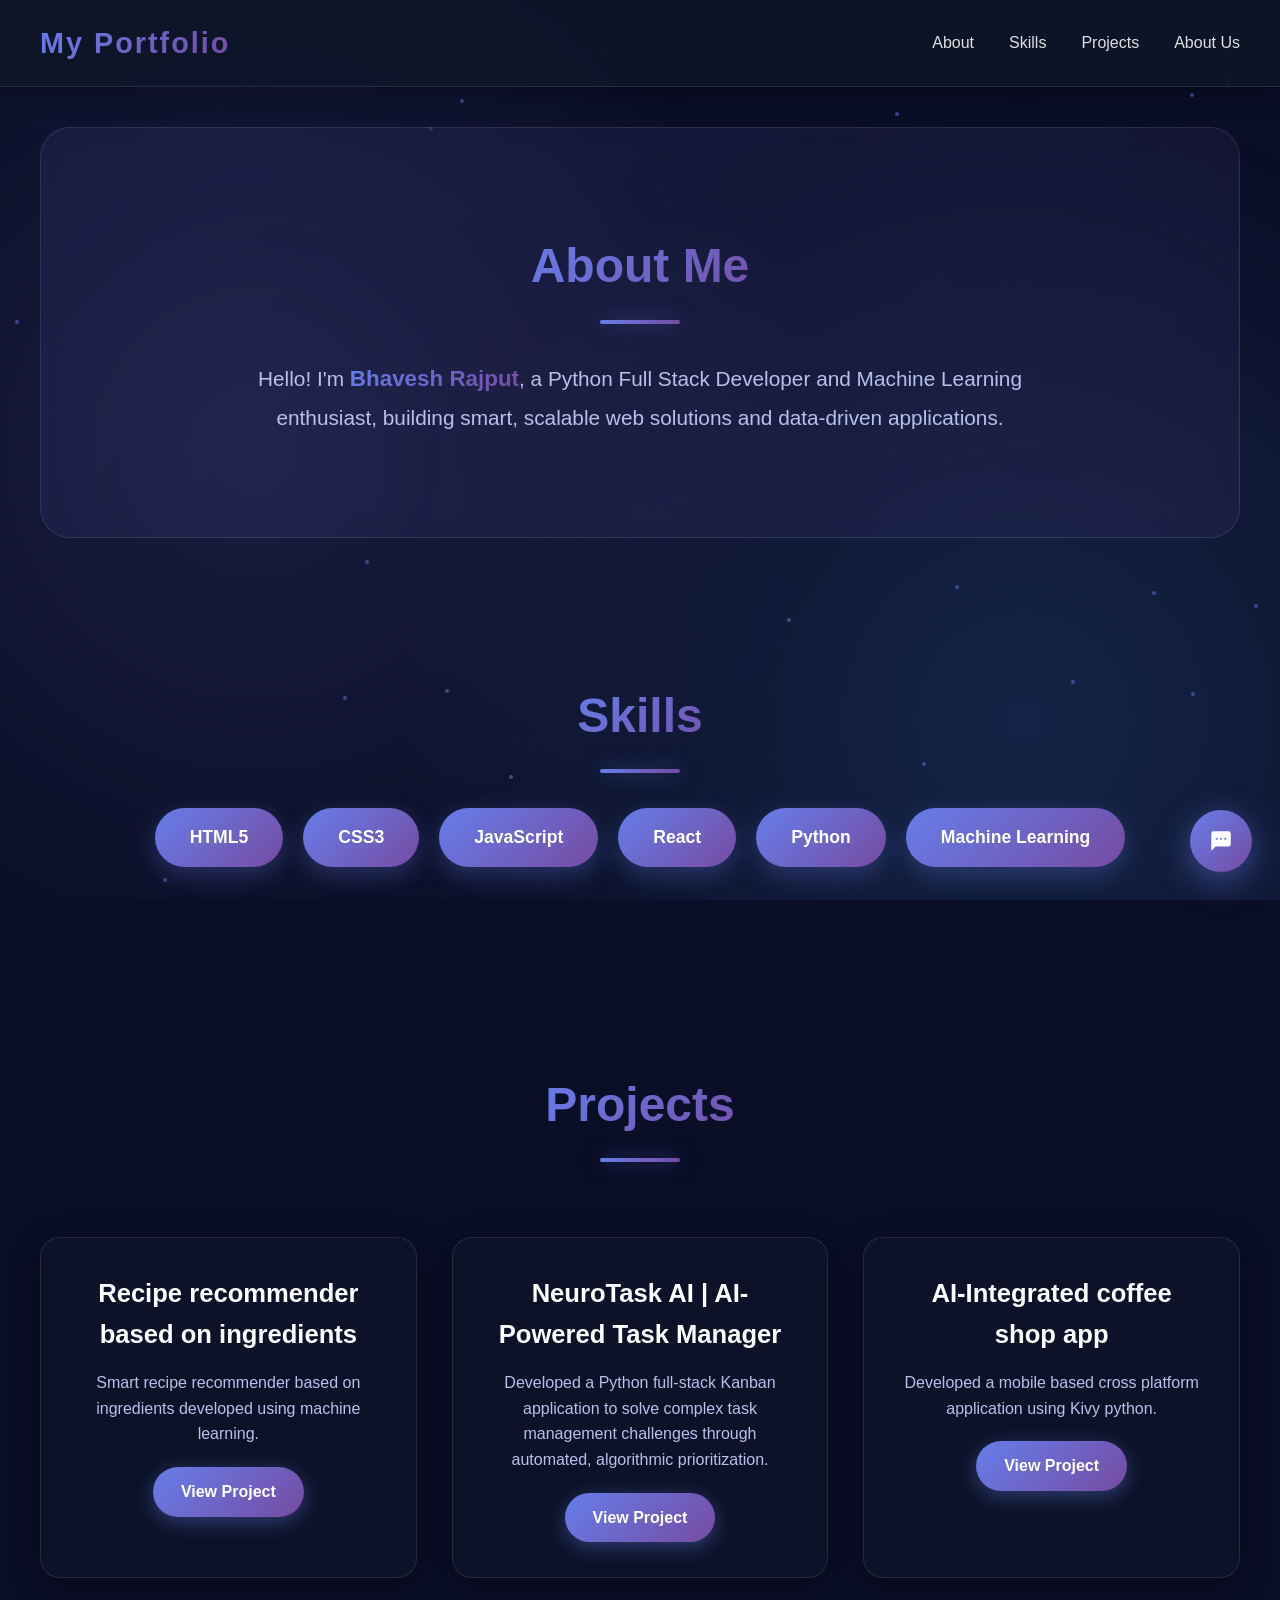
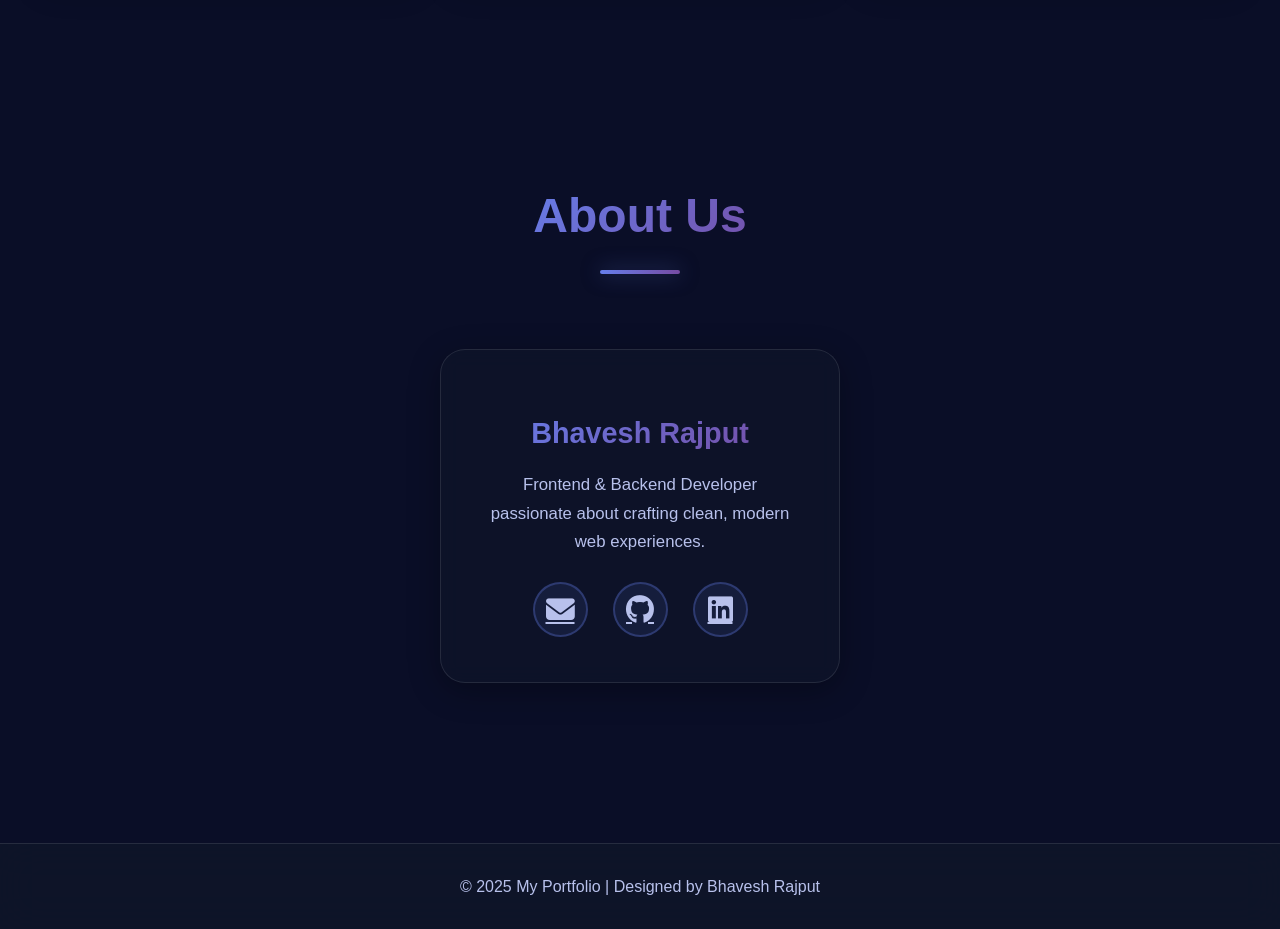
<file: portfolio.html>
<!DOCTYPE html>
<html lang="en">
<head>
  <meta charset="UTF-8">
  <meta name="viewport" content="width=device-width, initial-scale=1.0">
  <title>Bhavesh Rajput | Portfolio</title>
  <link rel="stylesheet" href="https://cdnjs.cloudflare.com/ajax/libs/font-awesome/6.5.1/css/all.min.css" integrity="sha512-DTOQO9RWCH3ppGqcWaEA1BIZOC6xxalwEsw9c2QQeAIftl+Vegovlnee1c9QX4TctnWMn13TZye+giMm8e2LwA==" crossorigin="anonymous" referrerpolicy="no-referrer" />
  <link rel="preconnect" href="https://fonts.googleapis.com">
  <link rel="preconnect" href="https://fonts.gstatic.com" crossorigin>
  <link href="https://fonts.googleapis.com/css2?family=DM+Mono:ital,wght@0,300;0,400;0,500;1,300&family=Syne:wght@400;600;700;800&display=swap" rel="stylesheet">

  <style>
    * {
      margin: 0;
      padding: 0;
      box-sizing: border-box;
    }

    body {
      font-family: 'Segoe UI', Tahoma, Geneva, Verdana, sans-serif;
      line-height: 1.6;
      color: #e0e0e0;
      background: #0a0e27;
      overflow-x: hidden;
    }

    /* Animated background */
    body::before {
      content: "";
      position: fixed;
      top: 0;
      left: 0;
      width: 100%;
      height: 100%;
      background: radial-gradient(circle at 20% 50%, rgba(120, 119, 198, 0.15), transparent 50%),
                  radial-gradient(circle at 80% 80%, rgba(88, 166, 255, 0.15), transparent 50%);
      z-index: -1;
      animation: bgShift 15s ease-in-out infinite;
    }

    @keyframes bgShift {
      0%, 100% { opacity: 1; transform: scale(1); }
      50% { opacity: 0.8; transform: scale(1.1); }
    }

    /* Navbar */
    header {
      background: rgba(15, 23, 42, 0.8);
      backdrop-filter: blur(20px);
      border-bottom: 1px solid rgba(255, 255, 255, 0.1);
      padding: 20px 40px;
      position: sticky;
      top: 0;
      z-index: 1000;
      box-shadow: 0 4px 30px rgba(0, 0, 0, 0.3);
    }

    nav {
      display: flex;
      justify-content: space-between;
      align-items: center;
      max-width: 1400px;
      margin: 0 auto;
    }

    .logo {
      font-size: 1.8rem;
      font-weight: 700;
      background: linear-gradient(135deg, #667eea 0%, #764ba2 100%);
      -webkit-background-clip: text;
      -webkit-text-fill-color: transparent;
      background-clip: text;
      letter-spacing: 2px;
    }

    .nav-links {
      list-style: none;
      display: flex;
      gap: 35px;
    }

    .nav-links a {
      color: #e0e0e0;
      text-decoration: none;
      font-weight: 500;
      font-size: 1rem;
      position: relative;
      transition: all 0.3s ease;
    }

    .nav-links a::after {
      content: "";
      position: absolute;
      bottom: -5px;
      left: 0;
      width: 0;
      height: 2px;
      background: linear-gradient(90deg, #667eea, #764ba2);
      transition: width 0.3s ease;
    }

    .nav-links a:hover { color: #fff; }
    .nav-links a:hover::after { width: 100%; }

    /* Sections */
    section {
      padding: 100px 40px;
      text-align: center;
      position: relative;
    }

    .container { max-width: 1200px; margin: auto; }

    h2 {
      font-size: 3rem;
      margin-bottom: 20px;
      background: linear-gradient(135deg, #667eea 0%, #764ba2 100%);
      -webkit-background-clip: text;
      -webkit-text-fill-color: transparent;
      background-clip: text;
      position: relative;
      display: inline-block;
      animation: fadeInUp 0.8s ease;
    }

    @keyframes fadeInUp {
      from { opacity: 0; transform: translateY(30px); }
      to   { opacity: 1; transform: translateY(0); }
    }

    h2::after {
      content: "";
      display: block;
      width: 80px;
      height: 4px;
      margin: 15px auto;
      background: linear-gradient(90deg, #667eea, #764ba2);
      border-radius: 5px;
      box-shadow: 0 0 20px rgba(102, 126, 234, 0.5);
    }

    /* About Section */
    #about {
      background: linear-gradient(135deg, rgba(102, 126, 234, 0.1) 0%, rgba(118, 75, 162, 0.1) 100%);
      border-radius: 30px;
      margin: 40px;
      backdrop-filter: blur(10px);
      border: 1px solid rgba(255, 255, 255, 0.1);
    }

    #about p {
      font-size: 1.3rem;
      line-height: 1.8;
      color: #b8c1ec;
      max-width: 800px;
      margin: 0 auto;
      animation: fadeInUp 1s ease 0.2s backwards;
    }

    .highlight {
      background: linear-gradient(135deg, #667eea 0%, #764ba2 100%);
      -webkit-background-clip: text;
      -webkit-text-fill-color: transparent;
      background-clip: text;
      font-weight: 700;
      font-size: 1.4rem;
    }

    /* Skills */
    .skills-list {
      display: flex;
      justify-content: center;
      gap: 20px;
      flex-wrap: wrap;
      animation: fadeInUp 1s ease 0.4s backwards;
    }

    .skills-list li {
      background: linear-gradient(135deg, #667eea 0%, #764ba2 100%);
      color: white;
      padding: 15px 35px;
      border-radius: 50px;
      font-weight: 600;
      font-size: 1.1rem;
      transition: all 0.3s ease;
      box-shadow: 0 8px 25px rgba(102, 126, 234, 0.3);
      position: relative;
      overflow: hidden;
    }

    .skills-list li::before {
      content: "";
      position: absolute;
      top: 0;
      left: -100%;
      width: 100%;
      height: 100%;
      background: linear-gradient(90deg, transparent, rgba(255, 255, 255, 0.3), transparent);
      transition: left 0.5s ease;
    }

    .skills-list li:hover {
      transform: translateY(-8px) scale(1.05);
      box-shadow: 0 12px 35px rgba(102, 126, 234, 0.5);
    }

    .skills-list li:hover::before { left: 100%; }

    /* Projects */
    .projects-grid {
      display: grid;
      grid-template-columns: repeat(auto-fit, minmax(320px, 1fr));
      gap: 35px;
      margin-top: 40px;
    }

    .project-card {
      background: rgba(15, 23, 42, 0.6);
      backdrop-filter: blur(10px);
      padding: 35px;
      border-radius: 20px;
      transition: all 0.4s ease;
      box-shadow: 0 8px 32px rgba(0, 0, 0, 0.3);
      border: 1px solid rgba(255, 255, 255, 0.1);
      position: relative;
      overflow: hidden;
      animation: fadeInUp 1s ease backwards;
    }

    .project-card:nth-child(1) { animation-delay: 0.2s; }
    .project-card:nth-child(2) { animation-delay: 0.4s; }
    .project-card:nth-child(3) { animation-delay: 0.6s; }

    .project-card::before {
      content: "";
      position: absolute;
      top: 0; left: 0;
      width: 100%; height: 100%;
      background: linear-gradient(135deg, rgba(102, 126, 234, 0.1) 0%, rgba(118, 75, 162, 0.1) 100%);
      opacity: 0;
      transition: opacity 0.3s ease;
    }

    .project-card:hover {
      transform: translateY(-12px) scale(1.02);
      box-shadow: 0 15px 50px rgba(102, 126, 234, 0.4);
      border-color: rgba(102, 126, 234, 0.5);
    }

    .project-card:hover::before { opacity: 1; }

    .project-card h3 {
      color: #fff;
      font-size: 1.6rem;
      margin-bottom: 15px;
      position: relative;
      z-index: 1;
    }

    .project-card p {
      color: #b8c1ec;
      font-size: 1rem;
      margin-bottom: 20px;
      position: relative;
      z-index: 1;
    }

    .project-card a {
      display: inline-block;
      text-decoration: none;
      background: linear-gradient(135deg, #667eea 0%, #764ba2 100%);
      color: #fff;
      padding: 12px 28px;
      border-radius: 50px;
      transition: all 0.3s ease;
      font-weight: 600;
      box-shadow: 0 5px 20px rgba(102, 126, 234, 0.4);
      position: relative;
      z-index: 1;
    }

    .project-card a:hover {
      transform: scale(1.05);
      box-shadow: 0 8px 30px rgba(102, 126, 234, 0.6);
    }

    /* Team Section */
    .team-grid {
      display: flex;
      justify-content: center;
      margin-top: 40px;
    }

    .team-card {
      background: rgba(15, 23, 42, 0.6);
      backdrop-filter: blur(10px);
      padding: 45px;
      border-radius: 25px;
      text-align: center;
      box-shadow: 0 8px 32px rgba(0, 0, 0, 0.3);
      transition: all 0.4s ease;
      max-width: 400px;
      border: 1px solid rgba(255, 255, 255, 0.1);
      animation: fadeInUp 1s ease 0.6s backwards;
    }

    .team-card:hover {
      transform: translateY(-12px);
      box-shadow: 0 15px 50px rgba(102, 126, 234, 0.4);
      border-color: rgba(102, 126, 234, 0.5);
    }

    .team-card h3 {
      margin: 15px 0;
      color: #fff;
      font-size: 1.8rem;
      background: linear-gradient(135deg, #667eea 0%, #764ba2 100%);
      -webkit-background-clip: text;
      -webkit-text-fill-color: transparent;
      background-clip: text;
    }

    .team-card p {
      font-size: 1.05rem;
      color: #b8c1ec;
      margin-bottom: 25px;
      line-height: 1.7;
    }

    /* Social Links */
    .social-links {
      display: flex;
      justify-content: center;
      gap: 25px;
    }

    .social-links a {
      font-size: 1.8rem;
      color: #b8c1ec;
      transition: all 0.3s ease;
      width: 55px;
      height: 55px;
      display: flex;
      align-items: center;
      justify-content: center;
      border-radius: 50%;
      background: rgba(102, 126, 234, 0.1);
      border: 2px solid rgba(102, 126, 234, 0.3);
    }

    .social-links a:hover {
      color: #fff;
      background: linear-gradient(135deg, #667eea 0%, #764ba2 100%);
      transform: translateY(-5px) rotate(360deg);
      box-shadow: 0 8px 25px rgba(102, 126, 234, 0.5);
      border-color: transparent;
    }

    /* Footer */
    footer {
      background: rgba(15, 23, 42, 0.8);
      backdrop-filter: blur(20px);
      color: #b8c1ec;
      text-align: center;
      padding: 30px;
      margin-top: 60px;
      font-size: 1rem;
      border-top: 1px solid rgba(255, 255, 255, 0.1);
    }

    /* Responsive */
    @media(max-width: 768px) {
      nav { flex-direction: column; gap: 15px; }
      .nav-links { gap: 20px; }
      h2 { font-size: 2.2rem; }
      section { padding: 60px 20px; }
      .skills-list li { padding: 12px 25px; font-size: 1rem; }
      .social-links a { width: 50px; height: 50px; font-size: 1.5rem; }
    }

    /* Floating particles */
    .particle {
      position: fixed;
      width: 4px;
      height: 4px;
      background: rgba(102, 126, 234, 0.5);
      border-radius: 50%;
      pointer-events: none;
      animation: float 8s ease-in-out infinite;
      z-index: -1;
    }

    @keyframes float {
      0%, 100% { transform: translateY(0) translateX(0); opacity: 0; }
      50% { opacity: 1; }
    }

    /* ═══════════════════════════════════════════════════════════
       CHATBOT WIDGET STYLES
    ════════════════════════════════════════════════════════════ */
    :root {
      --cb-accent:   #667eea;
      --cb-accent2:  #764ba2;
      --cb-surface:  rgba(10, 14, 39, 0.97);
      --cb-border:   rgba(102, 126, 234, 0.2);
      --cb-text:     #e0e0e0;
      --cb-muted:    #6b7280;
      --cb-msg-bot:  rgba(102, 126, 234, 0.08);
      --cb-msg-user: linear-gradient(135deg, #667eea, #764ba2);
      --cb-r:        16px;
      --cb-font:     'Syne', 'Segoe UI', sans-serif;
      --cb-mono:     'DM Mono', 'Courier New', monospace;
    }

    /* ── Launcher ── */
    #cb-launcher {
      position: fixed;
      bottom: 28px;
      right: 28px;
      z-index: 9999;
      width: 62px;
      height: 62px;
      border-radius: 50%;
      border: none;
      cursor: pointer;
      background: linear-gradient(135deg, #667eea, #764ba2);
      box-shadow: 0 8px 32px rgba(102, 126, 234, 0.5), 0 0 0 0 rgba(102, 126, 234, 0.4);
      display: flex;
      align-items: center;
      justify-content: center;
      transition: transform 0.3s cubic-bezier(0.34,1.56,0.64,1);
      animation: cb-pulse 2.8s ease-out infinite;
    }
    #cb-launcher:hover { transform: scale(1.12); }
    #cb-launcher.open  { animation: none; box-shadow: 0 8px 32px rgba(102,126,234,0.5); }

    @keyframes cb-pulse {
      0%   { box-shadow: 0 8px 32px rgba(102,126,234,0.5), 0 0 0 0 rgba(102,126,234,0.4); }
      65%  { box-shadow: 0 8px 32px rgba(102,126,234,0.5), 0 0 0 16px rgba(102,126,234,0); }
      100% { box-shadow: 0 8px 32px rgba(102,126,234,0.5), 0 0 0 0 rgba(102,126,234,0); }
    }

    .cb-icon { position: absolute; transition: all 0.3s cubic-bezier(0.34,1.56,0.64,1); }
    .cb-icon-chat  { opacity: 1;  transform: rotate(0deg) scale(1); }
    .cb-icon-close { opacity: 0; transform: rotate(-90deg) scale(0.5); }
    #cb-launcher.open .cb-icon-chat  { opacity: 0; transform: rotate(90deg) scale(0.5); }
    #cb-launcher.open .cb-icon-close { opacity: 1; transform: rotate(0deg) scale(1); }

    /* Tooltip */
    #cb-launcher::before {
      content: 'Ask me anything!';
      position: absolute;
      right: 72px;
      bottom: 50%;
      transform: translateY(50%);
      background: rgba(10,14,39,0.95);
      border: 1px solid var(--cb-border);
      color: var(--cb-text);
      font-family: var(--cb-font);
      font-size: 0.75rem;
      padding: 7px 13px;
      border-radius: 8px;
      white-space: nowrap;
      opacity: 0;
      pointer-events: none;
      transition: opacity 0.2s;
      backdrop-filter: blur(12px);
    }
    #cb-launcher::after {
      content: '';
      position: absolute;
      right: 68px;
      bottom: 50%;
      transform: translateY(50%);
      border: 5px solid transparent;
      border-left-color: rgba(10,14,39,0.95);
      opacity: 0;
      pointer-events: none;
      transition: opacity 0.2s;
    }
    #cb-launcher:not(.open):hover::before,
    #cb-launcher:not(.open):hover::after { opacity: 1; }

    /* ── Chat Window ── */
    #cb-window {
      position: fixed;
      bottom: 104px;
      right: 28px;
      z-index: 9998;
      width: min(420px, calc(100vw - 40px));
      height: min(580px, calc(100vh - 150px));
      background: var(--cb-surface);
      border: 1px solid var(--cb-border);
      border-radius: var(--cb-r);
      display: flex;
      flex-direction: column;
      overflow: hidden;
      backdrop-filter: blur(28px) saturate(160%);
      -webkit-backdrop-filter: blur(28px) saturate(160%);
      box-shadow:
        0 32px 80px rgba(0,0,0,0.7),
        0 0 0 1px rgba(102,126,234,0.15),
        inset 0 1px 0 rgba(255,255,255,0.06);
      transform: translateY(24px) scale(0.95);
      opacity: 0;
      pointer-events: none;
      transition: transform 0.38s cubic-bezier(0.34,1.56,0.64,1), opacity 0.22s ease;
    }
    #cb-window.visible {
      transform: translateY(0) scale(1);
      opacity: 1;
      pointer-events: all;
    }

    /* ── Header ── */
    .cb-header {
      padding: 14px 16px;
      border-bottom: 1px solid var(--cb-border);
      display: flex;
      align-items: center;
      gap: 11px;
      background: linear-gradient(180deg, rgba(102,126,234,0.07) 0%, transparent 100%);
      flex-shrink: 0;
    }

    .cb-avatar {
      width: 42px;
      height: 42px;
      border-radius: 50%;
      background: linear-gradient(135deg, #667eea, #764ba2);
      display: flex;
      align-items: center;
      justify-content: center;
      flex-shrink: 0;
      font-size: 20px;
      position: relative;
      box-shadow: 0 4px 16px rgba(102,126,234,0.4);
    }
    .cb-avatar::after {
      content: '';
      position: absolute;
      bottom: 1px; right: 1px;
      width: 11px; height: 11px;
      border-radius: 50%;
      background: #22c55e;
      border: 2px solid #0a0e27;
    }

    .cb-header-info { flex: 1; min-width: 0; }
    .cb-header-info h3 {
      font-family: var(--cb-font);
      font-size: 0.93rem;
      font-weight: 700;
      color: #fff;
      letter-spacing: 0.02em;
    }
    .cb-header-info p {
      font-family: var(--cb-mono);
      font-size: 0.68rem;
      color: var(--cb-muted);
      margin-top: 1px;
    }

    .cb-badge {
      font-family: var(--cb-mono);
      font-size: 0.58rem;
      padding: 3px 9px;
      border-radius: 99px;
      background: rgba(102,126,234,0.14);
      color: #667eea;
      border: 1px solid rgba(102,126,234,0.3);
      letter-spacing: 0.1em;
      text-transform: uppercase;
      white-space: nowrap;
    }

    /* ── Messages ── */
    .cb-messages {
      flex: 1;
      overflow-y: auto;
      padding: 16px 13px;
      display: flex;
      flex-direction: column;
      gap: 13px;
      scroll-behavior: smooth;
    }
    .cb-messages::-webkit-scrollbar { width: 3px; }
    .cb-messages::-webkit-scrollbar-track { background: transparent; }
    .cb-messages::-webkit-scrollbar-thumb { background: var(--cb-border); border-radius: 99px; }

    /* ── Bubbles ── */
    .cb-msg {
      display: flex;
      gap: 9px;
      align-items: flex-end;
      animation: cb-msg-in 0.28s cubic-bezier(0.34,1.56,0.64,1) both;
    }
    @keyframes cb-msg-in {
      from { opacity: 0; transform: translateY(8px) scale(0.97); }
      to   { opacity: 1; transform: translateY(0) scale(1); }
    }
    .cb-msg.user { flex-direction: row-reverse; }

    .cb-msg-ava {
      width: 28px; height: 28px;
      border-radius: 50%;
      flex-shrink: 0;
      display: flex; align-items: center; justify-content: center;
      font-size: 13px;
    }
    .cb-msg.bot  .cb-msg-ava { background: linear-gradient(135deg,#667eea,#764ba2); }
    .cb-msg.user .cb-msg-ava { background: rgba(102,126,234,0.15); border: 1px solid var(--cb-border); }

    .cb-msg-body { max-width: 83%; }

    .cb-bubble {
      padding: 10px 14px;
      border-radius: 14px;
      font-size: 0.86rem;
      line-height: 1.55;
      color: var(--cb-text);
      word-break: break-word;
    }
    .cb-msg.bot .cb-bubble {
      background: var(--cb-msg-bot);
      border: 1px solid var(--cb-border);
      border-bottom-left-radius: 4px;
    }
    .cb-msg.user .cb-bubble {
      background: var(--cb-msg-user);
      border-bottom-right-radius: 4px;
      color: #fff;
    }

    /* Markdown rendering */
    .cb-bubble p  { margin: 0 0 7px; }
    .cb-bubble p:last-child { margin-bottom: 0; }
    .cb-bubble code {
      font-family: var(--cb-mono);
      font-size: 0.78rem;
      background: rgba(0,0,0,0.35);
      padding: 1px 5px;
      border-radius: 4px;
      color: #7dd3fc;
    }
    .cb-bubble pre {
      background: rgba(0,0,0,0.4);
      border: 1px solid rgba(255,255,255,0.08);
      border-radius: 8px;
      padding: 10px 12px;
      overflow-x: auto;
      margin: 7px 0;
    }
    .cb-bubble pre code { background: none; padding: 0; color: #7dd3fc; }
    .cb-bubble strong { color: #fff; font-weight: 600; }
    .cb-bubble ul, .cb-bubble ol { padding-left: 17px; margin: 5px 0; }
    .cb-bubble li { margin: 3px 0; }
    .cb-bubble a { color: #667eea; text-decoration: underline; }

    .cb-meta {
      display: flex;
      align-items: center;
      gap: 6px;
      margin-top: 4px;
      padding: 0 2px;
    }
    .cb-msg.user .cb-meta { justify-content: flex-end; }
    .cb-time {
      font-family: var(--cb-mono);
      font-size: 0.6rem;
      color: var(--cb-muted);
    }
    .cb-src {
      font-family: var(--cb-mono);
      font-size: 0.56rem;
      padding: 1px 6px;
      border-radius: 99px;
      border: 1px solid;
      letter-spacing: 0.07em;
      text-transform: uppercase;
    }
    .cb-src.rag    { color: #22c55e; border-color: rgba(34,197,94,0.3); background: rgba(34,197,94,0.07); }
    .cb-src.llm    { color: #667eea; border-color: rgba(102,126,234,0.3); background: rgba(102,126,234,0.07); }
    .cb-src.hybrid { color: #f59e0b; border-color: rgba(245,158,11,0.3); background: rgba(245,158,11,0.07); }

    /* ── Typing ── */
    .cb-typing .cb-bubble {
      display: flex; gap: 5px; align-items: center;
      padding: 13px 16px;
    }
    .cb-dot {
      width: 7px; height: 7px;
      border-radius: 50%;
      background: var(--cb-muted);
      animation: cb-bounce 1.2s ease-in-out infinite;
    }
    .cb-dot:nth-child(2) { animation-delay: 0.18s; }
    .cb-dot:nth-child(3) { animation-delay: 0.36s; }
    @keyframes cb-bounce {
      0%,60%,100% { transform: translateY(0); opacity: 0.45; }
      30%          { transform: translateY(-5px); opacity: 1; }
    }

    /* ── Suggestions ── */
    .cb-suggestions {
      display: flex;
      flex-wrap: wrap;
      gap: 6px;
      margin-top: 5px;
    }
    .cb-sugg {
      font-family: var(--cb-font);
      font-size: 0.71rem;
      padding: 5px 12px;
      border-radius: 99px;
      border: 1px solid rgba(102,126,234,0.3);
      background: rgba(102,126,234,0.07);
      color: #667eea;
      cursor: pointer;
      transition: all 0.2s;
      white-space: nowrap;
    }
    .cb-sugg:hover {
      background: rgba(102,126,234,0.18);
      border-color: #667eea;
      transform: translateY(-1px);
    }

    /* ── Input ── */
    .cb-input-area {
      padding: 12px 13px 13px;
      border-top: 1px solid var(--cb-border);
      background: rgba(0,0,0,0.25);
      flex-shrink: 0;
    }
    .cb-input-row { display: flex; gap: 9px; align-items: flex-end; }

    #cb-input {
      flex: 1;
      min-height: 40px;
      max-height: 108px;
      padding: 10px 13px;
      border-radius: 11px;
      border: 1px solid var(--cb-border);
      background: rgba(255,255,255,0.04);
      color: var(--cb-text);
      font-family: var(--cb-font);
      font-size: 0.86rem;
      resize: none;
      outline: none;
      transition: border-color 0.2s;
      line-height: 1.4;
      overflow-y: auto;
    }
    #cb-input::placeholder { color: var(--cb-muted); }
    #cb-input:focus { border-color: rgba(102,126,234,0.5); }
    #cb-input::-webkit-scrollbar { width: 3px; }

    #cb-send {
      width: 40px; height: 40px;
      border-radius: 11px;
      border: none;
      background: linear-gradient(135deg, #667eea, #764ba2);
      cursor: pointer;
      display: flex; align-items: center; justify-content: center;
      flex-shrink: 0;
      transition: transform 0.2s cubic-bezier(0.34,1.56,0.64,1), opacity 0.2s;
      box-shadow: 0 4px 16px rgba(102,126,234,0.35);
    }
    #cb-send:hover { transform: scale(1.08); }
    #cb-send:active { transform: scale(0.94); }
    #cb-send:disabled { opacity: 0.38; cursor: not-allowed; transform: none; }
    #cb-send svg { width: 17px; height: 17px; }

    .cb-hint {
      font-family: var(--cb-mono);
      font-size: 0.58rem;
      color: var(--cb-muted);
      text-align: center;
      margin-top: 6px;
      letter-spacing: 0.04em;
    }
    .cb-hint span { color: rgba(102,126,234,0.7); }

    /* Error bubble */
    .cb-error .cb-bubble {
      background: rgba(239,68,68,0.07);
      border-color: rgba(239,68,68,0.25);
      color: #fca5a5;
    }

    @media(max-width: 480px) {
      #cb-window { right: 12px; bottom: 90px; width: calc(100vw - 24px); }
      #cb-launcher { right: 16px; bottom: 16px; }
    }
  </style>
</head>
<body>

  <!-- ═══════════════ PORTFOLIO HTML (unchanged) ═══════════════ -->

  <header>
    <nav>
      <h1 class="logo">My Portfolio</h1>
      <ul class="nav-links">
        <li><a href="#about">About</a></li>
        <li><a href="#skills">Skills</a></li>
        <li><a href="#projects">Projects</a></li>
        <li><a href="#team">About Us</a></li>
      </ul>
    </nav>
  </header>

  <section id="about">
    <div class="container">
      <h2>About Me</h2>
      <p>Hello! I'm <span class="highlight">Bhavesh Rajput</span>, a Python Full Stack Developer and Machine Learning enthusiast, building smart, scalable web solutions and data-driven applications.</p>
    </div>
  </section>

  <section id="skills">
    <div class="container">
      <h2>Skills</h2>
      <ul class="skills-list">
        <li>HTML5</li>
        <li>CSS3</li>
        <li>JavaScript</li>
        <li>React</li>
        <li>Python</li>
        <li>Machine Learning</li>
      </ul>
    </div>
  </section>

  <section id="projects">
    <div class="container">
      <h2>Projects</h2>
      <div class="projects-grid">
        <div class="project-card">
          <h3>Recipe recommender based on ingredients</h3>
          <p>Smart recipe recommender based on ingredients developed using machine learning.</p>
          <a href="https://recipe-recommender-0uoq.onrender.com" target="_blank">View Project</a>
        </div>
        <div class="project-card">
          <h3>NeuroTask AI | AI-Powered Task Manager</h3>
          <p>Developed a Python full-stack Kanban application to solve complex task management challenges through automated, algorithmic prioritization.</p>
          <a href="https://neurotask-20b3.onrender.com" target="_blank">View Project</a>
        </div>
        <div class="project-card">
          <h3>AI-Integrated coffee shop app</h3>
          <p>Developed a mobile based cross platform application using Kivy python.</p>
          <a href="https://www.mediafire.com/file/me7soozmntqi7dm/CoffeeConnect.apk/file" target="_blank">View Project</a>
        </div>
      </div>
    </div>
  </section>

  <section id="team">
    <div class="container">
      <h2>About Us</h2>
      <div class="team-grid">
        <div class="team-card">
          <h3>Bhavesh Rajput</h3>
          <p>Frontend &amp; Backend Developer passionate about crafting clean, modern web experiences.</p>
          <div class="social-links">
            <a href="mailto:bhaveshrajput4321@gmail.com" target="_blank" title="Email"><i class="fas fa-envelope"></i></a>
            <a href="https://github.com/iambhaveshrajput" target="_blank" title="GitHub"><i class="fab fa-github"></i></a>
            <a href="https://www.linkedin.com/in/bhavesh-rajput-3972a7367" target="_blank" title="LinkedIn"><i class="fab fa-linkedin"></i></a>
          </div>
        </div>
      </div>
    </div>
  </section>

  <footer>
    <p>© 2025 My Portfolio | Designed by Bhavesh Rajput</p>
  </footer>

  <!-- ═══════════════ CHATBOT WIDGET ═══════════════ -->

  <!-- Launcher button -->
  <button id="cb-launcher" aria-label="Open portfolio assistant">
    <!-- Chat icon -->
    <svg class="cb-icon cb-icon-chat" width="26" height="26" viewBox="0 0 24 24" fill="none" xmlns="http://www.w3.org/2000/svg">
      <path d="M21 15a2 2 0 0 1-2 2H7l-4 4V5a2 2 0 0 1 2-2h14a2 2 0 0 1 2 2z" fill="white"/>
      <circle cx="8" cy="10" r="1" fill="#667eea"/>
      <circle cx="12" cy="10" r="1" fill="#667eea"/>
      <circle cx="16" cy="10" r="1" fill="#667eea"/>
    </svg>
    <!-- Close icon -->
    <svg class="cb-icon cb-icon-close" width="22" height="22" viewBox="0 0 24 24" fill="none" xmlns="http://www.w3.org/2000/svg">
      <path d="M18 6 6 18M6 6l12 12" stroke="white" stroke-width="2.5" stroke-linecap="round"/>
    </svg>
  </button>

  <!-- Chat window -->
  <div id="cb-window" role="dialog" aria-modal="true" aria-label="Portfolio AI Assistant">

    <div class="cb-header">
      <div class="cb-avatar">🤖</div>
      <div class="cb-header-info">
        <h3>Bhavesh's Assistant</h3>
        <p>RAG · Gemini 1.5 Flash · Always online</p>
      </div>
      <span class="cb-badge">AI</span>
    </div>

    <div class="cb-messages" id="cb-messages"></div>

    <div class="cb-input-area">
      <div class="cb-input-row">
        <textarea id="cb-input" placeholder="Ask about projects, skills, experience…" rows="1" aria-label="Message input"></textarea>
        <button id="cb-send" aria-label="Send" disabled>
          <svg viewBox="0 0 24 24" fill="none" xmlns="http://www.w3.org/2000/svg">
            <path d="M22 2 11 13M22 2 15 22l-4-9-9-4 20-7Z" stroke="white" stroke-width="2" stroke-linecap="round" stroke-linejoin="round"/>
          </svg>
        </button>
      </div>
      <p class="cb-hint">Press <span>Enter</span> to send · <span>Shift+Enter</span> for new line</p>
    </div>

  </div>

  <!-- ═══════════════ SCRIPTS ═══════════════ -->
  <script>
    /* ── Particles (original) ── */
    function createParticles() {
      for (let i = 0; i < 30; i++) {
        const p = document.createElement('div');
        p.className = 'particle';
        p.style.left = Math.random() * 100 + '%';
        p.style.top  = Math.random() * 100 + '%';
        p.style.animationDelay    = Math.random() * 8 + 's';
        p.style.animationDuration = (Math.random() * 5 + 5) + 's';
        document.body.appendChild(p);
      }
    }
    createParticles();

    /* ── Smooth scroll (original) ── */
    document.querySelectorAll('a[href^="#"]').forEach(a => {
      a.addEventListener('click', e => {
        e.preventDefault();
        const t = document.querySelector(a.getAttribute('href'));
        if (t) t.scrollIntoView({ behavior: 'smooth', block: 'start' });
      });
    });

    /* ════════════════════════════════════════
       CHATBOT LOGIC
       API_BASE reads from a meta tag so you
       can set it without touching JS.
       Add this to your HTML <head> (or server):
         <meta name="cb-api" content="https://your-backend.com">
       Falls back to localhost:8000.
    ════════════════════════════════════════ */
    const API_BASE = (() => {
      const m = document.querySelector('meta[name="cb-api"]');
      return m ? m.content.replace(/\/$/, '') : 'http://localhost:8000';
    })();

    const SESSION_ID = 'cb_' + Math.random().toString(36).slice(2, 11);

    const SUGGESTIONS = [
      "What projects have you built?",
      "Tell me your tech stack",
      "How can I contact Bhavesh?",
      "What is NeuroTask AI?",
      "What ML skills do you have?",
    ];

    const WELCOME = `Hey! 👋 I'm Bhavesh's AI assistant. I know all about his projects, skills, and experience.\n\nWhat would you like to know?`;

    /* DOM */
    const launcher  = document.getElementById('cb-launcher');
    const cbWindow  = document.getElementById('cb-window');
    const messages  = document.getElementById('cb-messages');
    const input     = document.getElementById('cb-input');
    const sendBtn   = document.getElementById('cb-send');

    let isOpen    = false;
    let isBusy    = false;

    /* Toggle */
    launcher.addEventListener('click', () => {
      isOpen = !isOpen;
      launcher.classList.toggle('open', isOpen);
      cbWindow.classList.toggle('visible', isOpen);
      if (isOpen && messages.children.length === 0) initChat();
      if (isOpen) setTimeout(() => input.focus(), 380);
    });

    /* Close on outside click */
    document.addEventListener('click', e => {
      if (isOpen && !cbWindow.contains(e.target) && !launcher.contains(e.target)) {
        isOpen = false;
        launcher.classList.remove('open');
        cbWindow.classList.remove('visible');
      }
    });

    /* Keyboard close */
    document.addEventListener('keydown', e => {
      if (e.key === 'Escape' && isOpen) {
        isOpen = false;
        launcher.classList.remove('open');
        cbWindow.classList.remove('visible');
      }
    });

    /* Init */
    function initChat() {
      appendBot(WELCOME, null, true);
    }

    /* Auto-resize textarea */
    input.addEventListener('input', () => {
      input.style.height = 'auto';
      input.style.height = Math.min(input.scrollHeight, 108) + 'px';
      sendBtn.disabled = input.value.trim() === '' || isBusy;
    });

    /* Enter to send */
    input.addEventListener('keydown', e => {
      if (e.key === 'Enter' && !e.shiftKey) {
        e.preventDefault();
        if (!sendBtn.disabled) send();
      }
    });
    sendBtn.addEventListener('click', send);

    /* ── Send ── */
    async function send() {
      const text = input.value.trim();
      if (!text || isBusy) return;

      appendUser(text);
      input.value = '';
      input.style.height = 'auto';
      sendBtn.disabled = true;
      isBusy = true;

      const typingEl = appendTyping();

      try {
        const res = await fetch(`${API_BASE}/chat`, {
          method: 'POST',
          headers: { 'Content-Type': 'application/json' },
          body: JSON.stringify({ message: text, session_id: SESSION_ID }),
        });

        if (!res.ok) throw new Error(`HTTP ${res.status}`);
        const data = await res.json();
        typingEl.remove();
        appendBot(data.answer, data.source);
      } catch (err) {
        typingEl.remove();
        appendError(`Couldn't reach the server. Make sure the backend is running.<br><code style="font-size:0.72rem;opacity:0.7">${API_BASE}</code>`);
        console.error('[Chatbot]', err);
      } finally {
        isBusy = false;
        sendBtn.disabled = input.value.trim() === '';
        input.focus();
      }
    }

    /* ── Message builders ── */
    function appendUser(text) {
      const el = document.createElement('div');
      el.className = 'cb-msg user';
      el.innerHTML = `
        <div class="cb-msg-ava">👤</div>
        <div class="cb-msg-body">
          <div class="cb-bubble">${esc(text)}</div>
          <div class="cb-meta"><span class="cb-time">${now()}</span></div>
        </div>`;
      messages.appendChild(el);
      scrollDown();
    }

    function appendBot(text, src, showSugg = false) {
      const el = document.createElement('div');
      el.className = 'cb-msg bot';
      el.innerHTML = `
        <div class="cb-msg-ava">🤖</div>
        <div class="cb-msg-body">
          <div class="cb-bubble">${md(text)}</div>
          <div class="cb-meta">
            <span class="cb-time">${now()}</span>
            ${src ? `<span class="cb-src ${src}">${src.toUpperCase()}</span>` : ''}
          </div>
          ${showSugg ? suggHTML() : ''}
        </div>`;
      messages.appendChild(el);

      if (showSugg) {
        el.querySelectorAll('.cb-sugg').forEach(b => {
          b.addEventListener('click', () => {
            input.value = b.textContent;
            input.dispatchEvent(new Event('input'));
            send();
          });
        });
      }
      scrollDown();
    }

    function appendTyping() {
      const el = document.createElement('div');
      el.className = 'cb-msg bot cb-typing';
      el.innerHTML = `
        <div class="cb-msg-ava">🤖</div>
        <div class="cb-msg-body">
          <div class="cb-bubble">
            <span class="cb-dot"></span>
            <span class="cb-dot"></span>
            <span class="cb-dot"></span>
          </div>
        </div>`;
      messages.appendChild(el);
      scrollDown();
      return el;
    }

    function appendError(html) {
      const el = document.createElement('div');
      el.className = 'cb-msg bot cb-error';
      el.innerHTML = `
        <div class="cb-msg-ava">⚠️</div>
        <div class="cb-msg-body"><div class="cb-bubble">${html}</div></div>`;
      messages.appendChild(el);
      scrollDown();
    }

    function suggHTML() {
      return `<div class="cb-suggestions">
        ${SUGGESTIONS.map(s => `<button class="cb-sugg">${s}</button>`).join('')}
      </div>`;
    }

    /* ── Helpers ── */
    function scrollDown() {
      requestAnimationFrame(() => { messages.scrollTop = messages.scrollHeight; });
    }

    function now() {
      return new Date().toLocaleTimeString([], { hour: '2-digit', minute: '2-digit' });
    }

    function esc(s) {
      return s.replace(/&/g,'&amp;').replace(/</g,'&lt;').replace(/>/g,'&gt;').replace(/"/g,'&quot;');
    }

    /** Minimal markdown → HTML */
    function md(text) {
      return text
        .replace(/&/g,'&amp;').replace(/</g,'&lt;').replace(/>/g,'&gt;')
        .replace(/```[\w]*\n?([\s\S]*?)```/g, '<pre><code>$1</code></pre>')
        .replace(/\*\*(.*?)\*\*/g, '<strong>$1</strong>')
        .replace(/`([^`]+)`/g, '<code>$1</code>')
        .replace(/\[([^\]]+)\]\(([^)]+)\)/g, '<a href="$2" target="_blank" rel="noopener">$1</a>')
        .replace(/^[•\-\*] (.+)$/gm, '<li>$1</li>')
        .replace(/(<li>[\s\S]*?<\/li>)/g, '<ul>$1</ul>')
        .replace(/\n\n+/g, '</p><p>')
        .replace(/\n/g, '<br>')
        .replace(/^/, '<p>').replace(/$/, '</p>')
        .replace(/<p><\/p>/g, '')
        .replace(/<p>(<ul>|<pre>)/g,'$1')
        .replace(/(<\/ul>|<\/pre>)<\/p>/g,'$1');
    }
  </script>

</body>
</html>
</file>
